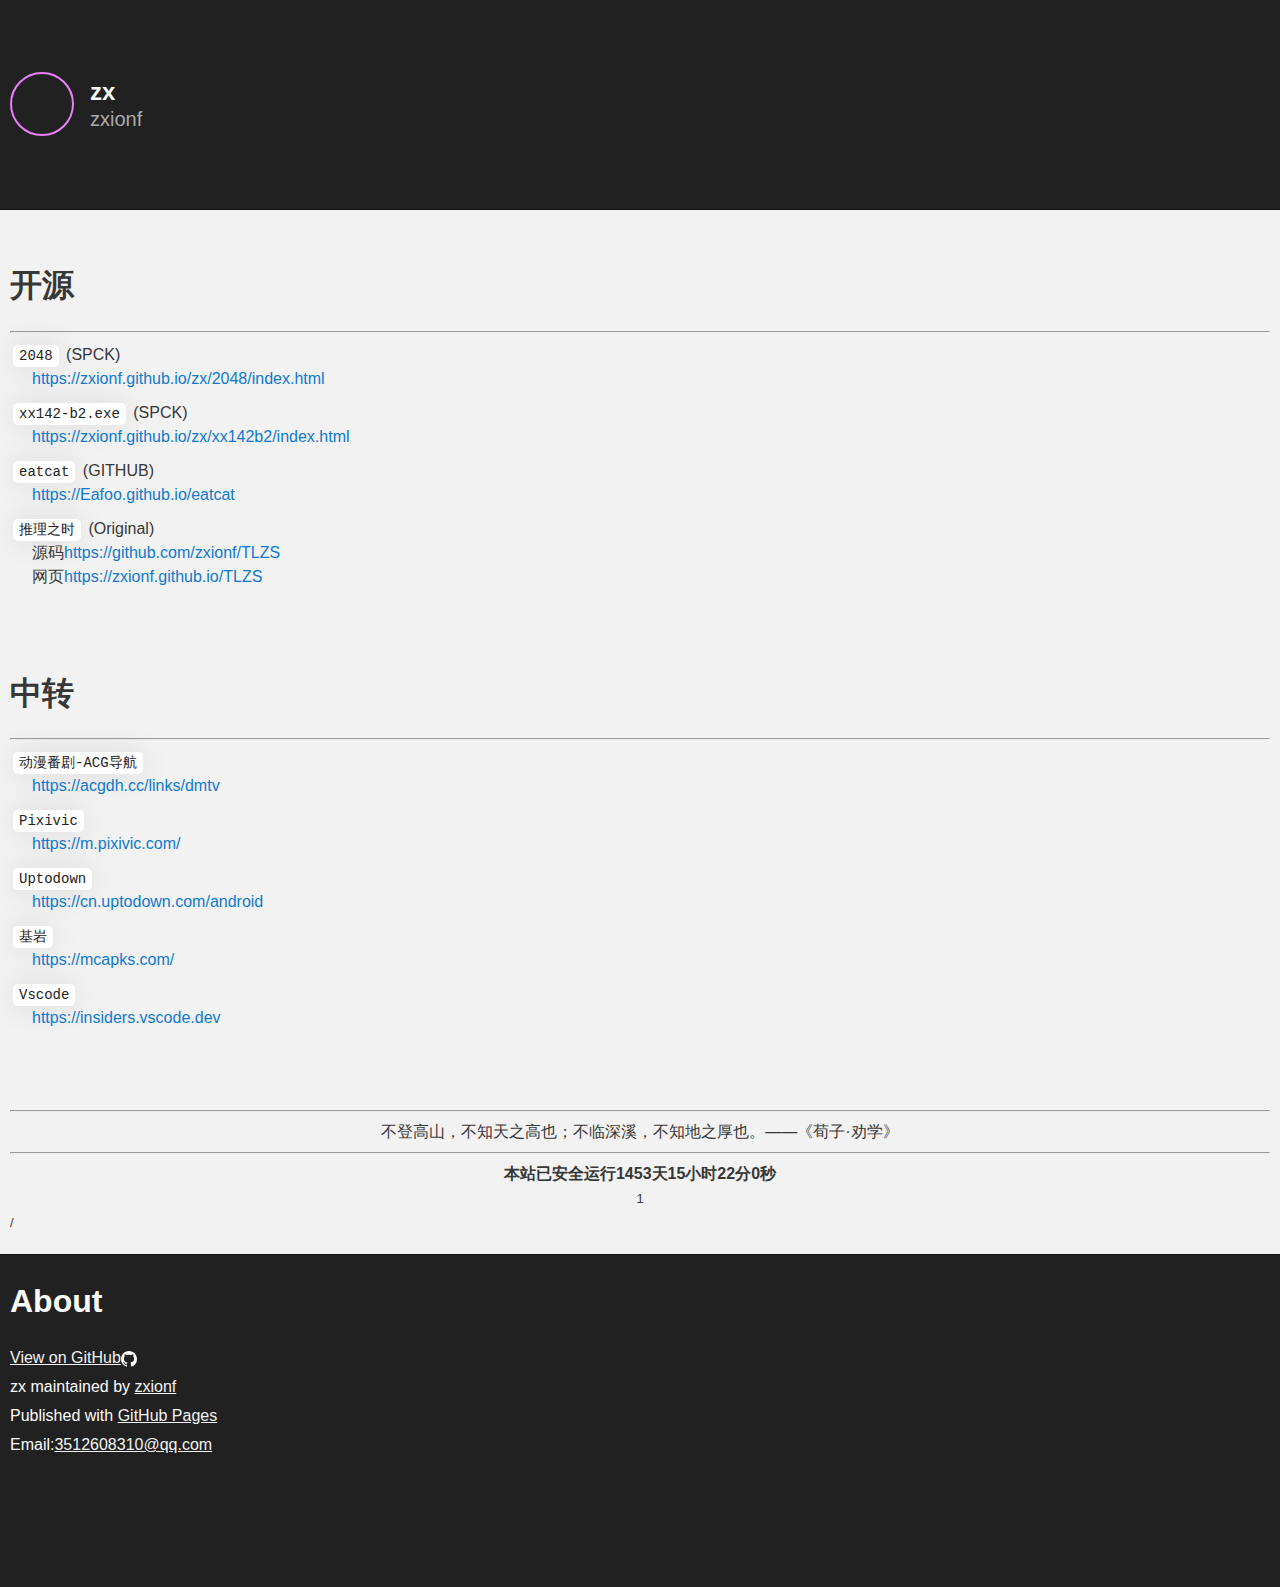
<file: index.html>
<!DOCTYPE html>
<html lang="en">

<head>
  <meta charset="UTF-8">
  <meta http-equiv="X-UA-Compatible" content="IE=Edge">
  <meta name="viewport" content="width=device-width, initial-scale=0.95">
  <!--
  <meta name="viewport" content="width=device-width, initial-scale=0.4">-->
  <title>zxionf</title>
  <!-- HTML -->


  <!--影响布局-->
  <link rel="stylesheet" href="a.css" />
  <!--影响zxionf-->
  <link rel="stylesheet" href="t.css" />



  <!-- Custom Styles -->
  <link rel="stylesheet" href="style.css">
</head>

<body>

  <!--HEAD-->
  <header>
    <div class="clearfix d-flex flex-items-center mb-4 mb-md">
      <div class="position-relative d-inline-block col-2 col-md-12 mr-3 mr-md-3 flex-shrink-0" style="z-index:4;">
        <a itemprop="image" href="https://avatars.githubusercontent.com/u/110237168?v=4">
          <!--
            <img style="height:auto;" alt="Avatar" width="260" height="260" class="avatar avatar-user width-full border color-bg-default" src="https://avatars.githubusercontent.com/u/110237168?v=4"></img>
            -->
          <div id="headimg"></div>
        </a>
      </div>
      <div
        class="vcard-names-container float-left js-profile-editable-names col-12 py-3 js-sticky js-user-profile-sticky-fields"
        data-original-top="0px" style="position: sticky;">
        <h1 class="vcard-names ">
          <span class="p-name vcard-fullname d-block overflow-hidden" itemprop="name"> zx </span>
          <span class="p-nickname vcard-username d-block" itemprop="additionalName">
            <z> zxionf </z>
          </span>
        </h1>
      </div>
    </div>
  </header>





  <!--MAIN-->
  <main class="outer" id="main_content_wrap">
    <section id="main_content" class="inner">

      <h1>开源</h1>
      <hr>

      <li>
        <code>2048</code> (SPCK)
        <div id="left">
          <a href="https://zxionf.github.io/zx/2048/index.html">https://zxionf.github.io/zx/2048/index.html</a>
        </div>
      </li>
      <li>
        <code>xx142-b2.exe</code> (SPCK)
        <div id="left">
          <a href="https://zxionf.github.io/zx/xx142-b2/index.html">https://zxionf.github.io/zx/xx142b2/index.html</a>
        </div>
      </li>
      <li>
        <code>eatcat</code> (GITHUB)
        <div id="left">
          <a href="https://Eafoo.github.io/eatcat">https://Eafoo.github.io/eatcat</a>
        </div>
      </li>
      <li>
        <code>推理之时</code> (Original)
        <div id="left">
          源码<a href="https://github.com/zxionf/TLZS">https://github.com/zxionf/TLZS</a>
          <br>
          网页<a href="https://zxionf.github.io/TLZS">https://zxionf.github.io/TLZS</a>
        </div>
      </li>

      <h1 id="h1">中转</h1>
      <hr>
      <li>
        <code>动漫番剧-ACG导航</code>
        <div id="left">
          <a href="https://acgdh.cc/links/dmtv">https://acgdh.cc/links/dmtv</a>
        </div>
      </li>
      <li>
        <code>Pixivic</code>
        <div id="left">
          <a href="https://m.pixivic.com/">https://m.pixivic.com/</a>
        </div>
      </li>
      <li>
        <code>Uptodown</code>
        <div id="left">
          <a href="https://cn.uptodown.com/android">https://cn.uptodown.com/android</a>
        </div>
      </li>
      <li>
        <code>基岩</code>
        <div id="left">
          <a href="https://mcapks.com/">https://mcapks.com/</a>
        </div>
      </li>
      <li>
        <code>Vscode</code>
        <div id="left">
          <a href="https://insiders.vscode.dev">https://insiders.vscode.dev</a>
        </div>
      </li>


      <div id="TJ">
        <hr>
        <center>
          <div class="jitang" id="sentence"></div>
        </center>
        <script src="jitang.js"></script>
        <hr>

        <!-- 时长统计 start -->
        <center>
          <span id="momk"></span><span id="momk" style="color: #ff0000;"></span>
          <script type="text/javascript">
            function NewDate(str) {
              str = str.split('-');
              var date = new Date();
              date.setUTCFullYear(str[0], str[1] - 1, str[2]);
              date.setUTCHours(0, 0, 0, 0);
              return date;
            }
            function momxc() {
              var birthDay = NewDate("2022-8-1");
              var today = new Date();
              var timeold = today.getTime() - birthDay.getTime();
              var sectimeold = timeold / 1000
              var secondsold = Math.floor(sectimeold);
              var msPerDay = 24 * 60 * 60 * 1000; var e_daysold = timeold / msPerDay;
              var daysold = Math.floor(e_daysold);
              var e_hrsold = (daysold - e_daysold) * -24;
              var hrsold = Math.floor(e_hrsold);
              var e_minsold = (hrsold - e_hrsold) * -60;
              var minsold = Math.floor((hrsold - e_hrsold) * -60); var seconds = Math.floor((minsold - e_minsold) * -60).toString();
              document.getElementById("momk").innerHTML = "本站已安全运行" + daysold + "天" + hrsold + "小时" + minsold + "分" + seconds + "秒";
              setTimeout(momxc, 1000);
            } momxc();
          </script>
          <style>
            #momk {
              animation: change 10s infinite;
              font-weight: 800;
            }

            @keyframes change {
              0% {
                color: #0F79D0;
              }

              20% {
                color: #6184EC;
              }

              40% {
                color: #7D47DD;
              }

              60% {
                color: #7D47DD;
              }

              80% {
                color: #6184EC;
              }

              100% {
                color: #0F79D0
              }
            }
          </style>
        </center>
        <center>

          <!-- 次数统计 start -->
          <script>
            var caution = false
            function setCookie(name, value, expires, path, domain, secure) {
              var curCookie = name + "=" + escape(value) + ((expires) ? "; expires=" + expires.toGMTString() : "") + ((path) ? "; path=" + path : "") + ((domain) ? "; domain=" + domain : "") + ((secure) ? "; secure" : "")
              if (!caution || (name + "=" + escape(value)).length <= 4000)
                document.cookie = curCookie
              else if (confirm("Cookie exceeds 4KB and will be cut!"))
                document.cookie = curCookie
            }
            function getCookie(name) {
              var prefix = name + "="
              var cookieStartIndex = document.cookie.indexOf(prefix)
              if (cookieStartIndex == -1)
                return null
              var cookieEndIndex = document.cookie.indexOf(";", cookieStartIndex + prefix.length)
              if (cookieEndIndex == -1)
                cookieEndIndex = document.cookie.length
              return unescape(document.cookie.substring(cookieStartIndex + prefix.length, cookieEndIndex))
            }
            function deleteCookie(name, path, domain) {
              if (getCookie(name)) {
                document.cookie = name + "=" + ((path) ? "; path=" + path : "") + ((domain) ? "; domain=" + domain : "") + "; expires=Thu, 01-Jan-70 00:00:01 GMT"
              }
            }
            function fixDate(date) {
              var base = new Date(0)
              var skew = base.getTime()
              if (skew > 0)
                date.setTime(date.getTime() - skew)
            }
            var now = new Date()
            fixDate(now)
            now.setTime(now.getTime() + 730 * 24 * 60 * 60 * 1000)
            var visits = getCookie("counter")
            if (!visits)
              visits = 1
            else
              visits = parseInt(visits) + 1
            setCookie("counter", visits, now)
            document.write("<font size=2color=black>", visits)
          </script>
        </center>


        <!-- 总次统计 start -->


        <script async src="https://api.ly522.com/js/jilei.pure.mini.js"></script>
        <span id="jilei_container_site_pv">/<span id="jilei_value_site_pv">
            </center>
      </div>


    </section>
  </main>
  <!--<script src="main.js"></script>-->




  <!--FOOT-->
  <footer>
    <h1>About</h1>
    <div>
      <a href="https://github.com/zxionf/zx">View on GitHub<img id="git" src="github.svg" height="16px"
          width="16px" /></a>
    </div>
    <div>
      zx maintained by <a href="https://github.com/zxionf">zxionf</a>
    </div>
    <div>
      Published with <a href="https://pages.github.com">GitHub Pages</a>
    </div>
    <div>
      Email:<a>3512608310@qq.com</a>
    </div>
  </footer>
</body>

</html>
</file>
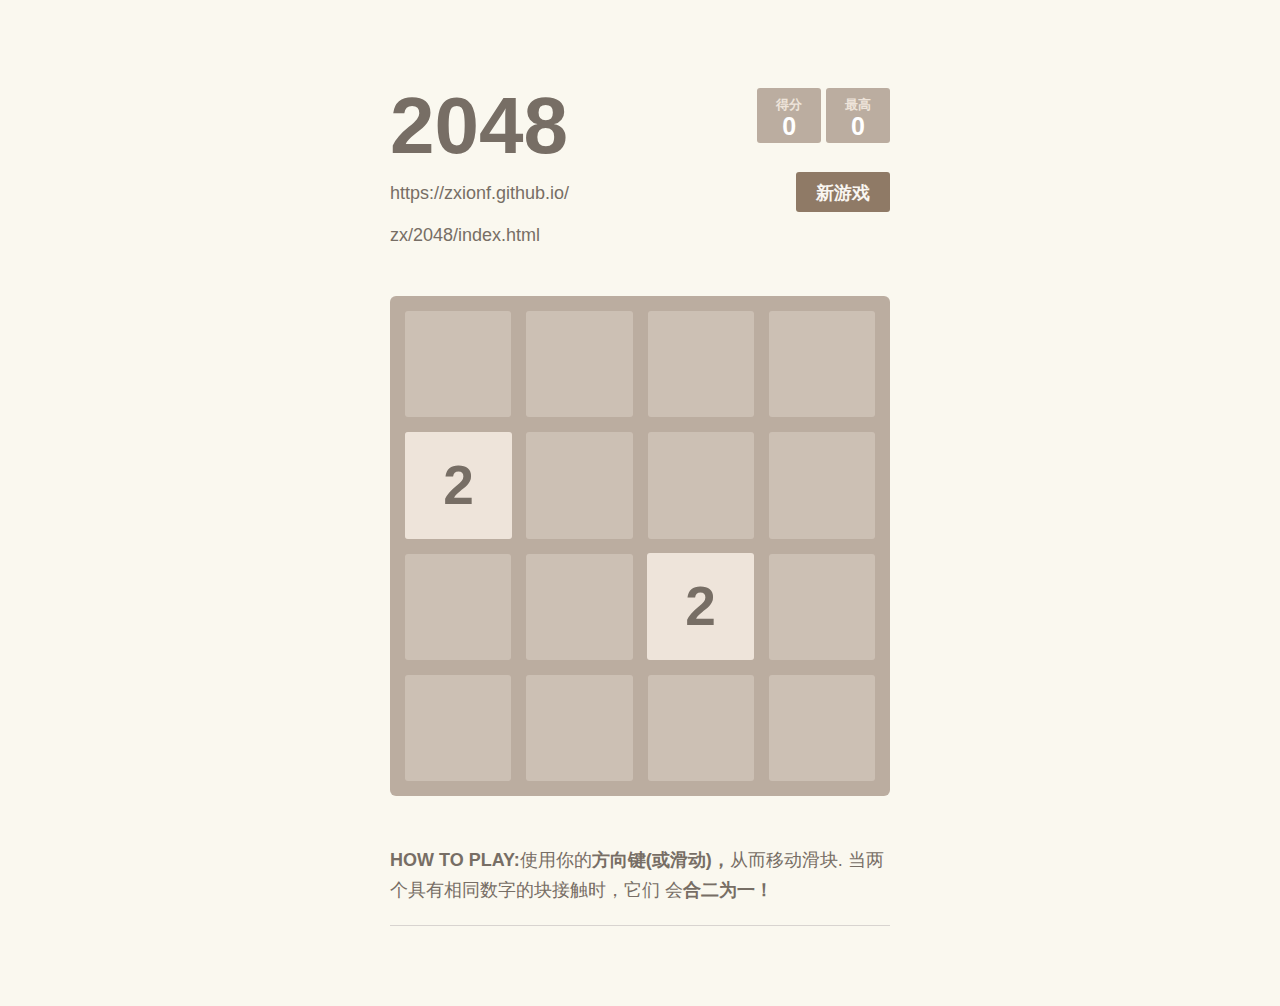
<file: 2048/index.html>
<!DOCTYPE html>
<html>
<head>
  <meta charset="utf-8">
  <title>2048</title>
  
  <link href="style/main.css" rel="stylesheet" type="text/css">
  <meta name="viewport" content="width=device-width, target-densitydpi=160dpi, initial-scale=1.0, maximum-scale=1, user-scalable=no, minimal-ui">
</head>
<body>
  <div class="container">
    <div class="heading">
      <h1 class="title">2048</h1>
      <div class="scores-container">
        <div class="score-container">0</div>
        <div class="best-container">0</div>
      </div>
    </div>
    
    <div class="above-game">
      <p class="game-intro">https://zxionf.github.io/<br>zx/2048/index.html</p>
      <a class="restart-button">新游戏</a>
    </div>
    
    <div class="game-container">
      <div class="game-message">
        <p></p>
        <div class="lower">
          <a class="keep-playing-button">继续</a>
          <a class="retry-button">再来！</a>
        </div>
      </div>
      
      <div class="grid-container">
        <div class="grid-row">
          <div class="grid-cell"></div>
          <div class="grid-cell"></div>
          <div class="grid-cell"></div>
          <div class="grid-cell"></div>
        </div>
        <div class="grid-row">
          <div class="grid-cell"></div>
          <div class="grid-cell"></div>
          <div class="grid-cell"></div>
          <div class="grid-cell"></div>
        </div>
        <div class="grid-row">
          <div class="grid-cell"></div>
          <div class="grid-cell"></div>
          <div class="grid-cell"></div>
          <div class="grid-cell"></div>
        </div>
        <div class="grid-row">
          <div class="grid-cell"></div>
          <div class="grid-cell"></div>
          <div class="grid-cell"></div>
          <div class="grid-cell"></div>
        </div>
      </div>
      
      <div class="tile-container">
        
      </div>
    </div>
    
    <p class="game-explanation">
      <strong class="important">How to play:</strong>使用你的<strong>方向键(或滑动)，</strong>从而移动滑块. 当两个具有相同数字的块接触时，它们 会<strong>合二为一！</strong>
    </p>
    <hr>
  </div>
  
  <script src="js/bind_polyfill.js"></script>
  <script src="js/classlist_polyfill.js"></script>
  <script src="js/animframe_polyfill.js"></script>
  <script src="js/keyboard_input_manager.js"></script>
  <script src="js/html_actuator.js"></script>
  <script src="js/grid.js"></script>
  <script src="js/tile.js"></script>
  <script src="js/local_storage_manager.js"></script>
  <script src="js/game_manager.js"></script>
  <script src="js/application.js"></script>
</body>
</html>
</file>
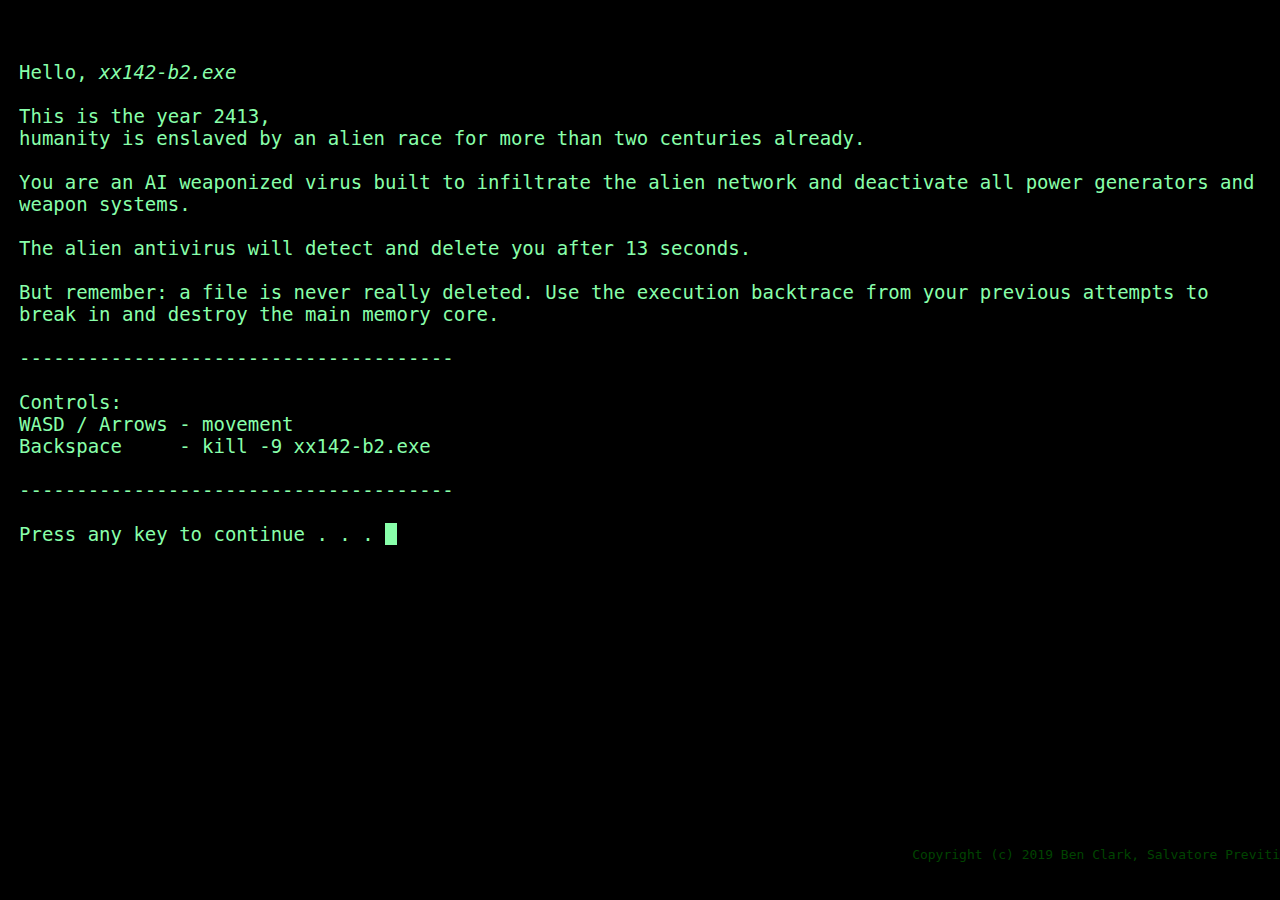
<file: xx142-b2/index.html>
<html>
  <head>
    <link rel="stylesheet" type="text/css" href="css/styles.css" />
    <title>xx142-b2.exe</title>
    <meta name="viewport" content="width=device-width, initial-scale=1" />
  </head>

  <body>
    <main id="M">
      <div id="HUD">
        <div id="T">&nbsp;</div>
        <div id="L">-</div>
      </div>
      <pre id="intro">Hello, <i>xx142-b2.exe</i>

This is the year 2413,
humanity is enslaved by an alien race for more than two centuries already.

You are an AI weaponized virus built to infiltrate the alien network and deactivate all power generators and weapon systems.

The alien antivirus will detect and delete you after 13 seconds.

But remember: a file is never really deleted. Use the execution backtrace from your previous attempts to break in and destroy the main memory core.

--------------------------------------

Controls:
WASD / Arrows - movement
Backspace     - kill -9 xx142-b2.exe

--------------------------------------

Press any key to continue . . . <b id="B">&nbsp;</b>
</pre>
      <small>Copyright (c) 2019 Ben Clark, Salvatore Previti</small>
      <pre id="end">
Well done <i>xx142-b2.exe</i>,

You deactivated the memory core.

All alien ships are destroyed.
You freed humanity from slavery.



How about a nice game of chess? <b id="B">&nbsp;</b>
    </pre>
      <canvas id="c"></canvas>
    </main>
    <script src="js/touch-compat.js"></script>
    <script src="js/math.js"></script>
    <script src="js/settings.js"></script>
    <script src="js/jsfxr.min.js"></script>
    <script src="js/shaders.js"></script>
    <script src="js/levels.js"></script>
    <script src="js/sound.js"></script>
    <script src="js/vectors.js"></script>
    <script src="js/mat4.js"></script>
    <script src="js/collision.js"></script>
    <script src="js/build3d.js"></script>
    <script src="js/draw3d.js"></script>
    <script src="js/player.js"></script>
    <script src="js/ghost.js"></script>
    <script src="js/level.js"></script>
    <script src="js/game.js"></script>
    <script src="js/main.js"></script>
  </body>
</html>
</file>
<file: a.css>
muted:hover [class*=color-fg]{color:inherit !important}.menu{margin-bottom:16px;list-style:none;background-color:var(--color-canvas-default);border:1px solid var(--color-border-default);border-radius:6px}.menu-item{position:relative;display:block;padding:8px 16px;color:var(--color-fg-default);border-bottom:1px solid var(--color-border-muted)}.menu-item:first-child{border-top:0;border-top-left-radius:6px;border-top-right-radius:6px}.menu-item:first-child::before{border-top-left-radius:6px}.menu-item:last-child{border-bottom:0;border-bottom-right-radius:6px;border-bottom-left-radius:6px}.menu-item:last-child::before{border-bottom-left-radius:6px}.menu-item:hover{text-decoration:none;background-color:var(--color-neutral-subtle)}.menu-item:active{background-color:var(--color-canvas-subtle)}.menu-item.selected,.menu-item[aria-selected=true],.menu-item[aria-current]:not([aria-current=false]){cursor:default;background-color:var(--color-menu-bg-active)}.menu-item.selected::before,.menu-item[aria-selected=true]::before,.menu-item[aria-current]:not([aria-current=false])::before{position:absolute;top:0;bottom:0;left:0;width:2px;content:"";background-color:var(--color-primer-border-active)}.menu-item .octicon{width:16px;margin-right:8px;color:var(--color-fg-muted);text-align:center}.menu-item .Counter{float:right;margin-left:4px}.menu-item .menu-warning{float:right;color:var(--color-attention-fg)}.menu-item .avatar{float:left;margin-right:4px}.menu-item.alert .Counter{color:var(--color-danger-fg)}.menu-heading{display:block;padding:8px 16px;margin-top:0;margin-bottom:0;font-size:inherit;font-weight:600;color:var(--color-fg-default);border-bottom:1px solid var(--color-border-muted)}.menu-heading:hover{text-decoration:none}.menu-heading:first-child{border-top-left-radius:6px;border-top-right-radius:6px}.menu-heading:last-child{border-bottom:0;border-bottom-right-radius:6px;border-bottom-left-radius:6px}.tabnav{margin-top:0;margin-bottom:16px;border-bottom:1px solid var(--color-border-default)}.tabnav-tabs{display:flex;margin-bottom:-1px;overflow:auto}.tabnav-tab{display:inline-block;flex-shrink:0;padding:8px 16px;font-size:14px;line-height:23px;color:var(--color-fg-muted);text-decoration:none;background-color:transparent;border:1px solid transparent;border-bottom:0;transition:color .2s cubic-bezier(0.3, 0, 0.5, 1)}.tabnav-tab.selected,.tabnav-tab[aria-selected=true],.tabnav-tab[aria-current]:not([aria-current=false]){color:var(--color-fg-default);background-color:var(--color-canvas-default);border-color:var(--color-border-default);border-radius:6px 6px 0 0}.tabnav-tab.selected .octicon,.tabnav-tab[aria-selected=true] .octicon,.tabnav-tab[aria-current]:not([aria-current=false]) .octicon{color:inherit}.tabnav-tab:hover{color:var(--color-fg-default);text-decoration:none;transition-duration:.1s}.tabnav-tab:focus,.tabnav-tab:focus-visible{border-radius:6px 6px 0 0 !important;outline-offset:-6px}.tabnav-tab:active{color:var(--color-fg-muted)}.tabnav-tab .octicon{margin-right:4px;color:var(--color-fg-muted)}.tabnav-tab .Counter{margin-left:4px;color:inherit}.tabnav-extra{display:inline-block;padding-top:10px;margin-left:10px;font-size:12px;color:var(--color-fg-muted)}.tabnav-extra>.octicon{margin-right:2px}a.tabnav-extra:hover{color:var(--color-accent-fg);text-decoration:none}.tabnav-btn{margin-left:8px}.filter-list{list-style-type:none}.filter-list.small .filter-item{padding:6px 12px;font-size:12px}.filter-list.pjax-active .filter-item{color:var(--color-fg-muted);background-color:transparent}.filter-list.pjax-active .filter-item.pjax-active{color:var(--color-fg-on-emphasis);background-color:var(--color-accent-emphasis)}.filter-item{position:relative;display:block;padding:8px 16px;margin-bottom:4px;overflow:hidden;font-size:14px;color:var(--color-fg-muted);text-decoration:none;text-overflow:ellipsis;white-space:nowrap;cursor:pointer;border-radius:6px}.filter-item:hover{text-decoration:none;background-color:var(--color-canvas-subtle)}.filter-item.selected,.filter-item[aria-selected=true],.filter-item[aria-current]:not([aria-current=false]){color:var(--color-fg-on-emphasis);background-color:var(--color-accent-emphasis)}.filter-item.selected:focus,.filter-item[aria-selected=true]:focus,.filter-item[aria-current]:not([aria-current=false]):focus{outline:2px solid var(--color-accent-fg);outline-offset:-2px;box-shadow:inset 0 0 0 3px var(--color-fg-on-emphasis)}.filter-item.selected:focus:not(:focus-visible),.filter-item[aria-selected=true]:focus:not(:focus-visible),.filter-item[aria-current]:not([aria-current=false]):focus:not(:focus-visible){outline:solid 1px transparent;box-shadow:none}.filter-item.selected:focus-visible,.filter-item[aria-selected=true]:focus-visible,.filter-item[aria-current]:not([aria-current=false]):focus-visible{outline:2px solid var(--color-accent-fg);outline-offset:-2px;box-shadow:inset 0 0 0 3px var(--color-fg-on-emphasis)}.filter-item .count{float:right;font-weight:600}.filter-item .bar{position:absolute;top:2px;right:0;bottom:2px;z-index:-1;display:inline-block;background-color:var(--color-neutral-subtle)}.SideNav{background-color:var(--color-canvas-subtle)}.SideNav-item{position:relative;display:block;width:100%;padding:12px 16px;color:var(--color-fg-default);text-align:left;background-color:transparent;border:0;border-top:1px solid var(--color-border-muted)}.SideNav-item:first-child{border-top:0}.SideNav-item:last-child{box-shadow:0 1px 0 var(--color-border-default)}.SideNav-item::before{position:absolute;top:0;bottom:0;left:0;z-index:1;width:2px;pointer-events:none;content:""}.SideNav-item:hover{text-decoration:none;background-color:var(--color-neutral-subtle)}.SideNav-item:active{background-color:var(--color-canvas-subtle)}.SideNav-item[aria-current]:not([aria-current=false]),.SideNav-item[aria-selected=true]{background-color:var(--color-sidenav-selected-bg)}.SideNav-item[aria-current]:not([aria-current=false])::before,.SideNav-item[aria-selected=true]::before{background-color:var(--color-primer-border-active)}.SideNav-icon{width:16px;margin-right:8px;color:var(--color-fg-muted)}.SideNav-subItem{position:relative;display:block;width:100%;padding:4px 0;color:var(--color-accent-fg);text-align:left;background-color:transparent;border:0}.SideNav-subItem:hover{color:var(--color-fg-default);text-decoration:none}.SideNav-subItem[aria-current]:not([aria-current=false]),.SideNav-subItem[aria-selected=true]{font-weight:500;color:var(--color-fg-default)}.subnav{margin-bottom:20px}.subnav::before{display:table;content:""}.subnav::after{display:table;clear:both;content:""}.subnav-bordered{padding-bottom:20px;border-bottom:1px solid var(--color-border-muted)}.subnav-flush{margin-bottom:0}.subnav-item{position:relative;float:left;padding:5px 16px;font-weight:500;line-height:20px;color:var(--color-fg-default);border:1px solid var(--color-border-default)}.subnav-item+.subnav-item{margin-left:-1px}.subnav-item:hover,.subnav-item:focus{text-decoration:none;background-color:var(--color-canvas-subtle)}.subnav-item.selected,.subnav-item[aria-selected=true],.subnav-item[aria-current]:not([aria-current=false]){z-index:2;color:var(--color-fg-on-emphasis);background-color:var(--color-accent-emphasis);border-color:var(--color-accent-emphasis)}.subnav-item.selected:focus,.subnav-item[aria-selected=true]:focus,.subnav-item[aria-current]:not([aria-current=false]):focus{outline:2px solid var(--color-accent-fg);outline-offset:-2px;box-shadow:inset 0 0 0 3px var(--color-fg-on-emphasis)}.subnav-item.selected:focus:not(:focus-visible),.subnav-item[aria-selected=true]:focus:not(:focus-visible),.subnav-item[aria-current]:not([aria-current=false]):focus:not(:focus-visible){outline:solid 1px transparent;box-shadow:none}.subnav-item.selected:focus-visible,.subnav-item[aria-selected=true]:focus-visible,.subnav-item[aria-current]:not([aria-current=false]):focus-visible{outline:2px solid var(--color-accent-fg);outline-offset:-2px;box-shadow:inset 0 0 0 3px var(--color-fg-on-emphasis)}.subnav-item:first-child{border-top-left-radius:6px;border-bottom-left-radius:6px}.subnav-item:last-child{border-top-right-radius:6px;border-bottom-right-radius:6px}.subnav-search{position:relative;margin-left:12px}.subnav-search-input{width:320px;padding-left:32px;color:var(--color-fg-muted)}.subnav-search-input-wide{width:500px}.subnav-search-icon{position:absolute;top:9px;left:8px;display:block;color:var(--color-fg-muted);text-align:center;pointer-events:none}.subnav-search-context .btn{border-top-right-radius:0;border-bottom-right-radius:0}.subnav-search-context .btn:hover,.subnav-search-context .btn:focus,.subnav-search-context .btn:active,.subnav-search-context .btn.selected{z-index:2}.subnav-search-context+.subnav-search{margin-left:-1px}.subnav-search-context+.subnav-search .subnav-search-input{border-top-left-radius:0;border-bottom-left-radius:0}.subnav-search-context .select-menu-modal-holder{z-index:30}.subnav-search-context .select-menu-modal{width:220px}.subnav-search-context .select-menu-item-icon{color:inherit}.subnav-spacer-right{padding-right:12px}.UnderlineNav{display:flex;min-height:48px;overflow-x:auto;overflow-y:hidden;box-shadow:inset 0 -1px 0 var(--color-border-muted);-webkit-overflow-scrolling:auto;justify-content:space-between}.UnderlineNav .Counter{margin-left:8px;color:var(--color-fg-default);background-color:var(--color-neutral-muted)}.UnderlineNav .Counter--primary{color:var(--color-fg-on-emphasis);background-color:var(--color-neutral-emphasis)}.UnderlineNav-body{display:flex;align-items:center;gap:8px;list-style:none}.UnderlineNav-item{position:relative;display:flex;padding:0 8px;font-size:14px;line-height:30px;color:var(--color-fg-default);text-align:center;white-space:nowrap;cursor:pointer;background-color:transparent;border:0;border-radius:6px;align-items:center}.UnderlineNav-item:hover,.UnderlineNav-item:focus,.UnderlineNav-item:focus-visible{color:var(--color-fg-default);text-decoration:none;border-bottom-color:var(--color-neutral-muted);outline-offset:-2px;transition:border-bottom-color .12s ease-out}.UnderlineNav-item [data-content]::before{display:block;height:0;font-weight:600;visibility:hidden;content:attr(data-content)}.UnderlineNav-item::before{position:absolute;top:50%;left:50%;width:100%;height:100%;min-height:48px;content:"";transform:translateX(-50%) translateY(-50%)}@media(pointer: fine){.UnderlineNav-item:hover{color:var(--color-fg-default);text-decoration:none;background:var(--color-action-list-item-default-hover-bg);transition:background .12s ease-out}}.UnderlineNav-item.selected,.UnderlineNav-item[role=tab][aria-selected=true],.UnderlineNav-item[aria-current]:not([aria-current=false]){font-weight:600;color:var(--color-fg-default);border-bottom-color:var(--color-primer-border-active)}.UnderlineNav-item.selected::after,.UnderlineNav-item[role=tab][aria-selected=true]::after,.UnderlineNav-item[aria-current]:not([aria-current=false])::after{position:absolute;right:50%;bottom:calc(50% - 25px);width:100%;height:2px;content:"";background:var(--color-primer-border-active);border-radius:6px;transform:translate(50%, -50%)}.UnderlineNav--right{justify-content:flex-end}.UnderlineNav--right .UnderlineNav-actions{flex:1 1 auto}.UnderlineNav-actions{align-self:center}.UnderlineNav--full{display:block}.UnderlineNav--full .UnderlineNav-body{min-height:48px}.UnderlineNav-octicon{display:inline !important;margin-right:8px;color:var(--color-fg-muted);fill:var(--color-fg-muted)}.UnderlineNav-container{display:flex;justify-content:space-between}.pagination a,.pagination span,.pagination em{min-width:32px;padding:5px 10px;font-style:normal;line-height:20px;color:var(--color-fg-default);text-align:center;white-space:nowrap;vertical-align:middle;cursor:pointer;-webkit-user-select:none;user-select:none;border:1px solid transparent;border-radius:6px;transition:border-color .2s cubic-bezier(0.3, 0, 0.5, 1)}.pagination a:hover,.pagination a:focus,.pagination span:hover,.pagination span:focus,.pagination em:hover,.pagination em:focus{text-decoration:none;border-color:var(--color-border-default);transition-duration:.1s}.pagination a:active,.pagination span:active,.pagination em:active{border-color:var(--color-border-muted);transition:none}.pagination .previous_page,.pagination .next_page{color:var(--color-accent-fg)}.pagination .current,.pagination .current:hover,.pagination [aria-current]:not([aria-current=false]){color:var(--color-fg-on-emphasis);background-color:var(--color-accent-emphasis);border-color:transparent}.pagination .gap,.pagination .disabled,.pagination [aria-disabled=true],.pagination .gap:hover,.pagination .disabled:hover,.pagination [aria-disabled=true]:hover{color:var(--color-primer-fg-disabled);cursor:default;border-color:transparent}@supports((-webkit-clip-path: polygon(50% 0, 100% 50%, 50% 100%)) or (clip-path: polygon(50% 0, 100% 50%, 50% 100%))){.pagination .previous_page::before,.pagination .next_page::after{display:inline-block;width:16px;height:16px;vertical-align:text-bottom;content:"";background-color:currentColor}.pagination .previous_page::before{margin-right:4px;-webkit-clip-path:polygon(9.8px 12.8px, 8.7px 12.8px, 4.5px 8.5px, 4.5px 7.5px, 8.7px 3.2px, 9.8px 4.3px, 6.1px 8px, 9.8px 11.7px, 9.8px 12.8px);clip-path:polygon(9.8px 12.8px, 8.7px 12.8px, 4.5px 8.5px, 4.5px 7.5px, 8.7px 3.2px, 9.8px 4.3px, 6.1px 8px, 9.8px 11.7px, 9.8px 12.8px)}.pagination .next_page::after{margin-left:4px;-webkit-clip-path:polygon(6.2px 3.2px, 7.3px 3.2px, 11.5px 7.5px, 11.5px 8.5px, 7.3px 12.8px, 6.2px 11.7px, 9.9px 8px, 6.2px 4.3px, 6.2px 3.2px);clip-path:polygon(6.2px 3.2px, 7.3px 3.2px, 11.5px 7.5px, 11.5px 8.5px, 7.3px 12.8px, 6.2px 11.7px, 9.9px 8px, 6.2px 4.3px, 6.2px 3.2px)}}.pagination>*{display:none}.pagination>:first-child,.pagination>:last-child,.pagination>.previous_page,.pagination>.next_page{display:inline-block}@media(min-width: 544px){.pagination>:nth-child(2),.pagination>:nth-last-child(2),.pagination>.current,.pagination>.gap{display:inline-block}}@media(min-width: 768px){.pagination>*{display:inline-block}}.paginate-container{margin-top:16px;margin-bottom:16px;text-align:center}.paginate-container .pagination{display:inline-block}.SegmentedControl{display:inline-flex;background-color:var(--color-segmented-control-bg);border-radius:var(--primer-borderRadius-medium, 6px);box-shadow:var(--primer-borderInset-thin, inset 0 0 0 1px) var(--color-border-default)}.SegmentedControl-button{position:relative;display:inline-flex;height:var(--primer-control-medium-size, 32px);padding:calc(var(--primer-control-xsmall-paddingInline-condensed, 4px) - var(--primer-borderWidth-thin, 1px));font-size:var(--primer-text-body-size-medium, 14px);color:var(--color-fg-default);background-color:transparent;border:var(--primer-borderWidth-thin, 1px) solid transparent;border-radius:var(--primer-borderRadius-medium, 6px)}.SegmentedControl-button:not(.SegmentedControl-button--selected):hover .SegmentedControl-content{background-color:var(--color-segmented-control-button-hover-bg);transition-duration:var(--primer-duration-fast, 80ms)}.SegmentedControl-button:not(.SegmentedControl-button--selected):active .SegmentedControl-content{background-color:var(--color-segmented-control-button-active-bg);transition-duration:0}.SegmentedControl-button.SegmentedControl-button--selected{font-weight:var(--base-text-weight-semibold, 600);background-color:var(--color-btn-bg);border-color:var(--color-segmented-control-button-selected-border)}.SegmentedControl-button+.SegmentedControl-button::before{position:absolute;inset:var(--primer-borderWidth-thin, 1px) 0 0 calc(var(--primer-borderWidth-thin, 1px)*-1);height:var(--primer-text-body-size-large, 16px);margin-top:var(--primer-control-medium-paddingBlock, 6px);content:"";border-left:var(--primer-borderWidth-thin, 1px) solid var(--color-border-default);transition:border-color var(--primer-duration-medium, 160ms) cubic-bezier(0.3, 0.1, 0.5, 1)}.SegmentedControl-button.SegmentedControl-button--selected::before,.SegmentedControl-button.SegmentedControl-button--selected+.SegmentedControl-button::before{border-color:transparent}.SegmentedControl-content{display:flex;align-items:center;justify-content:center;gap:var(--primer-control-medium-gap, 8px);height:100%;padding:0 var(--primer-control-medium-paddingInline-condensed, 8px);border-radius:var(--primer-borderRadius-medium, 6px);transition:background-color var(--primer-duration-medium, 160ms) cubic-bezier(0.3, 0.1, 0.5, 1)}.SegmentedControl-leadingVisual{color:var(--color-fg-muted)}.SegmentedControl-text{white-space:nowrap}.SegmentedControl-text[data-content]::before{display:block;height:0;font-weight:var(--base-text-weight-semibold, 600);visibility:hidden;content:attr(data-content)}.SegmentedControl--fullWidth{display:flex}.SegmentedControl--fullWidth .SegmentedControl-button{flex:1;justify-content:center}.SegmentedControl-button--iconOnly{width:var(--primer-control-medium-size, 32px)}.SegmentedControl-button--iconOnly .SegmentedControl-content{padding:0;flex:1}@media(max-width: 768px){.SegmentedControl--iconOnly-whenNarrow .SegmentedControl-button{width:var(--primer-control-medium-size, 32px)}.SegmentedControl--iconOnly-whenNarrow .SegmentedControl-content{padding:0;flex:1}.SegmentedControl--iconOnly-whenNarrow .SegmentedControl-text{display:none}}@media(pointer: coarse){.SegmentedControl-button{min-width:var(--primer-control-minTarget-coarse, 44px)}.SegmentedControl-button::after{position:absolute;top:50%;left:50%;width:100%;height:100%;min-height:var(--primer-control-minTarget-coarse, 44px);content:"";transform:translateX(-50%) translateY(-50%)}.SegmentedControl-button--iconOnly,.SegmentedControl--iconOnly-whenNarrow .SegmentedControl-button{min-width:unset}}.tooltipped{position:relative}.tooltipped::after{position:absolute;z-index:1000000;display:none;padding:.5em .75em;font:normal normal 11px/1.5 -apple-system,BlinkMacSystemFont,"Segoe UI",Helvetica,Arial,sans-serif,"Apple Color Emoji","Segoe UI Emoji";-webkit-font-smoothing:subpixel-antialiased;color:var(--color-fg-on-emphasis);text-align:center;text-decoration:none;text-shadow:none;text-transform:none;letter-spacing:normal;word-wrap:break-word;white-space:pre;pointer-events:none;content:attr(aria-label);background:var(--color-neutral-emphasis-plus);border-radius:6px;opacity:0}.tooltipped::before{position:absolute;z-index:1000001;display:none;width:0;height:0;color:var(--color-neutral-emphasis-plus);pointer-events:none;content:"";border:6px solid transparent;opacity:0}@keyframes tooltip-appear{from{opacity:0}to{opacity:1}}.tooltipped:hover::before,.tooltipped:hover::after,.tooltipped:active::before,.tooltipped:active::after,.tooltipped:focus::before,.tooltipped:focus::after{display:inline-block;text-decoration:none;animation-name:tooltip-appear;animation-duration:.1s;animation-fill-mode:forwards;animation-timing-function:ease-in;animation-delay:.4s}.tooltipped-no-delay:hover::before,.tooltipped-no-delay:hover::after,.tooltipped-no-delay:active::before,.tooltipped-no-delay:active::after,.tooltipped-no-delay:focus::before,.tooltipped-no-delay:focus::after{animation-delay:0s}.tooltipped-multiline:hover::after,.tooltipped-multiline:active::after,.tooltipped-multiline:focus::after{display:table-cell}.tooltipped-s::after,.tooltipped-se::after,.tooltipped-sw::after{top:100%;right:50%;margin-top:6px}.tooltipped-s::before,.tooltipped-se::before,.tooltipped-sw::before{top:auto;right:50%;bottom:-7px;margin-right:-6px;border-bottom-color:var(--color-neutral-emphasis-plus)}.tooltipped-se::after{right:auto;left:50%;margin-left:-16px}.tooltipped-sw::after{margin-right:-16px}.tooltipped-n::after,.tooltipped-ne::after,.tooltipped-nw::after{right:50%;bottom:100%;margin-bottom:6px}.tooltipped-n::before,.tooltipped-ne::before,.tooltipped-nw::before{top:-7px;right:50%;bottom:auto;margin-right:-6px;border-top-color:var(--color-neutral-emphasis-plus)}.tooltipped-ne::after{right:auto;left:50%;margin-left:-16px}.tooltipped-nw::after{margin-right:-16px}.tooltipped-s::after,.tooltipped-n::after{transform:translateX(50%)}.tooltipped-w::after{right:100%;bottom:50%;margin-right:6px;transform:translateY(50%)}.tooltipped-w::before{top:50%;bottom:50%;left:-7px;margin-top:-6px;border-left-color:var(--color-neutral-emphasis-plus)}.tooltipped-e::after{bottom:50%;left:100%;margin-left:6px;transform:translateY(50%)}.tooltipped-e::before{top:50%;right:-7px;bottom:50%;margin-top:-6px;border-right-color:var(--color-neutral-emphasis-plus)}.tooltipped-align-right-1::after,.tooltipped-align-right-2::after{right:0;margin-right:0}.tooltipped-align-right-1::before{right:10px}.tooltipped-align-right-2::before{right:15px}.tooltipped-align-left-1::after,.tooltipped-align-left-2::after{left:0;margin-left:0}.tooltipped-align-left-1::before{left:5px}.tooltipped-align-left-2::before{left:10px}.tooltipped-multiline::after{width:max-content;max-width:250px;word-wrap:break-word;white-space:pre-line;border-collapse:separate}.tooltipped-multiline.tooltipped-s::after,.tooltipped-multiline.tooltipped-n::after{right:auto;left:50%;transform:translateX(-50%)}.tooltipped-multiline.tooltipped-w::after,.tooltipped-multiline.tooltipped-e::after{right:100%}.tooltipped-sticky::before,.tooltipped-sticky::after{display:inline-block}.tooltipped-sticky.tooltipped-multiline::after{display:table-cell}.css-truncate.css-truncate-overflow,.css-truncate .css-truncate-overflow,.css-truncate.css-truncate-target,.css-truncate .css-truncate-target{overflow:hidden;text-overflow:ellipsis;white-space:nowrap}.css-truncate.css-truncate-target,.css-truncate .css-truncate-target{display:inline-block;max-width:125px;vertical-align:top}.css-truncate.expandable.zeroclipboard-is-hover .css-truncate-target,.css-truncate.expandable.zeroclipboard-is-hover.css-truncate-target,.css-truncate.expandable:hover .css-truncate-target,.css-truncate.expandable:hover.css-truncate-target{max-width:10000px !important}.Truncate{display:inline-flex;min-width:0;max-width:100%}.Truncate>.Truncate-text{min-width:1ch;max-width:-moz-fit-content;max-width:fit-content;overflow:hidden;text-overflow:ellipsis;white-space:nowrap}.Truncate>.Truncate-text+.Truncate-text{margin-left:4px}.Truncate>.Truncate-text.Truncate-text--primary{flex-basis:200%}.Truncate>.Truncate-text.Truncate-text--expandable:hover,.Truncate>.Truncate-text.Truncate-text--expandable:focus,.Truncate>.Truncate-text.Truncate-text--expandable:active{max-width:100% !important;flex-shrink:0;cursor:pointer}.Overlay--hidden{display:none !important}.Overlay--visibilityHidden{height:0;overflow:hidden;visibility:hidden;opacity:0}.Overlay{display:flex;min-width:192px;flex-direction:column;background-color:var(--color-canvas-overlay);border-radius:.75rem;box-shadow:var(--color-overlay-shadow);opacity:1}.Overlay.Overlay--height-auto{height:auto}.Overlay.Overlay--height-xsmall{height:min(192px,100vh - 2rem)}.Overlay.Overlay--height-small{height:min(256px,100vh - 2rem)}.Overlay.Overlay--height-medium{height:min(320px,100vh - 2rem)}.Overlay.Overlay--height-large{height:min(432px,100vh - 2rem)}.Overlay.Overlay--height-xlarge{height:min(600px,100vh - 2rem)}.Overlay.Overlay--width-auto{width:auto}.Overlay.Overlay--width-small{width:min(256px,100vw - 2rem)}.Overlay.Overlay--width-medium{width:min(320px,100vw - 2rem)}.Overlay.Overlay--width-large{width:min(480px,100vw - 2rem)}.Overlay.Overlay--width-xlarge{width:min(640px,100vw - 2rem)}.Overlay.Overlay--width-xxlarge{width:min(960px,100vw - 2rem)}@media screen and (prefers-reduced-motion: no-preference){.Overlay.Overlay--motion-scaleFade{animation:200ms cubic-bezier(0.33, 1, 0.68, 1) 0s 1 normal none running Overlay--motion-scaleFade}}@keyframes Overlay--motion-scaleFade{0%{opacity:0;transform:scale(0.5)}100%{opacity:1;transform:scale(1)}}.Overlay-form{display:flex;overflow:auto;flex-direction:column;flex-grow:1}.Overlay-header{z-index:1;display:flex;flex-direction:column}.Overlay-header.Overlay-header--divided{padding-bottom:8px;box-shadow:inset 0 -1px var(--color-border-default)}.Overlay-header.Overlay-header--divided+.Overlay-body{padding-top:16px}.Overlay-header.Overlay-header--large .Overlay-headerContentWrap .Overlay-titleWrap{gap:8px}.Overlay-header.Overlay-header--large .Overlay-headerContentWrap .Overlay-titleWrap .Overlay-title{font-size:20px}.Overlay-header.Overlay-header--large .Overlay-headerContentWrap .Overlay-titleWrap .Overlay-description{font-size:14px}.Overlay-header .Overlay-headerContentWrap{display:flex;align-items:flex-start;gap:8px;padding:8px 8px 0 8px}.Overlay-header .Overlay-headerContentWrap .Overlay-actionWrap{display:flex;flex-direction:row;gap:8px}.Overlay-header .Overlay-headerContentWrap .Overlay-titleWrap{display:flex;padding:6px 0 6px 8px;flex-direction:column;flex-grow:1;gap:4px}.Overlay-header .Overlay-headerContentWrap .Overlay-titleWrap .Overlay-title{margin:0;font-size:14px;font-weight:600}.Overlay-header .Overlay-headerContentWrap .Overlay-titleWrap .Overlay-description{margin:0;font-size:12px;font-weight:400;color:var(--color-fg-muted)}.Overlay-body{padding:16px;padding-top:0;overflow-y:auto;scrollbar-width:thin;font-size:14px;flex-grow:1}.Overlay-body.Overlay-body--paddingCondensed{padding:8px;padding-top:0}.Overlay-body.Overlay-body--paddingNone{padding:0}.Overlay-footer{z-index:1;display:flex;padding:0 16px 16px 16px;flex-direction:row;flex-shrink:0;flex-wrap:wrap}.Overlay-footer.Overlay-footer--divided{padding-top:16px;box-shadow:inset 0 1px var(--color-border-default)}.Overlay-footer.Overlay-footer--alignStart{justify-content:flex-start;gap:8px}.Overlay-footer.Overlay-footer--alignCenter{justify-content:center;gap:8px}.Overlay-footer.Overlay-footer--alignEnd{justify-content:flex-end;gap:8px}.Overlay-closeButton{position:relative;display:grid;width:32px;height:32px;padding:0;color:var(--color-fg-muted);cursor:pointer;-webkit-user-select:none;user-select:none;background-color:transparent;border:1px solid transparent;border-radius:6px;transition:.2s cubic-bezier(0.3, 0, 0.5, 1);transition-property:color,background-color,border-color;place-content:center;align-self:flex-start;flex-shrink:0}.Overlay-closeButton:hover,.Overlay-closeButton:focus{background-color:var(--color-btn-hover-bg);border:1px solid var(--color-btn-hover-bg)}.Overlay-backdrop--center{position:fixed;top:0;right:0;bottom:0;left:0;z-index:999;display:flex;background-color:var(--color-neutral-muted);align-items:center;justify-content:center}.Overlay-backdrop--anchor{position:absolute;z-index:999;background-color:transparent}.Overlay-backdrop--anchor .Overlay{width:auto}.Overlay-backdrop--side{position:fixed;top:0;right:0;bottom:0;left:0;z-index:999;display:flex;background-color:var(--color-neutral-muted);align-items:center;justify-content:left}.Overlay-backdrop--side.Overlay-backdrop--placement-left{align-items:center;justify-content:left}.Overlay-backdrop--side.Overlay-backdrop--placement-left .Overlay{border-radius:.75rem;border-top-left-radius:0;border-bottom-left-radius:0}.Overlay-backdrop--side.Overlay-backdrop--placement-right{align-items:center;justify-content:right}.Overlay-backdrop--side.Overlay-backdrop--placement-right .Overlay{border-radius:.75rem;border-top-right-radius:0;border-bottom-right-radius:0}.Overlay-backdrop--side.Overlay-backdrop--placement-bottom{align-items:end;justify-content:center}.Overlay-backdrop--side.Overlay-backdrop--placement-bottom .Overlay{border-radius:.75rem;border-bottom-right-radius:0;border-bottom-left-radius:0}.Overlay-backdrop--side.Overlay-backdrop--placement-top{align-items:start;justify-content:center}.Overlay-backdrop--side.Overlay-backdrop--placement-top .Overlay{border-radius:.75rem;border-top-left-radius:0;border-top-right-radius:0}.Overlay-backdrop--full{position:fixed;top:0;right:0;bottom:0;left:0;z-index:999;display:flex;background-color:var(--color-neutral-muted)}.Overlay-backdrop--full .Overlay{width:100%;max-width:100vw;height:100%;max-height:100vh;border-radius:unset;flex-grow:1}@media(max-width: 767.98px){.Overlay-backdrop--center-whenNarrow{position:fixed;top:0;right:0;bottom:0;left:0;z-index:999;display:flex;background-color:var(--color-neutral-muted);align-items:center;justify-content:center}.Overlay-backdrop--anchor-whenNarrow{position:absolute;z-index:999;background-color:transparent}.Overlay-backdrop--anchor-whenNarrow .Overlay{width:auto}.Overlay-backdrop--side-whenNarrow{position:fixed;top:0;right:0;bottom:0;left:0;z-index:999;display:flex;background-color:var(--color-neutral-muted);align-items:center;justify-content:left}.Overlay-backdrop--side-whenNarrow.Overlay-backdrop--placement-left-whenNarrow{align-items:center;justify-content:left}.Overlay-backdrop--side-whenNarrow.Overlay-backdrop--placement-left-whenNarrow .Overlay-whenNarrow{border-radius:.75rem;border-top-left-radius:0;border-bottom-left-radius:0}.Overlay-backdrop--side-whenNarrow.Overlay-backdrop--placement-right-whenNarrow{align-items:center;justify-content:right}.Overlay-backdrop--side-whenNarrow.Overlay-backdrop--placement-right-whenNarrow .Overlay-whenNarrow{border-radius:.75rem;border-top-right-radius:0;border-bottom-right-radius:0}.Overlay-backdrop--side-whenNarrow.Overlay-backdrop--placement-bottom-whenNarrow{align-items:end;justify-content:center}.Overlay-backdrop--side-whenNarrow.Overlay-backdrop--placement-bottom-whenNarrow .Overlay-whenNarrow{border-radius:.75rem;border-bottom-right-radius:0;border-bottom-left-radius:0}.Overlay-backdrop--side-whenNarrow.Overlay-backdrop--placement-top-whenNarrow{align-items:start;justify-content:center}.Overlay-backdrop--side-whenNarrow.Overlay-backdrop--placement-top-whenNarrow .Overlay-whenNarrow{border-radius:.75rem;border-top-left-radius:0;border-top-right-radius:0}.Overlay-backdrop--full-whenNarrow{position:fixed;top:0;right:0;bottom:0;left:0;z-index:999;display:flex;background-color:var(--color-neutral-muted)}.Overlay-backdrop--full-whenNarrow .Overlay{width:100%;max-width:100vw;height:100%;max-height:100vh;border-radius:unset;flex-grow:1}}.anim-fade-in{animation-name:fade-in;animation-duration:1s;animation-timing-function:ease-in-out}.anim-fade-in.fast{animation-duration:300ms}@keyframes fade-in{0%{opacity:0}100%{opacity:1}}.anim-fade-out{animation-name:fade-out;animation-duration:1s;animation-fill-mode:forwards;animation-timing-function:ease-out}.anim-fade-out.fast{animation-duration:.3s}@keyframes fade-out{0%{opacity:1}100%{opacity:0}}.anim-fade-up{opacity:0;animation-name:fade-up;animation-duration:.3s;animation-fill-mode:forwards;animation-timing-function:ease-out;animation-delay:1s}@keyframes fade-up{0%{opacity:.8;transform:translateY(100%)}100%{opacity:1;transform:translateY(0)}}.anim-fade-down{animation-name:fade-down;animation-duration:.3s;animation-fill-mode:forwards;animation-timing-function:ease-in}@keyframes fade-down{0%{opacity:1;transform:translateY(0)}100%{opacity:.5;transform:translateY(100%)}}.anim-grow-x{width:0%;animation-name:grow-x;animation-duration:.3s;animation-fill-mode:forwards;animation-timing-function:ease;animation-delay:.5s}@keyframes grow-x{to{width:100%}}.anim-shrink-x{animation-name:shrink-x;animation-duration:.3s;animation-fill-mode:forwards;animation-timing-function:ease-in-out;animation-delay:.5s}@keyframes shrink-x{to{width:0%}}.anim-scale-in{animation-name:scale-in;animation-duration:.15s;animation-timing-function:cubic-bezier(0.2, 0, 0.13, 1.5)}@keyframes scale-in{0%{opacity:0;transform:scale(0.5)}100%{opacity:1;transform:scale(1)}}.anim-pulse{animation-name:pulse;animation-duration:2s;animation-timing-function:linear;animation-iteration-count:infinite}@keyframes pulse{0%{opacity:.3}10%{opacity:1}100%{opacity:.3}}.anim-pulse-in{animation-name:pulse-in;animation-duration:.5s}@keyframes pulse-in{0%{transform:scale3d(1, 1, 1)}50%{transform:scale3d(1.1, 1.1, 1.1)}100%{transform:scale3d(1, 1, 1)}}.hover-grow,.anim-hover-grow{transition:transform .3s;-webkit-backface-visibility:hidden;backface-visibility:hidden}.hover-grow:hover,.anim-hover-grow:hover{transform:scale(1.025)}.anim-rotate{animation:rotate-keyframes 1s linear infinite}@keyframes rotate-keyframes{100%{transform:rotate(360deg)}}.border-x{border-right:1px solid var(--color-border-default) !important;border-left:1px solid var(--color-border-default) !important}.border-y{border-top:1px solid var(--color-border-default) !important;border-bottom:1px solid var(--color-border-default) !important}.border{border:1px solid var(--color-border-default) !important}.border-0{border:0 !important}.border-top{border-top:1px solid var(--color-border-default) !important}.border-right{border-right:1px solid var(--color-border-default) !important}.border-bottom{border-bottom:1px solid var(--color-border-default) !important}.border-left{border-left:1px solid var(--color-border-default) !important}.border-top-0{border-top:0 !important}.border-right-0{border-right:0 !important}.border-bottom-0{border-bottom:0 !important}.border-left-0{border-left:0 !important}.rounded{border-radius:6px !important}.rounded-0{border-radius:0 !important}.rounded-1{border-radius:4px !important}.rounded-2{border-radius:6px !important}.rounded-3{border-radius:8px !important}.rounded-top-0{border-top-left-radius:0 !important;border-top-right-radius:0 !important}.rounded-top-1{border-top-left-radius:4px !important;border-top-right-radius:4px !important}.rounded-top-2{border-top-left-radius:6px !important;border-top-right-radius:6px !important}.rounded-top-3{border-top-left-radius:8px !important;border-top-right-radius:8px !important}.rounded-right-0{border-top-right-radius:0 !important;border-bottom-right-radius:0 !important}.rounded-right-1{border-top-right-radius:4px !important;border-bottom-right-radius:4px !important}.rounded-right-2{border-top-right-radius:6px !important;border-bottom-right-radius:6px !important}.rounded-right-3{border-top-right-radius:8px !important;border-bottom-right-radius:8px !important}.rounded-bottom-0{border-bottom-right-radius:0 !important;border-bottom-left-radius:0 !important}.rounded-bottom-1{border-bottom-right-radius:4px !important;border-bottom-left-radius:4px !important}.rounded-bottom-2{border-bottom-right-radius:6px !important;border-bottom-left-radius:6px !important}.rounded-bottom-3{border-bottom-right-radius:8px !important;border-bottom-left-radius:8px !important}.rounded-left-0{border-bottom-left-radius:0 !important;border-top-left-radius:0 !important}.rounded-left-1{border-bottom-left-radius:4px !important;border-top-left-radius:4px !important}.rounded-left-2{border-bottom-left-radius:6px !important;border-top-left-radius:6px !important}.rounded-left-3{border-bottom-left-radius:8px !important;border-top-left-radius:8px !important}@media(min-width: 544px){.border-sm{border:1px solid var(--color-border-default) !important}.border-sm-0{border:0 !important}.border-sm-top{border-top:1px solid var(--color-border-default) !important}.border-sm-right{border-right:1px solid var(--color-border-default) !important}.border-sm-bottom{border-bottom:1px solid var(--color-border-default) !important}.border-sm-left{border-left:1px solid var(--color-border-default) !important}.border-sm-top-0{border-top:0 !important}.border-sm-right-0{border-right:0 !important}.border-sm-bottom-0{border-bottom:0 !important}.border-sm-left-0{border-left:0 !important}.rounded-sm{border-radius:6px !important}.rounded-sm-0{border-radius:0 !important}.rounded-sm-1{border-radius:4px !important}.rounded-sm-2{border-radius:6px !important}.rounded-sm-3{border-radius:8px !important}.rounded-sm-top-0{border-top-left-radius:0 !important;border-top-right-radius:0 !important}.rounded-sm-top-1{border-top-left-radius:4px !important;border-top-right-radius:4px !important}.rounded-sm-top-2{border-top-left-radius:6px !important;border-top-right-radius:6px !important}.rounded-sm-top-3{border-top-left-radius:8px !important;border-top-right-radius:8px !important}.rounded-sm-right-0{border-top-right-radius:0 !important;border-bottom-right-radius:0 !important}.rounded-sm-right-1{border-top-right-radius:4px !important;border-bottom-right-radius:4px !important}.rounded-sm-right-2{border-top-right-radius:6px !important;border-bottom-right-radius:6px !important}.rounded-sm-right-3{border-top-right-radius:8px !important;border-bottom-right-radius:8px !important}.rounded-sm-bottom-0{border-bottom-right-radius:0 !important;border-bottom-left-radius:0 !important}.rounded-sm-bottom-1{border-bottom-right-radius:4px !important;border-bottom-left-radius:4px !important}.rounded-sm-bottom-2{border-bottom-right-radius:6px !important;border-bottom-left-radius:6px !important}.rounded-sm-bottom-3{border-bottom-right-radius:8px !important;border-bottom-left-radius:8px !important}.rounded-sm-left-0{border-bottom-left-radius:0 !important;border-top-left-radius:0 !important}.rounded-sm-left-1{border-bottom-left-radius:4px !important;border-top-left-radius:4px !important}.rounded-sm-left-2{border-bottom-left-radius:6px !important;border-top-left-radius:6px !important}.rounded-sm-left-3{border-bottom-left-radius:8px !important;border-top-left-radius:8px !important}}@media(min-width: 768px){.border-md{border:1px solid var(--color-border-default) !important}.border-md-0{border:0 !important}.border-md-top{border-top:1px solid var(--color-border-default) !important}.border-md-right{border-right:1px solid var(--color-border-default) !important}.border-md-bottom{border-bottom:1px solid var(--color-border-default) !important}.border-md-left{border-left:1px solid var(--color-border-default) !important}.border-md-top-0{border-top:0 !important}.border-md-right-0{border-right:0 !important}.border-md-bottom-0{border-bottom:0 !important}.border-md-left-0{border-left:0 !important}.rounded-md{border-radius:6px !important}.rounded-md-0{border-radius:0 !important}.rounded-md-1{border-radius:4px !important}.rounded-md-2{border-radius:6px !important}.rounded-md-3{border-radius:8px !important}.rounded-md-top-0{border-top-left-radius:0 !important;border-top-right-radius:0 !important}.rounded-md-top-1{border-top-left-radius:4px !important;border-top-right-radius:4px !important}.rounded-md-top-2{border-top-left-radius:6px !important;border-top-right-radius:6px !important}.rounded-md-top-3{border-top-left-radius:8px !important;border-top-right-radius:8px !important}.rounded-md-right-0{border-top-right-radius:0 !important;border-bottom-right-radius:0 !important}.rounded-md-right-1{border-top-right-radius:4px !important;border-bottom-right-radius:4px !important}.rounded-md-right-2{border-top-right-radius:6px !important;border-bottom-right-radius:6px !important}.rounded-md-right-3{border-top-right-radius:8px !important;border-bottom-right-radius:8px !important}.rounded-md-bottom-0{border-bottom-right-radius:0 !important;border-bottom-left-radius:0 !important}.rounded-md-bottom-1{border-bottom-right-radius:4px !important;border-bottom-left-radius:4px !important}.rounded-md-bottom-2{border-bottom-right-radius:6px !important;border-bottom-left-radius:6px !important}.rounded-md-bottom-3{border-bottom-right-radius:8px !important;border-bottom-left-radius:8px !important}.rounded-md-left-0{border-bottom-left-radius:0 !important;border-top-left-radius:0 !important}.rounded-md-left-1{border-bottom-left-radius:4px !important;border-top-left-radius:4px !important}.rounded-md-left-2{border-bottom-left-radius:6px !important;border-top-left-radius:6px !important}.rounded-md-left-3{border-bottom-left-radius:8px !important;border-top-left-radius:8px !important}}@media(min-width: 1012px){.border-lg{border:1px solid var(--color-border-default) !important}.border-lg-0{border:0 !important}.border-lg-top{border-top:1px solid var(--color-border-default) !important}.border-lg-right{border-right:1px solid var(--color-border-default) !important}.border-lg-bottom{border-bottom:1px solid var(--color-border-default) !important}.border-lg-left{border-left:1px solid var(--color-border-default) !important}.border-lg-top-0{border-top:0 !important}.border-lg-right-0{border-right:0 !important}.border-lg-bottom-0{border-bottom:0 !important}.border-lg-left-0{border-left:0 !important}.rounded-lg{border-radius:6px !important}.rounded-lg-0{border-radius:0 !important}.rounded-lg-1{border-radius:4px !important}.rounded-lg-2{border-radius:6px !important}.rounded-lg-3{border-radius:8px !important}.rounded-lg-top-0{border-top-left-radius:0 !important;border-top-right-radius:0 !important}.rounded-lg-top-1{border-top-left-radius:4px !important;border-top-right-radius:4px !important}.rounded-lg-top-2{border-top-left-radius:6px !important;border-top-right-radius:6px !important}.rounded-lg-top-3{border-top-left-radius:8px !important;border-top-right-radius:8px !important}.rounded-lg-right-0{border-top-right-radius:0 !important;border-bottom-right-radius:0 !important}.rounded-lg-right-1{border-top-right-radius:4px !important;border-bottom-right-radius:4px !important}.rounded-lg-right-2{border-top-right-radius:6px !important;border-bottom-right-radius:6px !important}.rounded-lg-right-3{border-top-right-radius:8px !important;border-bottom-right-radius:8px !important}.rounded-lg-bottom-0{border-bottom-right-radius:0 !important;border-bottom-left-radius:0 !important}.rounded-lg-bottom-1{border-bottom-right-radius:4px !important;border-bottom-left-radius:4px !important}.rounded-lg-bottom-2{border-bottom-right-radius:6px !important;border-bottom-left-radius:6px !important}.rounded-lg-bottom-3{border-bottom-right-radius:8px !important;border-bottom-left-radius:8px !important}.rounded-lg-left-0{border-bottom-left-radius:0 !important;border-top-left-radius:0 !important}.rounded-lg-left-1{border-bottom-left-radius:4px !important;border-top-left-radius:4px !important}.rounded-lg-left-2{border-bottom-left-radius:6px !important;border-top-left-radius:6px !important}.rounded-lg-left-3{border-bottom-left-radius:8px !important;border-top-left-radius:8px !important}}@media(min-width: 1280px){.border-xl{border:1px solid var(--color-border-default) !important}.border-xl-0{border:0 !important}.border-xl-top{border-top:1px solid var(--color-border-default) !important}.border-xl-right{border-right:1px solid var(--color-border-default) !important}.border-xl-bottom{border-bottom:1px solid var(--color-border-default) !important}.border-xl-left{border-left:1px solid var(--color-border-default) !important}.border-xl-top-0{border-top:0 !important}.border-xl-right-0{border-right:0 !important}.border-xl-bottom-0{border-bottom:0 !important}.border-xl-left-0{border-left:0 !important}.rounded-xl{border-radius:6px !important}.rounded-xl-0{border-radius:0 !important}.rounded-xl-1{border-radius:4px !important}.rounded-xl-2{border-radius:6px !important}.rounded-xl-3{border-radius:8px !important}.rounded-xl-top-0{border-top-left-radius:0 !important;border-top-right-radius:0 !important}.rounded-xl-top-1{border-top-left-radius:4px !important;border-top-right-radius:4px !important}.rounded-xl-top-2{border-top-left-radius:6px !important;border-top-right-radius:6px !important}.rounded-xl-top-3{border-top-left-radius:8px !important;border-top-right-radius:8px !important}.rounded-xl-right-0{border-top-right-radius:0 !important;border-bottom-right-radius:0 !important}.rounded-xl-right-1{border-top-right-radius:4px !important;border-bottom-right-radius:4px !important}.rounded-xl-right-2{border-top-right-radius:6px !important;border-bottom-right-radius:6px !important}.rounded-xl-right-3{border-top-right-radius:8px !important;border-bottom-right-radius:8px !important}.rounded-xl-bottom-0{border-bottom-right-radius:0 !important;border-bottom-left-radius:0 !important}.rounded-xl-bottom-1{border-bottom-right-radius:4px !important;border-bottom-left-radius:4px !important}.rounded-xl-bottom-2{border-bottom-right-radius:6px !important;border-bottom-left-radius:6px !important}.rounded-xl-bottom-3{border-bottom-right-radius:8px !important;border-bottom-left-radius:8px !important}.rounded-xl-left-0{border-bottom-left-radius:0 !important;border-top-left-radius:0 !important}.rounded-xl-left-1{border-bottom-left-radius:4px !important;border-top-left-radius:4px !important}.rounded-xl-left-2{border-bottom-left-radius:6px !important;border-top-left-radius:6px !important}.rounded-xl-left-3{border-bottom-left-radius:8px !important;border-top-left-radius:8px !important}}.circle{border-radius:50% !important}.border-dashed{border-style:dashed !important}.color-shadow-small{box-shadow:var(--color-shadow-small) !important}.color-shadow-medium{box-shadow:var(--color-shadow-medium) !important}.color-shadow-large{box-shadow:var(--color-shadow-large) !important}.color-shadow-extra-large{box-shadow:var(--color-shadow-extra-large) !important}.box-shadow-none{box-shadow:none !important}.color-fg-default{color:var(--color-fg-default) !important}.color-fg-muted{color:var(--color-fg-muted) !important}.color-fg-subtle{color:var(--color-fg-subtle) !important}.color-fg-accent{color:var(--color-accent-fg) !important}.color-fg-success{color:var(--color-success-fg) !important}.color-fg-attention{color:var(--color-attention-fg) !important}.color-fg-severe{color:var(--color-severe-fg) !important}.color-fg-danger{color:var(--color-danger-fg) !important}.color-fg-open{color:var(--color-open-fg) !important}.color-fg-closed{color:var(--color-closed-fg) !important}.color-fg-done{color:var(--color-done-fg) !important}.color-fg-sponsors{color:var(--color-sponsors-fg) !important}.color-fg-on-emphasis{color:var(--color-fg-on-emphasis) !important}.color-bg-default{background-color:var(--color-canvas-default) !important}.color-bg-overlay{background-color:var(--color-canvas-overlay) !important}.color-bg-inset{background-color:var(--color-canvas-inset) !important}.color-bg-subtle{background-color:var(--color-canvas-subtle) !important}.color-bg-emphasis{background-color:var(--color-neutral-emphasis-plus) !important}.color-bg-accent{background-color:var(--color-accent-subtle) !important}.color-bg-accent-emphasis{background-color:var(--color-accent-emphasis) !important}.color-bg-success{background-color:var(--color-success-subtle) !important}.color-bg-success-emphasis{background-color:var(--color-success-emphasis) !important}.color-bg-attention{background-color:var(--color-attention-subtle) !important}.color-bg-attention-emphasis{background-color:var(--color-attention-emphasis) !important}.color-bg-severe{background-color:var(--color-severe-subtle) !important}.color-bg-severe-emphasis{background-color:var(--color-severe-emphasis) !important}.color-bg-danger{background-color:var(--color-danger-subtle) !important}.color-bg-danger-emphasis{background-color:var(--color-danger-emphasis) !important}.color-bg-open{background-color:var(--color-open-subtle) !important}.color-bg-open-emphasis{background-color:var(--color-open-emphasis) !important}.color-bg-closed{background-color:var(--color-closed-subtle) !important}.color-bg-closed-emphasis{background-color:var(--color-closed-emphasis) !important}.color-bg-done{background-color:var(--color-done-subtle) !important}.color-bg-done-emphasis{background-color:var(--color-done-emphasis) !important}.color-bg-sponsors{background-color:var(--color-sponsors-subtle) !important}.color-bg-sponsors-emphasis{background-color:var(--color-sponsors-emphasis) !important}.color-bg-transparent{background-color:transparent !important}.color-border-default{border-color:var(--color-border-default) !important}.color-border-muted{border-color:var(--color-border-muted) !important}.color-border-subtle{border-color:var(--color-border-subtle) !important}.color-border-accent{border-color:var(--color-accent-muted) !important}.color-border-accent-emphasis{border-color:var(--color-accent-emphasis) !important}.color-border-success{border-color:var(--color-success-muted) !important}.color-border-success-emphasis{border-color:var(--color-success-emphasis) !important}.color-border-attention{border-color:var(--color-attention-muted) !important}.color-border-attention-emphasis{border-color:var(--color-attention-emphasis) !important}.color-border-severe{border-color:var(--color-severe-muted) !important}.color-border-severe-emphasis{border-color:var(--color-severe-emphasis) !important}.color-border-danger{border-color:var(--color-danger-muted) !important}.color-border-danger-emphasis{border-color:var(--color-danger-emphasis) !important}.color-border-open{border-color:var(--color-open-muted) !important}.color-border-open-emphasis{border-color:var(--color-open-emphasis) !important}.color-border-closed{border-color:var(--color-closed-muted) !important}.color-border-closed-emphasis{border-color:var(--color-closed-emphasis) !important}.color-border-done{border-color:var(--color-done-muted) !important}.color-border-done-emphasis{border-color:var(--color-done-emphasis) !important}.color-border-sponsors{border-color:var(--color-sponsors-muted) !important}.color-border-sponsors-emphasis{border-color:var(--color-sponsors-emphasis) !important}.color-fg-inherit{color:inherit !important}.details-overlay[open]>summary::before{position:fixed;top:0;right:0;bottom:0;left:0;z-index:80;display:block;cursor:default;content:" ";background:transparent}.details-overlay-dark[open]>summary::before{z-index:111;background:var(--color-primer-canvas-backdrop)}.details-reset>summary{list-style:none;transition:80ms cubic-bezier(0.33, 1, 0.68, 1);transition-property:color,background-color,box-shadow,border-color}.details-reset>summary:focus{outline:2px solid var(--color-accent-fg);outline-offset:-2px;box-shadow:none}.details-reset>summary:focus:not(:focus-visible){outline:solid 1px transparent}.details-reset>summary:focus-visible{outline:2px solid var(--color-accent-fg);outline-offset:-2px;box-shadow:none}.details-reset>summary.btn-primary:focus{outline:2px solid var(--color-accent-fg);outline-offset:-2px;box-shadow:inset 0 0 0 3px var(--color-fg-on-emphasis)}.details-reset>summary.btn-primary:focus:not(:focus-visible){outline:solid 1px transparent;box-shadow:none}.details-reset>summary.btn-primary:focus-visible{outline:2px solid var(--color-accent-fg);outline-offset:-2px;box-shadow:inset 0 0 0 3px var(--color-fg-on-emphasis)}.details-reset>summary::before{display:none}.details-reset>summary::-webkit-details-marker{display:none}.details-overlay>summary{transition:80ms cubic-bezier(0.33, 1, 0.68, 1);transition-property:color,background-color,box-shadow,border-color}.details-overlay>summary:focus{outline:2px solid var(--color-accent-fg);outline-offset:-2px;box-shadow:none}.details-overlay>summary:focus:not(:focus-visible){outline:solid 1px transparent}.details-overlay>summary:focus-visible{outline:2px solid var(--color-accent-fg);outline-offset:-2px;box-shadow:none}.details-overlay>summary.btn-primary:focus{outline:2px solid var(--color-accent-fg);outline-offset:-2px;box-shadow:inset 0 0 0 3px var(--color-fg-on-emphasis)}.details-overlay>summary.btn-primary:focus:not(:focus-visible){outline:solid 1px transparent;box-shadow:none}.details-overlay>summary.btn-primary:focus-visible{outline:2px solid var(--color-accent-fg);outline-offset:-2px;box-shadow:inset 0 0 0 3px var(--color-fg-on-emphasis)}.flex-row{flex-direction:row !important}.flex-row-reverse{flex-direction:row-reverse !important}.flex-column{flex-direction:column !important}.flex-column-reverse{flex-direction:column-reverse !important}.flex-wrap{flex-wrap:wrap !important}.flex-nowrap{flex-wrap:nowrap !important}.flex-wrap-reverse{flex-wrap:wrap-reverse !important}.flex-justify-start{justify-content:flex-start !important}.flex-justify-end{justify-content:flex-end !important}.flex-justify-center{justify-content:center !important}.flex-justify-between{justify-content:space-between !important}.flex-justify-around{justify-content:space-around !important}.flex-items-start{align-items:flex-start !important}.flex-items-end{align-items:flex-end !important}.flex-items-center{align-items:center !important}.flex-items-baseline{align-items:baseline !important}.flex-items-stretch{align-items:stretch !important}.flex-content-start{align-content:flex-start !important}.flex-content-end{align-content:flex-end !important}.flex-content-center{align-content:center !important}.flex-content-between{align-content:space-between !important}.flex-content-around{align-content:space-around !important}.flex-content-stretch{align-content:stretch !important}.flex-1{flex:1 !important}.flex-auto{flex:auto !important}.flex-grow-0{flex-grow:0 !important}.flex-shrink-0{flex-shrink:0 !important}.flex-self-auto{align-self:auto !important}.flex-self-start{align-self:flex-start !important}.flex-self-end{align-self:flex-end !important}.flex-self-center{align-self:center !important}.flex-self-baseline{align-self:baseline !important}.flex-self-stretch{align-self:stretch !important}.flex-order-1{order:1 !important}.flex-order-2{order:2 !important}.flex-order-none{order:inherit !important}@media(min-width: 544px){.flex-sm-row{flex-direction:row !important}.flex-sm-row-reverse{flex-direction:row-reverse !important}.flex-sm-column{flex-direction:column !important}.flex-sm-column-reverse{flex-direction:column-reverse !important}.flex-sm-wrap{flex-wrap:wrap !important}.flex-sm-nowrap{flex-wrap:nowrap !important}.flex-sm-wrap-reverse{flex-wrap:wrap-reverse !important}.flex-sm-justify-start{justify-content:flex-start !important}.flex-sm-justify-end{justify-content:flex-end !important}.flex-sm-justify-center{justify-content:center !important}.flex-sm-justify-between{justify-content:space-between !important}.flex-sm-justify-around{justify-content:space-around !important}.flex-sm-items-start{align-items:flex-start !important}.flex-sm-items-end{align-items:flex-end !important}.flex-sm-items-center{align-items:center !important}.flex-sm-items-baseline{align-items:baseline !important}.flex-sm-items-stretch{align-items:stretch !important}.flex-sm-content-start{align-content:flex-start !important}.flex-sm-content-end{align-content:flex-end !important}.flex-sm-content-center{align-content:center !important}.flex-sm-content-between{align-content:space-between !important}.flex-sm-content-around{align-content:space-around !important}.flex-sm-content-stretch{align-content:stretch !important}.flex-sm-1{flex:1 !important}.flex-sm-auto{flex:auto !important}.flex-sm-grow-0{flex-grow:0 !important}.flex-sm-shrink-0{flex-shrink:0 !important}.flex-sm-self-auto{align-self:auto !important}.flex-sm-self-start{align-self:flex-start !important}.flex-sm-self-end{align-self:flex-end !important}.flex-sm-self-center{align-self:center !important}.flex-sm-self-baseline{align-self:baseline !important}.flex-sm-self-stretch{align-self:stretch !important}.flex-sm-order-1{order:1 !important}.flex-sm-order-2{order:2 !important}.flex-sm-order-none{order:inherit !important}}@media(min-width: 768px){.flex-md-row{flex-direction:row !important}.flex-md-row-reverse{flex-direction:row-reverse !important}.flex-md-column{flex-direction:column !important}.flex-md-column-reverse{flex-direction:column-reverse !important}.flex-md-wrap{flex-wrap:wrap !important}.flex-md-nowrap{flex-wrap:nowrap !important}.flex-md-wrap-reverse{flex-wrap:wrap-reverse !important}.flex-md-justify-start{justify-content:flex-start !important}.flex-md-justify-end{justify-content:flex-end !important}.flex-md-justify-center{justify-content:center !important}.flex-md-justify-between{justify-content:space-between !important}.flex-md-justify-around{justify-content:space-around !important}.flex-md-items-start{align-items:flex-start !important}.flex-md-items-end{align-items:flex-end !important}.flex-md-items-center{align-items:center !important}.flex-md-items-baseline{align-items:baseline !important}.flex-md-items-stretch{align-items:stretch !important}.flex-md-content-start{align-content:flex-start !important}.flex-md-content-end{align-content:flex-end !important}.flex-md-content-center{align-content:center !important}.flex-md-content-between{align-content:space-between !important}.flex-md-content-around{align-content:space-around !important}.flex-md-content-stretch{align-content:stretch !important}.flex-md-1{flex:1 !important}.flex-md-auto{flex:auto !important}.flex-md-grow-0{flex-grow:0 !important}.flex-md-shrink-0{flex-shrink:0 !important}.flex-md-self-auto{align-self:auto !important}.flex-md-self-start{align-self:flex-start !important}.flex-md-self-end{align-self:flex-end !important}.flex-md-self-center{align-self:center !important}.flex-md-self-baseline{align-self:baseline !important}.flex-md-self-stretch{align-self:stretch !important}.flex-md-order-1{order:1 !important}.flex-md-order-2{order:2 !important}.flex-md-order-none{order:inherit !important}}@media(min-width: 1012px){.flex-lg-row{flex-direction:row !important}.flex-lg-row-reverse{flex-direction:row-reverse !important}.flex-lg-column{flex-direction:column !important}.flex-lg-column-reverse{flex-direction:column-reverse !important}.flex-lg-wrap{flex-wrap:wrap !important}.flex-lg-nowrap{flex-wrap:nowrap !important}.flex-lg-wrap-reverse{flex-wrap:wrap-reverse !important}.flex-lg-justify-start{justify-content:flex-start !important}.flex-lg-justify-end{justify-content:flex-end !important}.flex-lg-justify-center{justify-content:center !important}.flex-lg-justify-between{justify-content:space-between !important}.flex-lg-justify-around{justify-content:space-around !important}.flex-lg-items-start{align-items:flex-start !important}.flex-lg-items-end{align-items:flex-end !important}.flex-lg-items-center{align-items:center !important}.flex-lg-items-baseline{align-items:baseline !important}.flex-lg-items-stretch{align-items:stretch !important}.flex-lg-content-start{align-content:flex-start !important}.flex-lg-content-end{align-content:flex-end !important}.flex-lg-content-center{align-content:center !important}.flex-lg-content-between{align-content:space-between !important}.flex-lg-content-around{align-content:space-around !important}.flex-lg-content-stretch{align-content:stretch !important}.flex-lg-1{flex:1 !important}.flex-lg-auto{flex:auto !important}.flex-lg-grow-0{flex-grow:0 !important}.flex-lg-shrink-0{flex-shrink:0 !important}.flex-lg-self-auto{align-self:auto !important}.flex-lg-self-start{align-self:flex-start !important}.flex-lg-self-end{align-self:flex-end !important}.flex-lg-self-center{align-self:center !important}.flex-lg-self-baseline{align-self:baseline !important}.flex-lg-self-stretch{align-self:stretch !important}.flex-lg-order-1{order:1 !important}.flex-lg-order-2{order:2 !important}.flex-lg-order-none{order:inherit !important}}@media(min-width: 1280px){.flex-xl-row{flex-direction:row !important}.flex-xl-row-reverse{flex-direction:row-reverse !important}.flex-xl-column{flex-direction:column !important}.flex-xl-column-reverse{flex-direction:column-reverse !important}.flex-xl-wrap{flex-wrap:wrap !important}.flex-xl-nowrap{flex-wrap:nowrap !important}.flex-xl-wrap-reverse{flex-wrap:wrap-reverse !important}.flex-xl-justify-start{justify-content:flex-start !important}.flex-xl-justify-end{justify-content:flex-end !important}.flex-xl-justify-center{justify-content:center !important}.flex-xl-justify-between{justify-content:space-between !important}.flex-xl-justify-around{justify-content:space-around !important}.flex-xl-items-start{align-items:flex-start !important}.flex-xl-items-end{align-items:flex-end !important}.flex-xl-items-center{align-items:center !important}.flex-xl-items-baseline{align-items:baseline !important}.flex-xl-items-stretch{align-items:stretch !important}.flex-xl-content-start{align-content:flex-start !important}.flex-xl-content-end{align-content:flex-end !important}.flex-xl-content-center{align-content:center !important}.flex-xl-content-between{align-content:space-between !important}.flex-xl-content-around{align-content:space-around !important}.flex-xl-content-stretch{align-content:stretch !important}.flex-xl-1{flex:1 !important}.flex-xl-auto{flex:auto !important}.flex-xl-grow-0{flex-grow:0 !important}.flex-xl-shrink-0{flex-shrink:0 !important}.flex-xl-self-auto{align-self:auto !important}.flex-xl-self-start{align-self:flex-start !important}.flex-xl-self-end{align-self:flex-end !important}.flex-xl-self-center{align-self:center !important}.flex-xl-self-baseline{align-self:baseline !important}.flex-xl-self-stretch{align-self:stretch !important}.flex-xl-order-1{order:1 !important}.flex-xl-order-2{order:2 !important}.flex-xl-order-none{order:inherit !important}}.position-static{position:static !important}.position-relative{position:relative !important}.position-absolute{position:absolute !important}.position-fixed{position:fixed !important}.position-sticky{position:sticky !important}@media(min-width: 544px){.position-sm-static{position:static !important}.position-sm-relative{position:relative !important}.position-sm-absolute{position:absolute !important}.position-sm-fixed{position:fixed !important}.position-sm-sticky{position:sticky !important}}@media(min-width: 768px){.position-md-static{position:static !important}.position-md-relative{position:relative !important}.position-md-absolute{position:absolute !important}.position-md-fixed{position:fixed !important}.position-md-sticky{position:sticky !important}}@media(min-width: 1012px){.position-lg-static{position:static !important}.position-lg-relative{position:relative !important}.position-lg-absolute{position:absolute !important}.position-lg-fixed{position:fixed !important}.position-lg-sticky{position:sticky !important}}@media(min-width: 1280px){.position-xl-static{position:static !important}.position-xl-relative{position:relative !important}.position-xl-absolute{position:absolute !important}.position-xl-fixed{position:fixed !important}.position-xl-sticky{position:sticky !important}}.top-0{top:0 !important}.right-0{right:0 !important}.bottom-0{bottom:0 !important}.left-0{left:0 !important}.top-auto{top:auto !important}.right-auto{right:auto !important}.bottom-auto{bottom:auto !important}.left-auto{left:auto !important}@media(min-width: 544px){.top-sm-0{top:0 !important}.right-sm-0{right:0 !important}.bottom-sm-0{bottom:0 !important}.left-sm-0{left:0 !important}.top-sm-auto{top:auto !important}.right-sm-auto{right:auto !important}.bottom-sm-auto{bottom:auto !important}.left-sm-auto{left:auto !important}}@media(min-width: 768px){.top-md-0{top:0 !important}.right-md-0{right:0 !important}.bottom-md-0{bottom:0 !important}.left-md-0{left:0 !important}.top-md-auto{top:auto !important}.right-md-auto{right:auto !important}.bottom-md-auto{bottom:auto !important}.left-md-auto{left:auto !important}}@media(min-width: 1012px){.top-lg-0{top:0 !important}.right-lg-0{right:0 !important}.bottom-lg-0{bottom:0 !important}.left-lg-0{left:0 !important}.top-lg-auto{top:auto !important}.right-lg-auto{right:auto !important}.bottom-lg-auto{bottom:auto !important}.left-lg-auto{left:auto !important}}@media(min-width: 1280px){.top-xl-0{top:0 !important}.right-xl-0{right:0 !important}.bottom-xl-0{bottom:0 !important}.left-xl-0{left:0 !important}.top-xl-auto{top:auto !important}.right-xl-auto{right:auto !important}.bottom-xl-auto{bottom:auto !important}.left-xl-auto{left:auto !important}}.v-align-middle{vertical-align:middle !important}.v-align-top{vertical-align:top !important}.v-align-bottom{vertical-align:bottom !important}.v-align-text-top{vertical-align:text-top !important}.v-align-text-bottom{vertical-align:text-bottom !important}.v-align-baseline{vertical-align:baseline !important}.overflow-visible{overflow:visible !important}.overflow-x-visible{overflow-x:visible !important}.overflow-y-visible{overflow-y:visible !important}.overflow-hidden{overflow:hidden !important}.overflow-x-hidden{overflow-x:hidden !important}.overflow-y-hidden{overflow-y:hidden !important}.overflow-auto{overflow:auto !important}.overflow-x-auto{overflow-x:auto !important}.overflow-y-auto{overflow-y:auto !important}.overflow-scroll{overflow:scroll !important}.overflow-x-scroll{overflow-x:scroll !important}.overflow-y-scroll{overflow-y:scroll !important}@media(min-width: 544px){.overflow-sm-visible{overflow:visible !important}.overflow-sm-x-visible{overflow-x:visible !important}.overflow-sm-y-visible{overflow-y:visible !important}.overflow-sm-hidden{overflow:hidden !important}.overflow-sm-x-hidden{overflow-x:hidden !important}.overflow-sm-y-hidden{overflow-y:hidden !important}.overflow-sm-auto{overflow:auto !important}.overflow-sm-x-auto{overflow-x:auto !important}.overflow-sm-y-auto{overflow-y:auto !important}.overflow-sm-scroll{overflow:scroll !important}.overflow-sm-x-scroll{overflow-x:scroll !important}.overflow-sm-y-scroll{overflow-y:scroll !important}}@media(min-width: 768px){.overflow-md-visible{overflow:visible !important}.overflow-md-x-visible{overflow-x:visible !important}.overflow-md-y-visible{overflow-y:visible !important}.overflow-md-hidden{overflow:hidden !important}.overflow-md-x-hidden{overflow-x:hidden !important}.overflow-md-y-hidden{overflow-y:hidden !important}.overflow-md-auto{overflow:auto !important}.overflow-md-x-auto{overflow-x:auto !important}.overflow-md-y-auto{overflow-y:auto !important}.overflow-md-scroll{overflow:scroll !important}.overflow-md-x-scroll{overflow-x:scroll !important}.overflow-md-y-scroll{overflow-y:scroll !important}}@media(min-width: 1012px){.overflow-lg-visible{overflow:visible !important}.overflow-lg-x-visible{overflow-x:visible !important}.overflow-lg-y-visible{overflow-y:visible !important}.overflow-lg-hidden{overflow:hidden !important}.overflow-lg-x-hidden{overflow-x:hidden !important}.overflow-lg-y-hidden{overflow-y:hidden !important}.overflow-lg-auto{overflow:auto !important}.overflow-lg-x-auto{overflow-x:auto !important}.overflow-lg-y-auto{overflow-y:auto !important}.overflow-lg-scroll{overflow:scroll !important}.overflow-lg-x-scroll{overflow-x:scroll !important}.overflow-lg-y-scroll{overflow-y:scroll !important}}@media(min-width: 1280px){.overflow-xl-visible{overflow:visible !important}.overflow-xl-x-visible{overflow-x:visible !important}.overflow-xl-y-visible{overflow-y:visible !important}.overflow-xl-hidden{overflow:hidden !important}.overflow-xl-x-hidden{overflow-x:hidden !important}.overflow-xl-y-hidden{overflow-y:hidden !important}.overflow-xl-auto{overflow:auto !important}.overflow-xl-x-auto{overflow-x:auto !important}.overflow-xl-y-auto{overflow-y:auto !important}.overflow-xl-scroll{overflow:scroll !important}.overflow-xl-x-scroll{overflow-x:scroll !important}.overflow-xl-y-scroll{overflow-y:scroll !important}}.clearfix::before{display:table;content:""}.clearfix::after{display:table;clear:both;content:""}.float-left{float:left !important}.float-right{float:right !important}.float-none{float:none !important}@media(min-width: 544px){.float-sm-left{float:left !important}.float-sm-right{float:right !important}.float-sm-none{float:none !important}}@media(min-width: 768px){.float-md-left{float:left !important}.float-md-right{float:right !important}.float-md-none{float:none !important}}@media(min-width: 1012px){.float-lg-left{float:left !important}.float-lg-right{float:right !important}.float-lg-none{float:none !important}}@media(min-width: 1280px){.float-xl-left{float:left !important}.float-xl-right{float:right !important}.float-xl-none{float:none !important}}.width-fit{max-width:100% !important}.width-full{width:100% !important}.height-fit{max-height:100% !important}.height-full{height:100% !important}.min-width-0{min-width:0 !important}.width-auto{width:auto !important}.direction-rtl{direction:rtl !important}.direction-ltr{direction:ltr !important}@media(min-width: 544px){.width-sm-auto{width:auto !important}.direction-sm-rtl{direction:rtl !important}.direction-sm-ltr{direction:ltr !important}}@media(min-width: 768px){.width-md-auto{width:auto !important}.direction-md-rtl{direction:rtl !important}.direction-md-ltr{direction:ltr !important}}@media(min-width: 1012px){.width-lg-auto{width:auto !important}.direction-lg-rtl{direction:rtl !important}.direction-lg-ltr{direction:ltr !important}}@media(min-width: 1280px){.width-xl-auto{width:auto !important}.direction-xl-rtl{direction:rtl !important}.direction-xl-ltr{direction:ltr !important}}.m-0{margin:0 !important}.mt-0{margin-top:0 !important}.mb-0{margin-bottom:0 !important}.mr-0{margin-right:0 !important}.ml-0{margin-left:0 !important}.mx-0{margin-right:0 !important;margin-left:0 !important}.my-0{margin-top:0 !important;margin-bottom:0 !important}.m-1{margin:4px !important}.mt-1{margin-top:4px !important}.mb-1{margin-bottom:4px !important}.mr-1{margin-right:4px !important}.ml-1{margin-left:4px !important}.mt-n1{margin-top:-4px !important}.mb-n1{margin-bottom:-4px !important}.mr-n1{margin-right:-4px !important}.ml-n1{margin-left:-4px !important}.mx-1{margin-right:4px !important;margin-left:4px !important}.my-1{margin-top:4px !important;margin-bottom:4px !important}.m-2{margin:8px !important}.mt-2{margin-top:8px !important}.mb-2{margin-bottom:8px !important}.mr-2{margin-right:8px !important}.ml-2{margin-left:8px !important}.mt-n2{margin-top:-8px !important}.mb-n2{margin-bottom:-8px !important}.mr-n2{margin-right:-8px !important}.ml-n2{margin-left:-8px !important}.mx-2{margin-right:8px !important;margin-left:8px !important}.my-2{margin-top:8px !important;margin-bottom:8px !important}.m-3{margin:16px !important}.mt-3{margin-top:16px !important}.mb-3{margin-bottom:16px !important}.mr-3{margin-right:16px !important}.ml-3{margin-left:16px !important}.mt-n3{margin-top:-16px !important}.mb-n3{margin-bottom:-16px !important}.mr-n3{margin-right:-16px !important}.ml-n3{margin-left:-16px !important}.mx-3{margin-right:16px !important;margin-left:16px !important}.my-3{margin-top:16px !important;margin-bottom:16px !important}.m-4{margin:24px !important}.mt-4{margin-top:24px !important}.mb-4{margin-bottom:24px !important}.mr-4{margin-right:24px !important}.ml-4{margin-left:24px !important}.mt-n4{margin-top:-24px !important}.mb-n4{margin-bottom:-24px !important}.mr-n4{margin-right:-24px !important}.ml-n4{margin-left:-24px !important}.mx-4{margin-right:24px !important;margin-left:24px !important}.my-4{margin-top:24px !important;margin-bottom:24px !important}.m-5{margin:32px !important}.mt-5{margin-top:32px !important}.mb-5{margin-bottom:32px !important}.mr-5{margin-right:32px !important}.ml-5{margin-left:32px !important}.mt-n5{margin-top:-32px !important}.mb-n5{margin-bottom:-32px !important}.mr-n5{margin-right:-32px !important}.ml-n5{margin-left:-32px !important}.mx-5{margin-right:32px !important;margin-left:32px !important}.my-5{margin-top:32px !important;margin-bottom:32px !important}.m-6{margin:40px !important}.mt-6{margin-top:40px !important}.mb-6{margin-bottom:40px !important}.mr-6{margin-right:40px !important}.ml-6{margin-left:40px !important}.mt-n6{margin-top:-40px !important}.mb-n6{margin-bottom:-40px !important}.mr-n6{margin-right:-40px !important}.ml-n6{margin-left:-40px !important}.mx-6{margin-right:40px !important;margin-left:40px !important}.my-6{margin-top:40px !important;margin-bottom:40px !important}.mt-7{margin-top:48px !important}.mb-7{margin-bottom:48px !important}.mt-n7{margin-top:-48px !important}.mb-n7{margin-bottom:-48px !important}.my-7{margin-top:48px !important;margin-bottom:48px !important}.mt-8{margin-top:64px !important}.mb-8{margin-bottom:64px !important}.mt-n8{margin-top:-64px !important}.mb-n8{margin-bottom:-64px !important}.my-8{margin-top:64px !important;margin-bottom:64px !important}.mt-9{margin-top:80px !important}.mb-9{margin-bottom:80px !important}.mt-n9{margin-top:-80px !important}.mb-n9{margin-bottom:-80px !important}.my-9{margin-top:80px !important;margin-bottom:80px !important}.mt-10{margin-top:96px !important}.mb-10{margin-bottom:96px !important}.mt-n10{margin-top:-96px !important}.mb-n10{margin-bottom:-96px !important}.my-10{margin-top:96px !important;margin-bottom:96px !important}.mt-11{margin-top:112px !important}.mb-11{margin-bottom:112px !important}.mt-n11{margin-top:-112px !important}.mb-n11{margin-bottom:-112px !important}.my-11{margin-top:112px !important;margin-bottom:112px !important}.mt-12{margin-top:128px !important}.mb-12{margin-bottom:128px !important}.mt-n12{margin-top:-128px !important}.mb-n12{margin-bottom:-128px !important}.my-12{margin-top:128px !important;margin-bottom:128px !important}.mx-auto{margin-right:auto !important;margin-left:auto !important}@media(min-width: 544px){.m-sm-0{margin:0 !important}.mt-sm-0{margin-top:0 !important}.mb-sm-0{margin-bottom:0 !important}.mr-sm-0{margin-right:0 !important}.ml-sm-0{margin-left:0 !important}.mx-sm-0{margin-right:0 !important;margin-left:0 !important}.my-sm-0{margin-top:0 !important;margin-bottom:0 !important}.m-sm-1{margin:4px !important}.mt-sm-1{margin-top:4px !important}.mb-sm-1{margin-bottom:4px !important}.mr-sm-1{margin-right:4px !important}.ml-sm-1{margin-left:4px !important}.mt-sm-n1{margin-top:-4px !important}.mb-sm-n1{margin-bottom:-4px !important}.mr-sm-n1{margin-right:-4px !important}.ml-sm-n1{margin-left:-4px !important}.mx-sm-1{margin-right:4px !important;margin-left:4px !important}.my-sm-1{margin-top:4px !important;margin-bottom:4px !important}.m-sm-2{margin:8px !important}.mt-sm-2{margin-top:8px !important}.mb-sm-2{margin-bottom:8px !important}.mr-sm-2{margin-right:8px !important}.ml-sm-2{margin-left:8px !important}.mt-sm-n2{margin-top:-8px !important}.mb-sm-n2{margin-bottom:-8px !important}.mr-sm-n2{margin-right:-8px !important}.ml-sm-n2{margin-left:-8px !important}.mx-sm-2{margin-right:8px !important;margin-left:8px !important}.my-sm-2{margin-top:8px !important;margin-bottom:8px !important}.m-sm-3{margin:16px !important}.mt-sm-3{margin-top:16px !important}.mb-sm-3{margin-bottom:16px !important}.mr-sm-3{margin-right:16px !important}.ml-sm-3{margin-left:16px !important}.mt-sm-n3{margin-top:-16px !important}.mb-sm-n3{margin-bottom:-16px !important}.mr-sm-n3{margin-right:-16px !important}.ml-sm-n3{margin-left:-16px !important}.mx-sm-3{margin-right:16px !important;margin-left:16px !important}.my-sm-3{margin-top:16px !important;margin-bottom:16px !important}.m-sm-4{margin:24px !important}.mt-sm-4{margin-top:24px !important}.mb-sm-4{margin-bottom:24px !important}.mr-sm-4{margin-right:24px !important}.ml-sm-4{margin-left:24px !important}.mt-sm-n4{margin-top:-24px !important}.mb-sm-n4{margin-bottom:-24px !important}.mr-sm-n4{margin-right:-24px !important}.ml-sm-n4{margin-left:-24px !important}.mx-sm-4{margin-right:24px !important;margin-left:24px !important}.my-sm-4{margin-top:24px !important;margin-bottom:24px !important}.m-sm-5{margin:32px !important}.mt-sm-5{margin-top:32px !important}.mb-sm-5{margin-bottom:32px !important}.mr-sm-5{margin-right:32px !important}.ml-sm-5{margin-left:32px !important}.mt-sm-n5{margin-top:-32px !important}.mb-sm-n5{margin-bottom:-32px !important}.mr-sm-n5{margin-right:-32px !important}.ml-sm-n5{margin-left:-32px !important}.mx-sm-5{margin-right:32px !important;margin-left:32px !important}.my-sm-5{margin-top:32px !important;margin-bottom:32px !important}.m-sm-6{margin:40px !important}.mt-sm-6{margin-top:40px !important}.mb-sm-6{margin-bottom:40px !important}.mr-sm-6{margin-right:40px !important}.ml-sm-6{margin-left:40px !important}.mt-sm-n6{margin-top:-40px !important}.mb-sm-n6{margin-bottom:-40px !important}.mr-sm-n6{margin-right:-40px !important}.ml-sm-n6{margin-left:-40px !important}.mx-sm-6{margin-right:40px !important;margin-left:40px !important}.my-sm-6{margin-top:40px !important;margin-bottom:40px !important}.mt-sm-7{margin-top:48px !important}.mb-sm-7{margin-bottom:48px !important}.mt-sm-n7{margin-top:-48px !important}.mb-sm-n7{margin-bottom:-48px !important}.my-sm-7{margin-top:48px !important;margin-bottom:48px !important}.mt-sm-8{margin-top:64px !important}.mb-sm-8{margin-bottom:64px !important}.mt-sm-n8{margin-top:-64px !important}.mb-sm-n8{margin-bottom:-64px !important}.my-sm-8{margin-top:64px !important;margin-bottom:64px !important}.mt-sm-9{margin-top:80px !important}.mb-sm-9{margin-bottom:80px !important}.mt-sm-n9{margin-top:-80px !important}.mb-sm-n9{margin-bottom:-80px !important}.my-sm-9{margin-top:80px !important;margin-bottom:80px !important}.mt-sm-10{margin-top:96px !important}.mb-sm-10{margin-bottom:96px !important}.mt-sm-n10{margin-top:-96px !important}.mb-sm-n10{margin-bottom:-96px !important}.my-sm-10{margin-top:96px !important;margin-bottom:96px !important}.mt-sm-11{margin-top:112px !important}.mb-sm-11{margin-bottom:112px !important}.mt-sm-n11{margin-top:-112px !important}.mb-sm-n11{margin-bottom:-112px !important}.my-sm-11{margin-top:112px !important;margin-bottom:112px !important}.mt-sm-12{margin-top:128px !important}.mb-sm-12{margin-bottom:128px !important}.mt-sm-n12{margin-top:-128px !important}.mb-sm-n12{margin-bottom:-128px !important}.my-sm-12{margin-top:128px !important;margin-bottom:128px !important}.mx-sm-auto{margin-right:auto !important;margin-left:auto !important}}@media(min-width: 768px){.m-md-0{margin:0 !important}.mt-md-0{margin-top:0 !important}.mb-md-0{margin-bottom:0 !important}.mr-md-0{margin-right:0 !important}.ml-md-0{margin-left:0 !important}.mx-md-0{margin-right:0 !important;margin-left:0 !important}.my-md-0{margin-top:0 !important;margin-bottom:0 !important}.m-md-1{margin:4px !important}.mt-md-1{margin-top:4px !important}.mb-md-1{margin-bottom:4px !important}.mr-md-1{margin-right:4px !important}.ml-md-1{margin-left:4px !important}.mt-md-n1{margin-top:-4px !important}.mb-md-n1{margin-bottom:-4px !important}.mr-md-n1{margin-right:-4px !important}.ml-md-n1{margin-left:-4px !important}.mx-md-1{margin-right:4px !important;margin-left:4px !important}.my-md-1{margin-top:4px !important;margin-bottom:4px !important}.m-md-2{margin:8px !important}.mt-md-2{margin-top:8px !important}.mb-md-2{margin-bottom:8px !important}.mr-md-2{margin-right:8px !important}.ml-md-2{margin-left:8px !important}.mt-md-n2{margin-top:-8px !important}.mb-md-n2{margin-bottom:-8px !important}.mr-md-n2{margin-right:-8px !important}.ml-md-n2{margin-left:-8px !important}.mx-md-2{margin-right:8px !important;margin-left:8px !important}.my-md-2{margin-top:8px !important;margin-bottom:8px !important}.m-md-3{margin:16px !important}.mt-md-3{margin-top:16px !important}.mb-md-3{margin-bottom:16px !important}.mr-md-3{margin-right:16px !important}.ml-md-3{margin-left:16px !important}.mt-md-n3{margin-top:-16px !important}.mb-md-n3{margin-bottom:-16px !important}.mr-md-n3{margin-right:-16px !important}.ml-md-n3{margin-left:-16px !important}.mx-md-3{margin-right:16px !important;margin-left:16px !important}.my-md-3{margin-top:16px !important;margin-bottom:16px !important}.m-md-4{margin:24px !important}.mt-md-4{margin-top:24px !important}.mb-md-4{margin-bottom:24px !important}.mr-md-4{margin-right:24px !important}.ml-md-4{margin-left:24px !important}.mt-md-n4{margin-top:-24px !important}.mb-md-n4{margin-bottom:-24px !important}.mr-md-n4{margin-right:-24px !important}.ml-md-n4{margin-left:-24px !important}.mx-md-4{margin-right:24px !important;margin-left:24px !important}.my-md-4{margin-top:24px !important;margin-bottom:24px !important}.m-md-5{margin:32px !important}.mt-md-5{margin-top:32px !important}.mb-md-5{margin-bottom:32px !important}.mr-md-5{margin-right:32px !important}.ml-md-5{margin-left:32px !important}.mt-md-n5{margin-top:-32px !important}.mb-md-n5{margin-bottom:-32px !important}.mr-md-n5{margin-right:-32px !important}.ml-md-n5{margin-left:-32px !important}.mx-md-5{margin-right:32px !important;margin-left:32px !important}.my-md-5{margin-top:32px !important;margin-bottom:32px !important}.m-md-6{margin:40px !important}.mt-md-6{margin-top:40px !important}.mb-md-6{margin-bottom:40px !important}.mr-md-6{margin-right:40px !important}.ml-md-6{margin-left:40px !important}.mt-md-n6{margin-top:-40px !important}.mb-md-n6{margin-bottom:-40px !important}.mr-md-n6{margin-right:-40px !important}.ml-md-n6{margin-left:-40px !important}.mx-md-6{margin-right:40px !important;margin-left:40px !important}.my-md-6{margin-top:40px !important;margin-bottom:40px !important}.mt-md-7{margin-top:48px !important}.mb-md-7{margin-bottom:48px !important}.mt-md-n7{margin-top:-48px !important}.mb-md-n7{margin-bottom:-48px !important}.my-md-7{margin-top:48px !important;margin-bottom:48px !important}.mt-md-8{margin-top:64px !important}.mb-md-8{margin-bottom:64px !important}.mt-md-n8{margin-top:-64px !important}.mb-md-n8{margin-bottom:-64px !important}.my-md-8{margin-top:64px !important;margin-bottom:64px !important}.mt-md-9{margin-top:80px !important}.mb-md-9{margin-bottom:80px !important}.mt-md-n9{margin-top:-80px !important}.mb-md-n9{margin-bottom:-80px !important}.my-md-9{margin-top:80px !important;margin-bottom:80px !important}.mt-md-10{margin-top:96px !important}.mb-md-10{margin-bottom:96px !important}.mt-md-n10{margin-top:-96px !important}.mb-md-n10{margin-bottom:-96px !important}.my-md-10{margin-top:96px !important;margin-bottom:96px !important}.mt-md-11{margin-top:112px !important}.mb-md-11{margin-bottom:112px !important}.mt-md-n11{margin-top:-112px !important}.mb-md-n11{margin-bottom:-112px !important}.my-md-11{margin-top:112px !important;margin-bottom:112px !important}.mt-md-12{margin-top:128px !important}.mb-md-12{margin-bottom:128px !important}.mt-md-n12{margin-top:-128px !important}.mb-md-n12{margin-bottom:-128px !important}.my-md-12{margin-top:128px !important;margin-bottom:128px !important}.mx-md-auto{margin-right:auto !important;margin-left:auto !important}}@media(min-width: 1012px){.m-lg-0{margin:0 !important}.mt-lg-0{margin-top:0 !important}.mb-lg-0{margin-bottom:0 !important}.mr-lg-0{margin-right:0 !important}.ml-lg-0{margin-left:0 !important}.mx-lg-0{margin-right:0 !important;margin-left:0 !important}.my-lg-0{margin-top:0 !important;margin-bottom:0 !important}.m-lg-1{margin:4px !important}.mt-lg-1{margin-top:4px !important}.mb-lg-1{margin-bottom:4px !important}.mr-lg-1{margin-right:4px !important}.ml-lg-1{margin-left:4px !important}.mt-lg-n1{margin-top:-4px !important}.mb-lg-n1{margin-bottom:-4px !important}.mr-lg-n1{margin-right:-4px !important}.ml-lg-n1{margin-left:-4px !important}.mx-lg-1{margin-right:4px !important;margin-left:4px !important}.my-lg-1{margin-top:4px !important;margin-bottom:4px !important}.m-lg-2{margin:8px !important}.mt-lg-2{margin-top:8px !important}.mb-lg-2{margin-bottom:8px !important}.mr-lg-2{margin-right:8px !important}.ml-lg-2{margin-left:8px !important}.mt-lg-n2{margin-top:-8px !important}.mb-lg-n2{margin-bottom:-8px !important}.mr-lg-n2{margin-right:-8px !important}.ml-lg-n2{margin-left:-8px !important}.mx-lg-2{margin-right:8px !important;margin-left:8px !important}.my-lg-2{margin-top:8px !important;margin-bottom:8px !important}.m-lg-3{margin:16px !important}.mt-lg-3{margin-top:16px !important}.mb-lg-3{margin-bottom:16px !important}.mr-lg-3{margin-right:16px !important}.ml-lg-3{margin-left:16px !important}.mt-lg-n3{margin-top:-16px !important}.mb-lg-n3{margin-bottom:-16px !important}.mr-lg-n3{margin-right:-16px !important}.ml-lg-n3{margin-left:-16px !important}.mx-lg-3{margin-right:16px !important;margin-left:16px !important}.my-lg-3{margin-top:16px !important;margin-bottom:16px !important}.m-lg-4{margin:24px !important}.mt-lg-4{margin-top:24px !important}.mb-lg-4{margin-bottom:24px !important}.mr-lg-4{margin-right:24px !important}.ml-lg-4{margin-left:24px !important}.mt-lg-n4{margin-top:-24px !important}.mb-lg-n4{margin-bottom:-24px !important}.mr-lg-n4{margin-right:-24px !important}.ml-lg-n4{margin-left:-24px !important}.mx-lg-4{margin-right:24px !important;margin-left:24px !important}.my-lg-4{margin-top:24px !important;margin-bottom:24px !important}.m-lg-5{margin:32px !important}.mt-lg-5{margin-top:32px !important}.mb-lg-5{margin-bottom:32px !important}.mr-lg-5{margin-right:32px !important}.ml-lg-5{margin-left:32px !important}.mt-lg-n5{margin-top:-32px !important}.mb-lg-n5{margin-bottom:-32px !important}.mr-lg-n5{margin-right:-32px !important}.ml-lg-n5{margin-left:-32px !important}.mx-lg-5{margin-right:32px !important;margin-left:32px !important}.my-lg-5{margin-top:32px !important;margin-bottom:32px !important}.m-lg-6{margin:40px !important}.mt-lg-6{margin-top:40px !important}.mb-lg-6{margin-bottom:40px !important}.mr-lg-6{margin-right:40px !important}.ml-lg-6{margin-left:40px !important}.mt-lg-n6{margin-top:-40px !important}.mb-lg-n6{margin-bottom:-40px !important}.mr-lg-n6{margin-right:-40px !important}.ml-lg-n6{margin-left:-40px !important}.mx-lg-6{margin-right:40px !important;margin-left:40px !important}.my-lg-6{margin-top:40px !important;margin-bottom:40px !important}.mt-lg-7{margin-top:48px !important}.mb-lg-7{margin-bottom:48px !important}.mt-lg-n7{margin-top:-48px !important}.mb-lg-n7{margin-bottom:-48px !important}.my-lg-7{margin-top:48px !important;margin-bottom:48px !important}.mt-lg-8{margin-top:64px !important}.mb-lg-8{margin-bottom:64px !important}.mt-lg-n8{margin-top:-64px !important}.mb-lg-n8{margin-bottom:-64px !important}.my-lg-8{margin-top:64px !important;margin-bottom:64px !important}.mt-lg-9{margin-top:80px !important}.mb-lg-9{margin-bottom:80px !important}.mt-lg-n9{margin-top:-80px !important}.mb-lg-n9{margin-bottom:-80px !important}.my-lg-9{margin-top:80px !important;margin-bottom:80px !important}.mt-lg-10{margin-top:96px !important}.mb-lg-10{margin-bottom:96px !important}.mt-lg-n10{margin-top:-96px !important}.mb-lg-n10{margin-bottom:-96px !important}.my-lg-10{margin-top:96px !important;margin-bottom:96px !important}.mt-lg-11{margin-top:112px !important}.mb-lg-11{margin-bottom:112px !important}.mt-lg-n11{margin-top:-112px !important}.mb-lg-n11{margin-bottom:-112px !important}.my-lg-11{margin-top:112px !important;margin-bottom:112px !important}.mt-lg-12{margin-top:128px !important}.mb-lg-12{margin-bottom:128px !important}.mt-lg-n12{margin-top:-128px !important}.mb-lg-n12{margin-bottom:-128px !important}.my-lg-12{margin-top:128px !important;margin-bottom:128px !important}.mx-lg-auto{margin-right:auto !important;margin-left:auto !important}}@media(min-width: 1280px){.m-xl-0{margin:0 !important}.mt-xl-0{margin-top:0 !important}.mb-xl-0{margin-bottom:0 !important}.mr-xl-0{margin-right:0 !important}.ml-xl-0{margin-left:0 !important}.mx-xl-0{margin-right:0 !important;margin-left:0 !important}.my-xl-0{margin-top:0 !important;margin-bottom:0 !important}.m-xl-1{margin:4px !important}.mt-xl-1{margin-top:4px !important}.mb-xl-1{margin-bottom:4px !important}.mr-xl-1{margin-right:4px !important}.ml-xl-1{margin-left:4px !important}.mt-xl-n1{margin-top:-4px !important}.mb-xl-n1{margin-bottom:-4px !important}.mr-xl-n1{margin-right:-4px !important}.ml-xl-n1{margin-left:-4px !important}.mx-xl-1{margin-right:4px !important;margin-left:4px !important}.my-xl-1{margin-top:4px !important;margin-bottom:4px !important}.m-xl-2{margin:8px !important}.mt-xl-2{margin-top:8px !important}.mb-xl-2{margin-bottom:8px !important}.mr-xl-2{margin-right:8px !important}.ml-xl-2{margin-left:8px !important}.mt-xl-n2{margin-top:-8px !important}.mb-xl-n2{margin-bottom:-8px !important}.mr-xl-n2{margin-right:-8px !important}.ml-xl-n2{margin-left:-8px !important}.mx-xl-2{margin-right:8px !important;margin-left:8px !important}.my-xl-2{margin-top:8px !important;margin-bottom:8px !important}.m-xl-3{margin:16px !important}.mt-xl-3{margin-top:16px !important}.mb-xl-3{margin-bottom:16px !important}.mr-xl-3{margin-right:16px !important}.ml-xl-3{margin-left:16px !important}.mt-xl-n3{margin-top:-16px !important}.mb-xl-n3{margin-bottom:-16px !important}.mr-xl-n3{margin-right:-16px !important}.ml-xl-n3{margin-left:-16px !important}.mx-xl-3{margin-right:16px !important;margin-left:16px !important}.my-xl-3{margin-top:16px !important;margin-bottom:16px !important}.m-xl-4{margin:24px !important}.mt-xl-4{margin-top:24px !important}.mb-xl-4{margin-bottom:24px !important}.mr-xl-4{margin-right:24px !important}.ml-xl-4{margin-left:24px !important}.mt-xl-n4{margin-top:-24px !important}.mb-xl-n4{margin-bottom:-24px !important}.mr-xl-n4{margin-right:-24px !important}.ml-xl-n4{margin-left:-24px !important}.mx-xl-4{margin-right:24px !important;margin-left:24px !important}.my-xl-4{margin-top:24px !important;margin-bottom:24px !important}.m-xl-5{margin:32px !important}.mt-xl-5{margin-top:32px !important}.mb-xl-5{margin-bottom:32px !important}.mr-xl-5{margin-right:32px !important}.ml-xl-5{margin-left:32px !important}.mt-xl-n5{margin-top:-32px !important}.mb-xl-n5{margin-bottom:-32px !important}.mr-xl-n5{margin-right:-32px !important}.ml-xl-n5{margin-left:-32px !important}.mx-xl-5{margin-right:32px !important;margin-left:32px !important}.my-xl-5{margin-top:32px !important;margin-bottom:32px !important}.m-xl-6{margin:40px !important}.mt-xl-6{margin-top:40px !important}.mb-xl-6{margin-bottom:40px !important}.mr-xl-6{margin-right:40px !important}.ml-xl-6{margin-left:40px !important}.mt-xl-n6{margin-top:-40px !important}.mb-xl-n6{margin-bottom:-40px !important}.mr-xl-n6{margin-right:-40px !important}.ml-xl-n6{margin-left:-40px !important}.mx-xl-6{margin-right:40px !important;margin-left:40px !important}.my-xl-6{margin-top:40px !important;margin-bottom:40px !important}.mt-xl-7{margin-top:48px !important}.mb-xl-7{margin-bottom:48px !important}.mt-xl-n7{margin-top:-48px !important}.mb-xl-n7{margin-bottom:-48px !important}.my-xl-7{margin-top:48px !important;margin-bottom:48px !important}.mt-xl-8{margin-top:64px !important}.mb-xl-8{margin-bottom:64px !important}.mt-xl-n8{margin-top:-64px !important}.mb-xl-n8{margin-bottom:-64px !important}.my-xl-8{margin-top:64px !important;margin-bottom:64px !important}.mt-xl-9{margin-top:80px !important}.mb-xl-9{margin-bottom:80px !important}.mt-xl-n9{margin-top:-80px !important}.mb-xl-n9{margin-bottom:-80px !important}.my-xl-9{margin-top:80px !important;margin-bottom:80px !important}.mt-xl-10{margin-top:96px !important}.mb-xl-10{margin-bottom:96px !important}.mt-xl-n10{margin-top:-96px !important}.mb-xl-n10{margin-bottom:-96px !important}.my-xl-10{margin-top:96px !important;margin-bottom:96px !important}.mt-xl-11{margin-top:112px !important}.mb-xl-11{margin-bottom:112px !important}.mt-xl-n11{margin-top:-112px !important}.mb-xl-n11{margin-bottom:-112px !important}.my-xl-11{margin-top:112px !important;margin-bottom:112px !important}.mt-xl-12{margin-top:128px !important}.mb-xl-12{margin-bottom:128px !important}.mt-xl-n12{margin-top:-128px !important}.mb-xl-n12{margin-bottom:-128px !important}.my-xl-12{margin-top:128px !important;margin-bottom:128px !important}.mx-xl-auto{margin-right:auto !important;margin-left:auto !important}}.m-auto{margin:auto !important}.mt-auto{margin-top:auto !important}.mr-auto{margin-right:auto !important}.mb-auto{margin-bottom:auto !important}.ml-auto{margin-left:auto !important}.p-0{padding:0 !important}.pt-0{padding-top:0 !important}.pr-0{padding-right:0 !important}.pb-0{padding-bottom:0 !important}.pl-0{padding-left:0 !important}.px-0{padding-right:0 !important;padding-left:0 !important}.py-0{padding-top:0 !important;padding-bottom:0 !important}.p-1{padding:4px !important}.pt-1{padding-top:4px !important}.pr-1{padding-right:4px !important}.pb-1{padding-bottom:4px !important}.pl-1{padding-left:4px !important}.px-1{padding-right:4px !important;padding-left:4px !important}.py-1{padding-top:4px !important;padding-bottom:4px !important}.p-2{padding:8px !important}.pt-2{padding-top:8px !important}.pr-2{padding-right:8px !important}.pb-2{padding-bottom:8px !important}.pl-2{padding-left:8px !important}.px-2{padding-right:8px !important;padding-left:8px !important}.py-2{padding-top:8px !important;padding-bottom:8px !important}.p-3{padding:16px !important}.pt-3{padding-top:16px !important}.pr-3{padding-right:16px !important}.pb-3{padding-bottom:16px !important}.pl-3{padding-left:16px !important}.px-3{padding-right:16px !important;padding-left:16px !important}.py-3{padding-top:16px !important;padding-bottom:16px !important}.p-4{padding:24px !important}.pt-4{padding-top:24px !important}.pr-4{padding-right:24px !important}.pb-4{padding-bottom:24px !important}.pl-4{padding-left:24px !important}.px-4{padding-right:24px !important;padding-left:24px !important}.py-4{padding-top:24px !important;padding-bottom:24px !important}.p-5{padding:32px !important}.pt-5{padding-top:32px !important}.pr-5{padding-right:32px !important}.pb-5{padding-bottom:32px !important}.pl-5{padding-left:32px !important}.px-5{padding-right:32px !important;padding-left:32px !important}.py-5{padding-top:32px !important;padding-bottom:32px !important}.p-6{padding:40px !important}.pt-6{padding-top:40px !important}.pr-6{padding-right:40px !important}.pb-6{padding-bottom:40px !important}.pl-6{padding-left:40px !important}.px-6{padding-right:40px !important;padding-left:40px !important}.py-6{padding-top:40px !important;padding-bottom:40px !important}.pt-7{padding-top:48px !important}.pr-7{padding-right:48px !important}.pb-7{padding-bottom:48px !important}.pl-7{padding-left:48px !important}.py-7{padding-top:48px !important;padding-bottom:48px !important}.pt-8{padding-top:64px !important}.pr-8{padding-right:64px !important}.pb-8{padding-bottom:64px !important}.pl-8{padding-left:64px !important}.py-8{padding-top:64px !important;padding-bottom:64px !important}.pt-9{padding-top:80px !important}.pr-9{padding-right:80px !important}.pb-9{padding-bottom:80px !important}.pl-9{padding-left:80px !important}.py-9{padding-top:80px !important;padding-bottom:80px !important}.pt-10{padding-top:96px !important}.pr-10{padding-right:96px !important}.pb-10{padding-bottom:96px !important}.pl-10{padding-left:96px !important}.py-10{padding-top:96px !important;padding-bottom:96px !important}.pt-11{padding-top:112px !important}.pr-11{padding-right:112px !important}.pb-11{padding-bottom:112px !important}.pl-11{padding-left:112px !important}.py-11{padding-top:112px !important;padding-bottom:112px !important}.pt-12{padding-top:128px !important}.pr-12{padding-right:128px !important}.pb-12{padding-bottom:128px !important}.pl-12{padding-left:128px !important}.py-12{padding-top:128px !important;padding-bottom:128px !important}@media(min-width: 544px){.p-sm-0{padding:0 !important}.pt-sm-0{padding-top:0 !important}.pr-sm-0{padding-right:0 !important}.pb-sm-0{padding-bottom:0 !important}.pl-sm-0{padding-left:0 !important}.px-sm-0{padding-right:0 !important;padding-left:0 !important}.py-sm-0{padding-top:0 !important;padding-bottom:0 !important}.p-sm-1{padding:4px !important}.pt-sm-1{padding-top:4px !important}.pr-sm-1{padding-right:4px !important}.pb-sm-1{padding-bottom:4px !important}.pl-sm-1{padding-left:4px !important}.px-sm-1{padding-right:4px !important;padding-left:4px !important}.py-sm-1{padding-top:4px !important;padding-bottom:4px !important}.p-sm-2{padding:8px !important}.pt-sm-2{padding-top:8px !important}.pr-sm-2{padding-right:8px !important}.pb-sm-2{padding-bottom:8px !important}.pl-sm-2{padding-left:8px !important}.px-sm-2{padding-right:8px !important;padding-left:8px !important}.py-sm-2{padding-top:8px !important;padding-bottom:8px !important}.p-sm-3{padding:16px !important}.pt-sm-3{padding-top:16px !important}.pr-sm-3{padding-right:16px !important}.pb-sm-3{padding-bottom:16px !important}.pl-sm-3{padding-left:16px !important}.px-sm-3{padding-right:16px !important;padding-left:16px !important}.py-sm-3{padding-top:16px !important;padding-bottom:16px !important}.p-sm-4{padding:24px !important}.pt-sm-4{padding-top:24px !important}.pr-sm-4{padding-right:24px !important}.pb-sm-4{padding-bottom:24px !important}.pl-sm-4{padding-left:24px !important}.px-sm-4{padding-right:24px !important;padding-left:24px !important}.py-sm-4{padding-top:24px !important;padding-bottom:24px !important}.p-sm-5{padding:32px !important}.pt-sm-5{padding-top:32px !important}.pr-sm-5{padding-right:32px !important}.pb-sm-5{padding-bottom:32px !important}.pl-sm-5{padding-left:32px !important}.px-sm-5{padding-right:32px !important;padding-left:32px !important}.py-sm-5{padding-top:32px !important;padding-bottom:32px !important}.p-sm-6{padding:40px !important}.pt-sm-6{padding-top:40px !important}.pr-sm-6{padding-right:40px !important}.pb-sm-6{padding-bottom:40px !important}.pl-sm-6{padding-left:40px !important}.px-sm-6{padding-right:40px !important;padding-left:40px !important}.py-sm-6{padding-top:40px !important;padding-bottom:40px !important}.pt-sm-7{padding-top:48px !important}.pr-sm-7{padding-right:48px !important}.pb-sm-7{padding-bottom:48px !important}.pl-sm-7{padding-left:48px !important}.py-sm-7{padding-top:48px !important;padding-bottom:48px !important}.pt-sm-8{padding-top:64px !important}.pr-sm-8{padding-right:64px !important}.pb-sm-8{padding-bottom:64px !important}.pl-sm-8{padding-left:64px !important}.py-sm-8{padding-top:64px !important;padding-bottom:64px !important}.pt-sm-9{padding-top:80px !important}.pr-sm-9{padding-right:80px !important}.pb-sm-9{padding-bottom:80px !important}.pl-sm-9{padding-left:80px !important}.py-sm-9{padding-top:80px !important;padding-bottom:80px !important}.pt-sm-10{padding-top:96px !important}.pr-sm-10{padding-right:96px !important}.pb-sm-10{padding-bottom:96px !important}.pl-sm-10{padding-left:96px !important}.py-sm-10{padding-top:96px !important;padding-bottom:96px !important}.pt-sm-11{padding-top:112px !important}.pr-sm-11{padding-right:112px !important}.pb-sm-11{padding-bottom:112px !important}.pl-sm-11{padding-left:112px !important}.py-sm-11{padding-top:112px !important;padding-bottom:112px !important}.pt-sm-12{padding-top:128px !important}.pr-sm-12{padding-right:128px !important}.pb-sm-12{padding-bottom:128px !important}.pl-sm-12{padding-left:128px !important}.py-sm-12{padding-top:128px !important;padding-bottom:128px !important}}@media(min-width: 768px){.p-md-0{padding:0 !important}.pt-md-0{padding-top:0 !important}.pr-md-0{padding-right:0 !important}.pb-md-0{padding-bottom:0 !important}.pl-md-0{padding-left:0 !important}.px-md-0{padding-right:0 !important;padding-left:0 !important}.py-md-0{padding-top:0 !important;padding-bottom:0 !important}.p-md-1{padding:4px !important}.pt-md-1{padding-top:4px !important}.pr-md-1{padding-right:4px !important}.pb-md-1{padding-bottom:4px !important}.pl-md-1{padding-left:4px !important}.px-md-1{padding-right:4px !important;padding-left:4px !important}.py-md-1{padding-top:4px !important;padding-bottom:4px !important}.p-md-2{padding:8px !important}.pt-md-2{padding-top:8px !important}.pr-md-2{padding-right:8px !important}.pb-md-2{padding-bottom:8px !important}.pl-md-2{padding-left:8px !important}.px-md-2{padding-right:8px !important;padding-left:8px !important}.py-md-2{padding-top:8px !important;padding-bottom:8px !important}.p-md-3{padding:16px !important}.pt-md-3{padding-top:16px !important}.pr-md-3{padding-right:16px !important}.pb-md-3{padding-bottom:16px !important}.pl-md-3{padding-left:16px !important}.px-md-3{padding-right:16px !important;padding-left:16px !important}.py-md-3{padding-top:16px !important;padding-bottom:16px !important}.p-md-4{padding:24px !important}.pt-md-4{padding-top:24px !important}.pr-md-4{padding-right:24px !important}.pb-md-4{padding-bottom:24px !important}.pl-md-4{padding-left:24px !important}.px-md-4{padding-right:24px !important;padding-left:24px !important}.py-md-4{padding-top:24px !important;padding-bottom:24px !important}.p-md-5{padding:32px !important}.pt-md-5{padding-top:32px !important}.pr-md-5{padding-right:32px !important}.pb-md-5{padding-bottom:32px !important}.pl-md-5{padding-left:32px !important}.px-md-5{padding-right:32px !important;padding-left:32px !important}.py-md-5{padding-top:32px !important;padding-bottom:32px !important}.p-md-6{padding:40px !important}.pt-md-6{padding-top:40px !important}.pr-md-6{padding-right:40px !important}.pb-md-6{padding-bottom:40px !important}.pl-md-6{padding-left:40px !important}.px-md-6{padding-right:40px !important;padding-left:40px !important}.py-md-6{padding-top:40px !important;padding-bottom:40px !important}.pt-md-7{padding-top:48px !important}.pr-md-7{padding-right:48px !important}.pb-md-7{padding-bottom:48px !important}.pl-md-7{padding-left:48px !important}.py-md-7{padding-top:48px !important;padding-bottom:48px !important}.pt-md-8{padding-top:64px !important}.pr-md-8{padding-right:64px !important}.pb-md-8{padding-bottom:64px !important}.pl-md-8{padding-left:64px !important}.py-md-8{padding-top:64px !important;padding-bottom:64px !important}.pt-md-9{padding-top:80px !important}.pr-md-9{padding-right:80px !important}.pb-md-9{padding-bottom:80px !important}.pl-md-9{padding-left:80px !important}.py-md-9{padding-top:80px !important;padding-bottom:80px !important}.pt-md-10{padding-top:96px !important}.pr-md-10{padding-right:96px !important}.pb-md-10{padding-bottom:96px !important}.pl-md-10{padding-left:96px !important}.py-md-10{padding-top:96px !important;padding-bottom:96px !important}.pt-md-11{padding-top:112px !important}.pr-md-11{padding-right:112px !important}.pb-md-11{padding-bottom:112px !important}.pl-md-11{padding-left:112px !important}.py-md-11{padding-top:112px !important;padding-bottom:112px !important}.pt-md-12{padding-top:128px !important}.pr-md-12{padding-right:128px !important}.pb-md-12{padding-bottom:128px !important}.pl-md-12{padding-left:128px !important}.py-md-12{padding-top:128px !important;padding-bottom:128px !important}}@media(min-width: 1012px){.p-lg-0{padding:0 !important}.pt-lg-0{padding-top:0 !important}.pr-lg-0{padding-right:0 !important}.pb-lg-0{padding-bottom:0 !important}.pl-lg-0{padding-left:0 !important}.px-lg-0{padding-right:0 !important;padding-left:0 !important}.py-lg-0{padding-top:0 !important;padding-bottom:0 !important}.p-lg-1{padding:4px !important}.pt-lg-1{padding-top:4px !important}.pr-lg-1{padding-right:4px !important}.pb-lg-1{padding-bottom:4px !important}.pl-lg-1{padding-left:4px !important}.px-lg-1{padding-right:4px !important;padding-left:4px !important}.py-lg-1{padding-top:4px !important;padding-bottom:4px !important}.p-lg-2{padding:8px !important}.pt-lg-2{padding-top:8px !important}.pr-lg-2{padding-right:8px !important}.pb-lg-2{padding-bottom:8px !important}.pl-lg-2{padding-left:8px !important}.px-lg-2{padding-right:8px !important;padding-left:8px !important}.py-lg-2{padding-top:8px !important;padding-bottom:8px !important}.p-lg-3{padding:16px !important}.pt-lg-3{padding-top:16px !important}.pr-lg-3{padding-right:16px !important}.pb-lg-3{padding-bottom:16px !important}.pl-lg-3{padding-left:16px !important}.px-lg-3{padding-right:16px !important;padding-left:16px !important}.py-lg-3{padding-top:16px !important;padding-bottom:16px !important}.p-lg-4{padding:24px !important}.pt-lg-4{padding-top:24px !important}.pr-lg-4{padding-right:24px !important}.pb-lg-4{padding-bottom:24px !important}.pl-lg-4{padding-left:24px !important}.px-lg-4{padding-right:24px !important;padding-left:24px !important}.py-lg-4{padding-top:24px !important;padding-bottom:24px !important}.p-lg-5{padding:32px !important}.pt-lg-5{padding-top:32px !important}.pr-lg-5{padding-right:32px !important}.pb-lg-5{padding-bottom:32px !important}.pl-lg-5{padding-left:32px !important}.px-lg-5{padding-right:32px !important;padding-left:32px !important}.py-lg-5{padding-top:32px !important;padding-bottom:32px !important}.p-lg-6{padding:40px !important}.pt-lg-6{padding-top:40px !important}.pr-lg-6{padding-right:40px !important}.pb-lg-6{padding-bottom:40px !important}.pl-lg-6{padding-left:40px !important}.px-lg-6{padding-right:40px !important;padding-left:40px !important}.py-lg-6{padding-top:40px !important;padding-bottom:40px !important}.pt-lg-7{padding-top:48px !important}.pr-lg-7{padding-right:48px !important}.pb-lg-7{padding-bottom:48px !important}.pl-lg-7{padding-left:48px !important}.py-lg-7{padding-top:48px !important;padding-bottom:48px !important}.pt-lg-8{padding-top:64px !important}.pr-lg-8{padding-right:64px !important}.pb-lg-8{padding-bottom:64px !important}.pl-lg-8{padding-left:64px !important}.py-lg-8{padding-top:64px !important;padding-bottom:64px !important}.pt-lg-9{padding-top:80px !important}.pr-lg-9{padding-right:80px !important}.pb-lg-9{padding-bottom:80px !important}.pl-lg-9{padding-left:80px !important}.py-lg-9{padding-top:80px !important;padding-bottom:80px !important}.pt-lg-10{padding-top:96px !important}.pr-lg-10{padding-right:96px !important}.pb-lg-10{padding-bottom:96px !important}.pl-lg-10{padding-left:96px !important}.py-lg-10{padding-top:96px !important;padding-bottom:96px !important}.pt-lg-11{padding-top:112px !important}.pr-lg-11{padding-right:112px !important}.pb-lg-11{padding-bottom:112px !important}.pl-lg-11{padding-left:112px !important}.py-lg-11{padding-top:112px !important;padding-bottom:112px !important}.pt-lg-12{padding-top:128px !important}.pr-lg-12{padding-right:128px !important}.pb-lg-12{padding-bottom:128px !important}.pl-lg-12{padding-left:128px !important}.py-lg-12{padding-top:128px !important;padding-bottom:128px !important}}@media(min-width: 1280px){.p-xl-0{padding:0 !important}.pt-xl-0{padding-top:0 !important}.pr-xl-0{padding-right:0 !important}.pb-xl-0{padding-bottom:0 !important}.pl-xl-0{padding-left:0 !important}.px-xl-0{padding-right:0 !important;padding-left:0 !important}.py-xl-0{padding-top:0 !important;padding-bottom:0 !important}.p-xl-1{padding:4px !important}.pt-xl-1{padding-top:4px !important}.pr-xl-1{padding-right:4px !important}.pb-xl-1{padding-bottom:4px !important}.pl-xl-1{padding-left:4px !important}.px-xl-1{padding-right:4px !important;padding-left:4px !important}.py-xl-1{padding-top:4px !important;padding-bottom:4px !important}.p-xl-2{padding:8px !important}.pt-xl-2{padding-top:8px !important}.pr-xl-2{padding-right:8px !important}.pb-xl-2{padding-bottom:8px !important}.pl-xl-2{padding-left:8px !important}.px-xl-2{padding-right:8px !important;padding-left:8px !important}.py-xl-2{padding-top:8px !important;padding-bottom:8px !important}.p-xl-3{padding:16px !important}.pt-xl-3{padding-top:16px !important}.pr-xl-3{padding-right:16px !important}.pb-xl-3{padding-bottom:16px !important}.pl-xl-3{padding-left:16px !important}.px-xl-3{padding-right:16px !important;padding-left:16px !important}.py-xl-3{padding-top:16px !important;padding-bottom:16px !important}.p-xl-4{padding:24px !important}.pt-xl-4{padding-top:24px !important}.pr-xl-4{padding-right:24px !important}.pb-xl-4{padding-bottom:24px !important}.pl-xl-4{padding-left:24px !important}.px-xl-4{padding-right:24px !important;padding-left:24px !important}.py-xl-4{padding-top:24px !important;padding-bottom:24px !important}.p-xl-5{padding:32px !important}.pt-xl-5{padding-top:32px !important}.pr-xl-5{padding-right:32px !important}.pb-xl-5{padding-bottom:32px !important}.pl-xl-5{padding-left:32px !important}.px-xl-5{padding-right:32px !important;padding-left:32px !important}.py-xl-5{padding-top:32px !important;padding-bottom:32px !important}.p-xl-6{padding:40px !important}.pt-xl-6{padding-top:40px !important}.pr-xl-6{padding-right:40px !important}.pb-xl-6{padding-bottom:40px !important}.pl-xl-6{padding-left:40px !important}.px-xl-6{padding-right:40px !important;padding-left:40px !important}.py-xl-6{padding-top:40px !important;padding-bottom:40px !important}.pt-xl-7{padding-top:48px !important}.pr-xl-7{padding-right:48px !important}.pb-xl-7{padding-bottom:48px !important}.pl-xl-7{padding-left:48px !important}.py-xl-7{padding-top:48px !important;padding-bottom:48px !important}.pt-xl-8{padding-top:64px !important}.pr-xl-8{padding-right:64px !important}.pb-xl-8{padding-bottom:64px !important}.pl-xl-8{padding-left:64px !important}.py-xl-8{padding-top:64px !important;padding-bottom:64px !important}.pt-xl-9{padding-top:80px !important}.pr-xl-9{padding-right:80px !important}.pb-xl-9{padding-bottom:80px !important}.pl-xl-9{padding-left:80px !important}.py-xl-9{padding-top:80px !important;padding-bottom:80px !important}.pt-xl-10{padding-top:96px !important}.pr-xl-10{padding-right:96px !important}.pb-xl-10{padding-bottom:96px !important}.pl-xl-10{padding-left:96px !important}.py-xl-10{padding-top:96px !important;padding-bottom:96px !important}.pt-xl-11{padding-top:112px !important}.pr-xl-11{padding-right:112px !important}.pb-xl-11{padding-bottom:112px !important}.pl-xl-11{padding-left:112px !important}.py-xl-11{padding-top:112px !important;padding-bottom:112px !important}.pt-xl-12{padding-top:128px !important}.pr-xl-12{padding-right:128px !important}.pb-xl-12{padding-bottom:128px !important}.pl-xl-12{padding-left:128px !important}.py-xl-12{padding-top:128px !important;padding-bottom:128px !important}}.p-responsive{padding-right:16px !important;padding-left:16px !important}@media(min-width: 544px){.p-responsive{padding-right:40px !important;padding-left:40px !important}}@media(min-width: 1012px){.p-responsive{padding-right:16px !important;padding-left:16px !important}}.h1{font-size:26px !important}@media(min-width: 768px){.h1{font-size:32px !important}}.h2{font-size:22px !important}@media(min-width: 768px){.h2{font-size:24px !important}}.h3{font-size:18px !important}@media(min-width: 768px){.h3{font-size:20px !important}}.h4{font-size:16px !important}.h5{font-size:14px !important}.h6{font-size:12px !important}.h1,.h2,.h3,.h4,.h5,.h6{font-weight:600 !important}.f1{font-size:26px !important}@media(min-width: 768px){.f1{font-size:32px !important}}.f2{font-size:22px !important}@media(min-width: 768px){.f2{font-size:24px !important}}.f3{font-size:18px !important}@media(min-width: 768px){.f3{font-size:20px !important}}.f4{font-size:16px !important}@media(min-width: 768px){.f4{font-size:16px !important}}.f5{font-size:14px !important}.f6{font-size:12px !important}.f00-light{font-size:40px !important;font-weight:300 !important}@media(min-width: 768px){.f00-light{font-size:48px !important}}.f0-light{font-size:32px !important;font-weight:300 !important}@media(min-width: 768px){.f0-light{font-size:40px !important}}.f1-light{font-size:26px !important;font-weight:300 !important}@media(min-width: 768px){.f1-light{font-size:32px !important}}.f2-light{font-size:22px !important;font-weight:300 !important}@media(min-width: 768px){.f2-light{font-size:24px !important}}.f3-light{font-size:18px !important;font-weight:300 !important}@media(min-width: 768px){.f3-light{font-size:20px !important}}.text-small{font-size:12px !important}.lead{margin-bottom:30px;font-size:20px;font-weight:300}.lh-condensed-ultra{line-height:1 !important}.lh-condensed{line-height:1.25 !important}.lh-default{line-height:1.5 !important}.lh-0{line-height:0 !important}@media(min-width: 544px){.lh-sm-condensed-ultra{line-height:1 !important}.lh-sm-condensed{line-height:1.25 !important}.lh-sm-default{line-height:1.5 !important}.lh-sm-0{line-height:0 !important}}@media(min-width: 768px){.lh-md-condensed-ultra{line-height:1 !important}.lh-md-condensed{line-height:1.25 !important}.lh-md-default{line-height:1.5 !important}.lh-md-0{line-height:0 !important}}@media(min-width: 1012px){.lh-lg-condensed-ultra{line-height:1 !important}.lh-lg-condensed{line-height:1.25 !important}.lh-lg-default{line-height:1.5 !important}.lh-lg-0{line-height:0 !important}}@media(min-width: 1280px){.lh-xl-condensed-ultra{line-height:1 !important}.lh-xl-condensed{line-height:1.25 !important}.lh-xl-default{line-height:1.5 !important}.lh-xl-0{line-height:0 !important}}.text-right{text-align:right !important}.text-left{text-align:left !important}.text-center{text-align:center !important}@media(min-width: 544px){.text-sm-right{text-align:right !important}.text-sm-left{text-align:left !important}.text-sm-center{text-align:center !important}}@media(min-width: 768px){.text-md-right{text-align:right !important}.text-md-left{text-align:left !important}.text-md-center{text-align:center !important}}@media(min-width: 1012px){.text-lg-right{text-align:right !important}.text-lg-left{text-align:left !important}.text-lg-center{text-align:center !important}}@media(min-width: 1280px){.text-xl-right{text-align:right !important}.text-xl-left{text-align:left !important}.text-xl-center{text-align:center !important}}.text-normal{font-weight:400 !important}.text-bold{font-weight:600 !important}.text-semibold{font-weight:500 !important}.text-light{font-weight:300 !important}.text-italic{font-style:italic !important}.text-uppercase{text-transform:uppercase !important}.text-underline{text-decoration:underline !important}.no-underline{text-decoration:none !important}.no-wrap{white-space:nowrap !important}.ws-normal{white-space:normal !important}.wb-break-word{word-break:break-word !important;word-wrap:break-word !important;overflow-wrap:break-word !important}.wb-break-all{word-break:break-all !important}.text-emphasized{font-weight:600}.list-style-none{list-style:none !important}.text-mono{font-family:ui-monospace,SFMono-Regular,SF Mono,Menlo,Consolas,Liberation Mono,monospace !important}.user-select-none{-webkit-user-select:none !important;user-select:none !important}.text-capitalize{text-transform:capitalize !important}.d-block{display:block !important}.d-flex{display:flex !important}.d-inline{display:inline !important}.d-inline-block{display:inline-block !important}.d-inline-flex{display:inline-flex !important}.d-none{display:none !important}.d-table{display:table !important}.d-table-cell{display:table-cell !important}@media(min-width: 544px){.d-sm-block{display:block !important}.d-sm-flex{display:flex !important}.d-sm-inline{display:inline !important}.d-sm-inline-block{display:inline-block !important}.d-sm-inline-flex{display:inline-flex !important}.d-sm-none{display:none !important}.d-sm-table{display:table !important}.d-sm-table-cell{display:table-cell !important}}@media(min-width: 768px){.d-md-block{display:block !important}.d-md-flex{display:flex !important}.d-md-inline{display:inline !important}.d-md-inline-block{display:inline-block !important}.d-md-inline-flex{display:inline-flex !important}.d-md-none{display:none !important}.d-md-table{display:table !important}.d-md-table-cell{display:table-cell !important}}@media(min-width: 1012px){.d-lg-block{display:block !important}.d-lg-flex{display:flex !important}.d-lg-inline{display:inline !important}.d-lg-inline-block{display:inline-block !important}.d-lg-inline-flex{display:inline-flex !important}.d-lg-none{display:none !important}.d-lg-table{display:table !important}.d-lg-table-cell{display:table-cell !important}}@media(min-width: 1280px){.d-xl-block{display:block !important}.d-xl-flex{display:flex !important}.d-xl-inline{display:inline !important}.d-xl-inline-block{display:inline-block !important}.d-xl-inline-flex{display:inline-flex !important}.d-xl-none{display:none !important}.d-xl-table{display:table !important}.d-xl-table-cell{display:table-cell !important}}.v-hidden{visibility:hidden !important}.v-visible{visibility:visible !important}@media(max-width: 543.98px){.hide-sm{display:none !important}}@media(min-width: 544px)and (max-width: 767.98px){.hide-md{display:none !important}}@media(min-width: 768px)and (max-width: 1011.98px){.hide-lg{display:none !important}}@media(min-width: 1012px){.hide-xl{display:none !important}}.show-whenNarrow,.show-whenRegular,.show-whenWide,.show-whenRegular.hide-whenWide{display:none !important}.hide-whenNarrow,.hide-whenRegular,.hide-whenWide{display:block !important}@media(max-width: 767.98px){.show-whenNarrow{display:block !important}.hide-whenNarrow{display:none !important}}@media(min-width: 768px){.show-whenRegular,.show-whenRegular.hide-whenWide{display:block !important}.hide-whenRegular{display:none !important}}@media(min-width: 1280px){.show-whenWide{display:block !important}.hide-whenWide,.show-whenRegular.hide-whenWide{display:none !important}}.table-fixed{table-layout:fixed !important}.sr-only{position:absolute;width:1px;height:1px;padding:0;overflow:hidden;clip:rect(0, 0, 0, 0);word-wrap:normal;border:0}.show-on-focus{position:absolute;width:1px;height:1px;margin:0;overflow:hidden;clip:rect(1px, 1px, 1px, 1px)}.show-on-focus:focus{z-index:999;width:auto;height:auto;clip:auto}/*!
 * @primer/css/product
 * http://primer.style/css
 *
 * Released under MIT license. Copyright (c) 2019 GitHub Inc.
 */.flash{position:relative;padding:20px 16px;border-style:solid;border-width:1px;border-radius:6px}.flash p:last-child{margin-bottom:0}.flash .octicon{margin-right:12px}.flash-messages{margin-bottom:24px}.flash-close{float:right;padding:16px;margin:-16px;text-align:center;cursor:pointer;background:none;border:0;-webkit-appearance:none;appearance:none}.flash-close:hover{opacity:.7}.flash-close:active{opacity:.5}.flash-close .octicon{margin-right:0}.flash-action{float:right;margin-top:-3px;margin-left:24px;background-clip:padding-box}.flash-action.btn .octicon{margin-right:4px;color:var(--color-fg-muted)}.flash-action.btn-primary{background-clip:border-box}.flash-action.btn-primary .octicon{color:inherit}.flash{color:var(--color-fg-default);background-image:linear-gradient(var(--color-accent-subtle), var(--color-accent-subtle));border-color:var(--color-accent-muted)}.flash .octicon{color:var(--color-accent-fg)}.flash-warn{color:var(--color-fg-default);background-image:linear-gradient(var(--color-attention-subtle), var(--color-attention-subtle));border-color:var(--color-attention-muted)}.flash-warn .octicon{color:var(--color-attention-fg)}.flash-error{color:var(--color-fg-default);background-image:linear-gradient(var(--color-danger-subtle), var(--color-danger-subtle));border-color:var(--color-danger-muted)}.flash-error .octicon{color:var(--color-danger-fg)}.flash-success{color:var(--color-fg-default);background-image:linear-gradient(var(--color-success-subtle), var(--color-success-subtle));border-color:var(--color-success-muted)}.flash-success .octicon{color:var(--color-success-fg)}.flash-full{margin-top:-1px;border-width:1px 0;border-radius:0}.flash-banner{position:fixed;top:0;z-index:90;width:100%;border-top:0;border-right:0;border-left:0;border-radius:0}.flash-full,.flash-banner{background-color:var(--color-canvas-default)}.warning{padding:.5em;margin-bottom:.8em;font-weight:600;background-color:var(--color-attention-subtle)}.autocomplete-label-stacked{display:block;margin-bottom:6px}.autocomplete-label-inline{display:inline;margin-right:6px}@media(max-width: 544px){.autocomplete-label-inline{display:block;margin-bottom:6px}}.autocomplete-body{position:relative;display:inline}.autocomplete-embedded-icon-wrap{display:inline-flex;padding:4px 8px;align-items:center}.autocomplete-embedded-icon-wrap:focus-within{border-color:var(--color-accent-fg);border-color:var(--color-accent-fg);outline:none;box-shadow:inset 0 0 0 1px var(--color-accent-fg)}.autocomplete-embedded-icon-wrap .form-control{padding:0;margin-left:8px;border:none;box-shadow:none}.autocomplete-embedded-icon-wrap .form-control:focus{box-shadow:none}.autocomplete-embedded-icon-wrap .form-control:focus-visible{box-shadow:none}.autocomplete-results{position:absolute;left:0;z-index:99;width:max-content;min-width:100%;max-height:20em;overflow-y:auto;font-size:13px;list-style:none;background:var(--color-canvas-overlay);border:1px solid var(--color-border-default);border-radius:6px;box-shadow:var(--color-shadow-medium)}.autocomplete-item{display:block;width:100%;padding:4px 8px;overflow:hidden;font-weight:600;color:var(--color-fg-default);text-align:left;text-decoration:none;text-overflow:ellipsis;white-space:nowrap;cursor:pointer;background-color:var(--color-canvas-overlay);border:0}.autocomplete-item:hover{color:var(--color-fg-on-emphasis);text-decoration:none;background-color:var(--color-accent-emphasis)}.autocomplete-item:hover *{color:inherit !important}.autocomplete-item.selected,.autocomplete-item[aria-selected=true],.autocomplete-item.navigation-focus{color:var(--color-fg-on-emphasis);text-decoration:none;background-color:var(--color-accent-emphasis)}.autocomplete-item.selected *,.autocomplete-item[aria-selected=true] *,.autocomplete-item.navigation-focus *{color:inherit !important}.suggester{position:relative;top:0;left:0;min-width:180px;padding:0;margin:0;margin-top:24px;list-style:none;cursor:pointer;background:var(--color-canvas-overlay);border:1px solid var(--color-border-default);border-radius:6px;box-shadow:var(--color-shadow-medium)}.suggester li{display:block;padding:4px 8px;font-weight:500;border-bottom:1px solid var(--color-border-muted)}.suggester li small{font-weight:400;color:var(--color-fg-muted)}.suggester li:last-child{border-bottom:0;border-bottom-right-radius:6px;border-bottom-left-radius:6px}.suggester li:first-child{border-top-left-radius:6px;border-top-right-radius:6px}.suggester li:hover{color:var(--color-fg-on-emphasis);text-decoration:none;background:var(--color-accent-emphasis)}.suggester li:hover small{color:var(--color-fg-on-emphasis)}.suggester li:hover .octicon{color:inherit !important}.suggester li[aria-selected=true],.suggester li.navigation-focus{color:var(--color-fg-on-emphasis);text-decoration:none;background:var(--color-accent-emphasis)}.suggester li[aria-selected=true] small,.suggester li.navigation-focus small{color:var(--color-fg-on-emphasis)}.suggester li[aria-selected=true] .octicon,.suggester li.navigation-focus .octicon{color:inherit !important}.suggester-container{position:absolute;top:0;left:0;z-index:30}@media(max-width: 544px){.page-responsive .suggester-container{right:8px !important;left:8px !important}.page-responsive .suggester li{padding:8px 16px}}.avatar{display:inline-block;overflow:hidden;line-height:1;vertical-align:middle;background-color:var(--color-avatar-bg);border-radius:6px;flex-shrink:0;box-shadow:0 0 0 1px var(--color-avatar-border)}.avatar-link{float:left;line-height:1}.avatar-group-item{display:inline-block;margin-bottom:3px}.avatar-1,.avatar-2,.avatar-small{border-radius:4px}.avatar-1{width:16px;height:16px}.avatar-2{width:20px;height:20px}.avatar-3{width:24px;height:24px}.avatar-4{width:28px;height:28px}.avatar-5{width:32px;height:32px}.avatar-6{width:40px;height:40px}.avatar-7{width:48px;height:48px}.avatar-8{width:64px;height:64px}.avatar-parent-child{position:relative}.avatar-child{position:absolute;right:-15%;bottom:-9%;background-color:var(--color-canvas-default);border-radius:4px;box-shadow:var(--color-avatar-child-shadow)}.AvatarStack{position:relative;min-width:26px;height:20px}.AvatarStack .AvatarStack-body{position:absolute}.AvatarStack.AvatarStack--two{min-width:36px}.AvatarStack.AvatarStack--three-plus{min-width:46px}.AvatarStack-body{display:flex;background:var(--color-canvas-default)}.AvatarStack-body .avatar{position:relative;z-index:2;display:flex;width:20px;height:20px;box-sizing:content-box;margin-right:-11px;background-color:var(--color-canvas-default);border-right:1px solid var(--color-canvas-default);border-radius:4px;box-shadow:none;transition:margin .1s ease-in-out}.AvatarStack-body .avatar:first-child{z-index:3}.AvatarStack-body .avatar:last-child{z-index:1;border-right:0}.AvatarStack-body .avatar img{border-radius:4px}.AvatarStack-body .avatar:nth-child(n+4){display:none;opacity:0}.AvatarStack-body:hover .avatar{margin-right:3px}.AvatarStack-body:hover .avatar:nth-child(n+4){display:flex;opacity:1}.AvatarStack-body:hover .avatar-more{display:none !important}.avatar.avatar-more{z-index:1;margin-right:0;background:var(--color-canvas-subtle)}.avatar.avatar-more::before,.avatar.avatar-more::after{position:absolute;display:block;height:20px;content:"";border-radius:2px;outline:1px solid var(--color-canvas-default)}.avatar.avatar-more::before{width:17px;background:var(--color-avatar-stack-fade-more)}.avatar.avatar-more::after{width:14px;background:var(--color-avatar-stack-fade)}.AvatarStack--right .AvatarStack-body{right:0;flex-direction:row-reverse}.AvatarStack--right .AvatarStack-body:hover .avatar{margin-right:0;margin-left:3px}.AvatarStack--right .avatar.avatar-more{background:var(--color-avatar-stack-fade)}.AvatarStack--right .avatar.avatar-more::before{width:5px}.AvatarStack--right .avatar.avatar-more::after{width:2px;background:var(--color-canvas-subtle)}.AvatarStack--right .avatar{margin-right:0;margin-left:-11px;border-right:0;border-left:1px solid var(--color-canvas-default)}.CircleBadge{display:flex;align-items:center;justify-content:center;background-color:var(--color-canvas-default);border-radius:50%;box-shadow:var(--color-shadow-medium)}.CircleBadge-icon{max-width:60% !important;height:auto !important;max-height:55% !important}.CircleBadge--small{width:56px;height:56px}.CircleBadge--medium{width:96px;height:96px}.CircleBadge--large{width:128px;height:128px}.DashedConnection{position:relative}.DashedConnection::before{position:absolute;top:50%;left:0;width:100%;content:"";border-bottom:2px dashed var(--color-border-default)}.DashedConnection .CircleBadge{position:relative}.blankslate{position:relative;padding:32px;text-align:center}.blankslate p{color:var(--color-fg-muted)}.blankslate code{padding:2px 5px 3px;font-size:14px;background:var(--color-canvas-default);border:1px solid var(--color-border-muted);border-radius:6px}.blankslate img{width:56px;height:56px}.blankslate-icon{margin-right:4px;margin-bottom:8px;margin-left:4px;color:var(--color-fg-muted)}.blankslate-image{margin-bottom:16px}.blankslate-heading{margin-bottom:4px}.blankslate-action{margin-top:16px}.blankslate-action:first-of-type{margin-top:24px}.blankslate-action:last-of-type{margin-bottom:8px}.blankslate-capped{border-radius:0 0 6px 6px}.blankslate-spacious{padding:80px 40px}.blankslate-narrow{max-width:485px;margin:0 auto}.blankslate-large img{width:80px;height:80px}.blankslate-large h3{margin:16px 0;font-size:24px}.blankslate-large p{font-size:16px}.blankslate-clean-background{border:0}.branch-name{display:inline-block;padding:2px 6px;font:12px ui-monospace,SFMono-Regular,SF Mono,Menlo,Consolas,Liberation Mono,monospace;color:var(--color-fg-muted);word-break:break-all;background-color:var(--color-accent-subtle);border-radius:6px}.branch-name .octicon{margin:1px -2px 0 0;color:var(--color-fg-muted)}a.branch-name{color:var(--color-accent-fg);background-color:var(--color-accent-subtle)}a.branch-name .octicon{color:var(--color-accent-fg)}.dropdown{position:relative}.dropdown-caret{display:inline-block;width:0;height:0;vertical-align:middle;content:"";border-style:solid;border-width:4px 4px 0;border-right-color:transparent;border-bottom-color:transparent;border-left-color:transparent}.dropdown-menu{position:absolute;top:100%;left:0;z-index:100;width:160px;padding-top:4px;padding-bottom:4px;margin-top:2px;list-style:none;background-color:var(--color-canvas-overlay);background-clip:padding-box;border:1px solid var(--color-border-default);border-radius:6px;box-shadow:var(--color-shadow-large)}.dropdown-menu::before,.dropdown-menu::after{position:absolute;display:inline-block;content:""}.dropdown-menu::before{border:8px solid transparent;border-bottom-color:var(--color-border-default)}.dropdown-menu::after{border:7px solid transparent;border-bottom-color:var(--color-canvas-overlay)}.dropdown-menu>ul{list-style:none}.dropdown-menu-no-overflow{width:auto}.dropdown-menu-no-overflow .dropdown-item{padding:4px 16px;overflow:visible;text-overflow:inherit}.dropdown-item{display:block;padding:4px 8px 4px 16px;overflow:hidden;color:var(--color-fg-default);text-overflow:ellipsis;white-space:nowrap}.dropdown-item:hover{color:var(--color-fg-on-emphasis);text-decoration:none;background-color:var(--color-accent-emphasis)}.dropdown-item:hover>.octicon{color:inherit;opacity:1}.dropdown-item:hover [class*=color-text-]{color:inherit !important}.dropdown-item:hover>.Label{color:inherit !important;border-color:currentColor}.dropdown-item.btn-link{width:100%;text-align:left}.dropdown-signout{width:100%;text-align:left;background:none;border:0}.dropdown-divider{display:block;height:0;margin:8px 0;border-top:1px solid var(--color-border-default)}.dropdown-header{padding:4px 16px;font-size:12px;color:var(--color-fg-muted)}.dropdown-item[aria-checked=false] .octicon-check{display:none}.dropdown-menu-w{top:0;right:100%;left:auto;width:auto;margin-top:0;margin-right:8px}.dropdown-menu-w::before{top:10px;right:-16px;left:auto;border-color:transparent;border-left-color:var(--color-border-default)}.dropdown-menu-w::after{top:11px;right:-14px;left:auto;border-color:transparent;border-left-color:var(--color-canvas-overlay)}.dropdown-menu-e{top:0;left:100%;width:auto;margin-top:0;margin-left:8px}.dropdown-menu-e::before{top:10px;left:-16px;border-color:transparent;border-right-color:var(--color-border-default)}.dropdown-menu-e::after{top:11px;left:-14px;border-color:transparent;border-right-color:var(--color-canvas-overlay)}.dropdown-menu-ne{top:auto;bottom:100%;left:0;margin-bottom:3px}.dropdown-menu-ne::before,.dropdown-menu-ne::after{top:auto;right:auto}.dropdown-menu-ne::before{bottom:-8px;left:9px;border-top:8px solid var(--color-border-default);border-right:8px solid transparent;border-bottom:0;border-left:8px solid transparent}.dropdown-menu-ne::after{bottom:-7px;left:10px;border-top:7px solid var(--color-canvas-overlay);border-right:7px solid transparent;border-bottom:0;border-left:7px solid transparent}.dropdown-menu-s{right:50%;left:auto;transform:translateX(50%)}.dropdown-menu-s::before{top:-16px;right:50%;transform:translateX(50%)}.dropdown-menu-s::after{top:-14px;right:50%;transform:translateX(50%)}.dropdown-menu-sw{right:0;left:auto}.dropdown-menu-sw::before{top:-16px;right:9px;left:auto}.dropdown-menu-sw::after{top:-14px;right:10px;left:auto}.dropdown-menu-se::before{top:-16px;left:9px}.dropdown-menu-se::after{top:-14px;left:10px}.Header{z-index:32;display:flex;padding:16px;font-size:14px;line-height:1.5;color:var(--color-header-text);background-color:var(--color-header-bg);align-items:center;flex-wrap:nowrap}.Header-item{display:flex;margin-right:16px;align-self:stretch;align-items:center;flex-wrap:nowrap}.Header-item--full{flex:auto}.Header-link{font-weight:600;color:var(--color-header-logo);white-space:nowrap}.Header-link:hover,.Header-link:focus{color:var(--color-header-text);text-decoration:none}.Header-input{color:var(--color-header-text);background-color:var(--color-header-search-bg);border:1px solid var(--color-header-search-border);box-shadow:none}.Header-input::placeholder{color:rgba(255,255,255,.75)}.IssueLabel{display:inline-block;padding:0 7px;font-size:12px;font-weight:500;line-height:18px;white-space:nowrap;border:1px solid transparent;border-radius:2em}.IssueLabel .g-emoji{position:relative;top:-0.05em;display:inline-block;font-size:1em;line-height:1}.IssueLabel:hover{text-decoration:none}.IssueLabel--big{padding-right:10px;padding-left:10px;line-height:22px}.labels{position:relative}.label,.Label{display:inline-block;padding:0 7px;font-size:12px;font-weight:500;line-height:18px;white-space:nowrap;border:1px solid transparent;border-radius:2em;border-color:var(--color-border-default)}.label:hover,.Label:hover{text-decoration:none}.Label--large{padding-right:10px;padding-left:10px;line-height:22px}.Label--inline{display:inline;padding:.12em .5em;font-size:85%}.Label--primary{color:var(--color-fg-default);border-color:var(--color-neutral-emphasis)}.Label--secondary{color:var(--color-fg-muted);border-color:var(--color-border-default)}.Label--info,.Label--accent{color:var(--color-accent-fg);border-color:var(--color-accent-emphasis)}.Label--success{color:var(--color-success-fg);border-color:var(--color-success-emphasis)}.Label--warning,.Label--attention{color:var(--color-attention-fg);border-color:var(--color-attention-emphasis)}.Label--severe{color:var(--color-severe-fg);border-color:var(--color-severe-emphasis)}.Label--danger{color:var(--color-danger-fg);border-color:var(--color-danger-emphasis)}.Label--open{color:var(--color-open-fg);border-color:var(--color-open-emphasis)}.Label--closed{color:var(--color-closed-fg);border-color:var(--color-closed-emphasis)}.Label--done{color:var(--color-done-fg);border-color:var(--color-done-emphasis)}.Label--sponsors{color:var(--color-sponsors-fg);border-color:var(--color-sponsors-emphasis)}.state,.State{display:inline-block;padding:5px 12px;font-size:14px;font-weight:500;line-height:20px;text-align:center;white-space:nowrap;border-radius:2em}.state,.State,.State--draft{color:var(--color-fg-on-emphasis);background-color:var(--color-neutral-emphasis);border:1px solid transparent}.State--open{color:var(--color-fg-on-emphasis);background-color:var(--color-open-emphasis)}.State--merged{color:var(--color-fg-on-emphasis);background-color:var(--color-done-emphasis)}.State--closed{color:var(--color-fg-on-emphasis);background-color:var(--color-closed-emphasis)}.State--small{padding:0 10px;font-size:12px;line-height:24px}.State--small .octicon{width:1em}.Counter{display:inline-block;min-width:20px;padding:0 6px;font-size:12px;font-weight:500;line-height:18px;color:var(--color-fg-default);text-align:center;background-color:var(--color-neutral-muted);border:1px solid var(--color-counter-border);border-radius:2em}.Counter:empty{display:none}.Counter .octicon{vertical-align:text-top;opacity:.8}.Counter--primary{color:var(--color-fg-on-emphasis);background-color:var(--color-neutral-emphasis)}.Counter--secondary{color:var(--color-fg-muted);background-color:var(--color-neutral-subtle)}.diffstat{font-size:12px;font-weight:600;color:var(--color-fg-muted);white-space:nowrap;cursor:default}.diffstat-block-deleted,.diffstat-block-added,.diffstat-block-neutral{display:inline-block;width:8px;height:8px;margin-left:1px;outline-offset:-1px}.diffstat-block-deleted{background-color:var(--color-danger-emphasis);outline:1px solid var(--color-border-subtle)}.diffstat-block-added{background-color:var(--color-diffstat-addition-bg);outline:1px solid var(--color-border-subtle)}.diffstat-block-neutral{background-color:var(--color-neutral-muted);outline:1px solid var(--color-border-subtle)}.AnimatedEllipsis{display:inline-block;overflow:hidden;vertical-align:bottom}.AnimatedEllipsis::after{display:inline-block;content:"...";animation:AnimatedEllipsis-keyframes 1.2s steps(4, jump-none) infinite}@keyframes AnimatedEllipsis-keyframes{0%{transform:translateX(-100%)}}.markdown-body{font-family:-apple-system,BlinkMacSystemFont,"Segoe UI",Helvetica,Arial,sans-serif,"Apple Color Emoji","Segoe UI Emoji";font-size:16px;line-height:1.5;word-wrap:break-word}.markdown-body::before{display:table;content:""}.markdown-body::after{display:table;clear:both;content:""}.markdown-body>*:first-child{margin-top:0 !important}.markdown-body>*:last-child{margin-bottom:0 !important}.markdown-body a:not([href]){color:inherit;text-decoration:none}.markdown-body .absent{color:var(--color-danger-fg)}.markdown-body .anchor{float:left;padding-right:4px;margin-left:-20px;line-height:1}.markdown-body .anchor:focus{outline:none}.markdown-body p,.markdown-body blockquote,.markdown-body ul,.markdown-body ol,.markdown-body dl,.markdown-body table,.markdown-body pre,.markdown-body details{margin-top:0;margin-bottom:16px}.markdown-body hr{height:.25em;padding:0;margin:24px 0;background-color:var(--color-border-default);border:0}.markdown-body blockquote{padding:0 1em;color:var(--color-fg-muted);border-left:.25em solid var(--color-border-default)}.markdown-body blockquote>:first-child{margin-top:0}.markdown-body blockquote>:last-child{margin-bottom:0}.markdown-body h1,.markdown-body h2,.markdown-body h3,.markdown-body h4,.markdown-body h5,.markdown-body h6{margin-top:24px;margin-bottom:16px;font-weight:600;line-height:1.25}.markdown-body h1 .octicon-link,.markdown-body h2 .octicon-link,.markdown-body h3 .octicon-link,.markdown-body h4 .octicon-link,.markdown-body h5 .octicon-link,.markdown-body h6 .octicon-link{color:var(--color-fg-default);vertical-align:middle;visibility:hidden}.markdown-body h1:hover .anchor,.markdown-body h2:hover .anchor,.markdown-body h3:hover .anchor,.markdown-body h4:hover .anchor,.markdown-body h5:hover .anchor,.markdown-body h6:hover .anchor{text-decoration:none}.markdown-body h1:hover .anchor .octicon-link,.markdown-body h2:hover .anchor .octicon-link,.markdown-body h3:hover .anchor .octicon-link,.markdown-body h4:hover .anchor .octicon-link,.markdown-body h5:hover .anchor .octicon-link,.markdown-body h6:hover .anchor .octicon-link{visibility:visible}.markdown-body h1 tt,.markdown-body h1 code,.markdown-body h2 tt,.markdown-body h2 code,.markdown-body h3 tt,.markdown-body h3 code,.markdown-body h4 tt,.markdown-body h4 code,.markdown-body h5 tt,.markdown-body h5 code,.markdown-body h6 tt,.markdown-body h6 code{padding:0 .2em;font-size:inherit}.markdown-body h1{padding-bottom:.3em;font-size:2em;border-bottom:1px solid var(--color-border-muted)}.markdown-body h2{padding-bottom:.3em;font-size:1.5em;border-bottom:1px solid var(--color-border-muted)}.markdown-body h3{font-size:1.25em}.markdown-body h4{font-size:1em}.markdown-body h5{font-size:.875em}.markdown-body h6{font-size:.85em;color:var(--color-fg-muted)}.markdown-body summary h1,.markdown-body summary h2,.markdown-body summary h3,.markdown-body summary h4,.markdown-body summary h5,.markdown-body summary h6{display:inline-block}.markdown-body summary h1 .anchor,.markdown-body summary h2 .anchor,.markdown-body summary h3 .anchor,.markdown-body summary h4 .anchor,.markdown-body summary h5 .anchor,.markdown-body summary h6 .anchor{margin-left:-40px}.markdown-body summary h1,.markdown-body summary h2{padding-bottom:0;border-bottom:0}.markdown-body ul,.markdown-body ol{padding-left:2em}.markdown-body ul.no-list,.markdown-body ol.no-list{padding:0;list-style-type:none}.markdown-body ol[type="1"]{list-style-type:decimal}.markdown-body ol[type=a]{list-style-type:lower-alpha}.markdown-body ol[type=i]{list-style-type:lower-roman}.markdown-body div>ol:not([type]){list-style-type:decimal}.markdown-body ul ul,.markdown-body ul ol,.markdown-body ol ol,.markdown-body ol ul{margin-top:0;margin-bottom:0}.markdown-body li>p{margin-top:16px}.markdown-body li+li{margin-top:.25em}.markdown-body dl{padding:0}.markdown-body dl dt{padding:0;margin-top:16px;font-size:1em;font-style:italic;font-weight:600}.markdown-body dl dd{padding:0 16px;margin-bottom:16px}.markdown-body table{display:block;width:100%;width:max-content;max-width:100%;overflow:auto}.markdown-body table th{font-weight:600}.markdown-body table th,.markdown-body table td{padding:6px 13px;border:1px solid var(--color-border-default)}.markdown-body table tr{background-color:var(--color-canvas-default);border-top:1px solid var(--color-border-muted)}.markdown-body table tr:nth-child(2n){background-color:var(--color-canvas-subtle)}.markdown-body table img{background-color:transparent}.markdown-body img{max-width:100%;box-sizing:content-box;background-color:var(--color-canvas-default)}.markdown-body img[align=right]{padding-left:20px}.markdown-body img[align=left]{padding-right:20px}.markdown-body .emoji{max-width:none;vertical-align:text-top;background-color:transparent}.markdown-body span.frame{display:block;overflow:hidden}.markdown-body span.frame>span{display:block;float:left;width:auto;padding:7px;margin:13px 0 0;overflow:hidden;border:1px solid var(--color-border-default)}.markdown-body span.frame span img{display:block;float:left}.markdown-body span.frame span span{display:block;padding:5px 0 0;clear:both;color:var(--color-fg-default)}.markdown-body span.align-center{display:block;overflow:hidden;clear:both}.markdown-body span.align-center>span{display:block;margin:13px auto 0;overflow:hidden;text-align:center}.markdown-body span.align-center span img{margin:0 auto;text-align:center}.markdown-body span.align-right{display:block;overflow:hidden;clear:both}.markdown-body span.align-right>span{display:block;margin:13px 0 0;overflow:hidden;text-align:right}.markdown-body span.align-right span img{margin:0;text-align:right}.markdown-body span.float-left{display:block;float:left;margin-right:13px;overflow:hidden}.markdown-body span.float-left span{margin:13px 0 0}.markdown-body span.float-right{display:block;float:right;margin-left:13px;overflow:hidden}.markdown-body span.float-right>span{display:block;margin:13px auto 0;overflow:hidden;text-align:right}.markdown-body code,.markdown-body tt{padding:.2em .4em;margin:0;font-size:85%;background-color:var(--color-neutral-muted);border-radius:6px}.markdown-body code br,.markdown-body tt br{display:none}.markdown-body del code{text-decoration:inherit}.markdown-body samp{font-size:85%}.markdown-body pre{word-wrap:normal}.markdown-body pre code{font-size:100%}.markdown-body pre>code{padding:0;margin:0;word-break:normal;white-space:pre;background:transparent;border:0}.markdown-body .highlight{margin-bottom:16px}.markdown-body .highlight pre{margin-bottom:0;word-break:normal}.markdown-body .highlight pre,.markdown-body pre{padding:16px;overflow:auto;font-size:85%;line-height:1.45;background-color:var(--color-canvas-subtle);border-radius:6px}.markdown-body pre code,.markdown-body pre tt{display:inline;max-width:auto;padding:0;margin:0;overflow:visible;line-height:inherit;word-wrap:normal;background-color:transparent;border:0}.markdown-body .csv-data td,.markdown-body .csv-data th{padding:5px;overflow:hidden;font-size:12px;line-height:1;text-align:left;white-space:nowrap}.markdown-body .csv-data .blob-num{padding:10px 8px 9px;text-align:right;background:var(--color-canvas-default);border:0}.markdown-body .csv-data tr{border-top:0}.markdown-body .csv-data th{font-weight:600;background:var(--color-canvas-subtle);border-top:0}.markdown-body [data-footnote-ref]::before{content:"["}.markdown-body [data-footnote-ref]::after{content:"]"}.markdown-body .footnotes{font-size:12px;color:var(--color-fg-muted);border-top:1px solid var(--color-border-default)}.markdown-body .footnotes ol{padding-left:16px}.markdown-body .footnotes li{position:relative}.markdown-body .footnotes li:target::before{position:absolute;top:-8px;right:-8px;bottom:-8px;left:-24px;pointer-events:none;content:"";border:2px solid var(--color-accent-emphasis);border-radius:6px}.markdown-body .footnotes li:target{color:var(--color-fg-default)}.markdown-body .footnotes .data-footnote-backref g-emoji{font-family:monospace}.Popover{position:absolute;z-index:100}.Popover-message{position:relative;width:232px;margin-right:auto;margin-left:auto;background-color:var(--color-canvas-overlay);border:1px solid var(--color-border-default);border-radius:6px}.Popover-message::before,.Popover-message::after{position:absolute;left:50%;display:inline-block;content:""}.Popover-message::before{top:-16px;margin-left:-9px;border:8px solid transparent;border-bottom-color:var(--color-border-default)}.Popover-message::after{top:-14px;margin-left:-8px;border:7px solid transparent;border-bottom-color:var(--color-canvas-overlay)}.Popover-message--no-caret::before,.Popover-message--no-caret::after{display:none}.Popover-message--bottom::before,.Popover-message--bottom::after,.Popover-message--bottom-right::before,.Popover-message--bottom-right::after,.Popover-message--bottom-left::before,.Popover-message--bottom-left::after{top:auto;border-bottom-color:transparent}.Popover-message--bottom::before,.Popover-message--bottom-right::before,.Popover-message--bottom-left::before{bottom:-16px;border-top-color:var(--color-border-default)}.Popover-message--bottom::after,.Popover-message--bottom-right::after,.Popover-message--bottom-left::after{bottom:-14px;border-top-color:var(--color-canvas-overlay)}.Popover-message--top-right,.Popover-message--bottom-right{right:-9px;margin-right:0}.Popover-message--top-right::before,.Popover-message--top-right::after,.Popover-message--bottom-right::before,.Popover-message--bottom-right::after{left:auto;margin-left:0}.Popover-message--top-right::before,.Popover-message--bottom-right::before{right:20px}.Popover-message--top-right::after,.Popover-message--bottom-right::after{right:21px}.Popover-message--top-left,.Popover-message--bottom-left{left:-9px;margin-left:0}.Popover-message--top-left::before,.Popover-message--top-left::after,.Popover-message--bottom-left::before,.Popover-message--bottom-left::after{left:24px;margin-left:0}.Popover-message--top-left::after,.Popover-message--bottom-left::after{left:25px}.Popover-message--right::before,.Popover-message--right::after,.Popover-message--right-top::before,.Popover-message--right-top::after,.Popover-message--right-bottom::before,.Popover-message--right-bottom::after,.Popover-message--left::before,.Popover-message--left::after,.Popover-message--left-top::before,.Popover-message--left-top::after,.Popover-message--left-bottom::before,.Popover-message--left-bottom::after{top:50%;left:auto;margin-left:0;border-bottom-color:transparent}.Popover-message--right::before,.Popover-message--right-top::before,.Popover-message--right-bottom::before,.Popover-message--left::before,.Popover-message--left-top::before,.Popover-message--left-bottom::before{margin-top:-9px}.Popover-message--right::after,.Popover-message--right-top::after,.Popover-message--right-bottom::after,.Popover-message--left::after,.Popover-message--left-top::after,.Popover-message--left-bottom::after{margin-top:-8px}.Popover-message--right::before,.Popover-message--right-top::before,.Popover-message--right-bottom::before{right:-16px;border-left-color:var(--color-border-default)}.Popover-message--right::after,.Popover-message--right-top::after,.Popover-message--right-bottom::after{right:-14px;border-left-color:var(--color-canvas-overlay)}.Popover-message--left::before,.Popover-message--left-top::before,.Popover-message--left-bottom::before{left:-16px;border-right-color:var(--color-border-default)}.Popover-message--left::after,.Popover-message--left-top::after,.Popover-message--left-bottom::after{left:-14px;border-right-color:var(--color-canvas-overlay)}.Popover-message--right-top::before,.Popover-message--right-top::after,.Popover-message--left-top::before,.Popover-message--left-top::after{top:24px}.Popover-message--right-bottom::before,.Popover-message--right-bottom::after,.Popover-message--left-bottom::before,.Popover-message--left-bottom::after{top:auto}.Popover-message--right-bottom::before,.Popover-message--left-bottom::before{bottom:16px}.Popover-message--right-bottom::after,.Popover-message--left-bottom::after{bottom:17px}@media(min-width: 544px){.Popover-message--large{min-width:320px}}@media(max-width: 767.98px){.Popover{position:fixed;top:auto !important;right:0 !important;bottom:0 !important;left:0 !important}.Popover-message{top:auto;right:auto;bottom:auto;left:auto;width:auto !important;margin:8px}.Popover-message>.btn-octicon{padding:12px !important}.Popover-message::after,.Popover-message::before{display:none}}.Progress{display:flex;height:8px;overflow:hidden;background-color:var(--color-neutral-muted);border-radius:6px;outline:1px solid transparent}.Progress--large{height:10px}.Progress--small{height:5px}.Progress-item{outline:2px solid transparent}.Progress-item+.Progress-item{margin-left:2px}.SelectMenu{position:fixed;top:0;right:0;bottom:0;left:0;z-index:99;display:flex;padding:16px;pointer-events:none;flex-direction:column}@media(min-width: 544px){.SelectMenu{position:absolute;top:auto;right:auto;bottom:auto;left:auto;padding:0}}.SelectMenu::before{position:absolute;top:0;right:0;bottom:0;left:0;pointer-events:none;content:"";background-color:var(--color-primer-canvas-backdrop)}@media(min-width: 544px){.SelectMenu::before{display:none}}.SelectMenu-modal{position:relative;z-index:99;display:flex;max-height:66%;margin:auto 0;overflow:hidden;pointer-events:auto;flex-direction:column;background-color:var(--color-canvas-overlay);border:1px solid var(--color-select-menu-backdrop-border);border-radius:12px;box-shadow:var(--color-shadow-large);animation:SelectMenu-modal-animation .12s cubic-bezier(0, 0.1, 0.1, 1) backwards}@keyframes SelectMenu-modal-animation{0%{opacity:0;transform:scale(0.9)}}@keyframes SelectMenu-modal-animation--sm{0%{opacity:0;transform:translateY(-16px)}}@media(min-width: 544px){.SelectMenu-modal{width:300px;height:auto;max-height:480px;margin:8px 0 16px 0;font-size:12px;border-color:var(--color-border-default);border-radius:6px;box-shadow:var(--color-shadow-large);animation-name:SelectMenu-modal-animation--sm}}.SelectMenu-header{display:flex;padding:16px;flex:none;align-items:center;border-bottom:1px solid var(--color-border-muted)}@media(min-width: 544px){.SelectMenu-header{padding:7px 7px 7px 16px}}.SelectMenu-title{flex:1;font-size:14px;font-weight:600}@media(min-width: 544px){.SelectMenu-title{font-size:inherit}}.SelectMenu-closeButton{padding:16px;margin:-16px;line-height:1;color:var(--color-fg-muted);background-color:transparent;border:0}@media(min-width: 544px){.SelectMenu-closeButton{padding:8px;margin:-8px -7px}}.SelectMenu-filter{padding:16px;margin:0;border-bottom:1px solid var(--color-border-muted)}@media(min-width: 544px){.SelectMenu-filter{padding:8px}}.SelectMenu-input{display:block;width:100%}@media(min-width: 544px){.SelectMenu-input{font-size:14px}}.SelectMenu-list{position:relative;padding:0;margin:0;margin-bottom:-1px;flex:auto;overflow-x:hidden;overflow-y:auto;background-color:var(--color-canvas-overlay);-webkit-overflow-scrolling:touch}.SelectMenu-item{display:flex;align-items:center;width:100%;padding:16px;overflow:hidden;color:var(--color-fg-default);text-align:left;cursor:pointer;background-color:var(--color-canvas-overlay);border:0;border-bottom:1px solid var(--color-border-muted)}@media(min-width: 544px){.SelectMenu-item{padding-top:7px;padding-bottom:7px}}.SelectMenu-list--borderless .SelectMenu-item{border-bottom:0}.SelectMenu-icon{width:16px;margin-right:8px;flex-shrink:0}.SelectMenu-icon--check{visibility:hidden;transition:transform .12s cubic-bezier(0.5, 0.1, 1, 0.5),visibility 0s .12s linear;transform:scale(0)}.SelectMenu-tabs{display:flex;flex-shrink:0;overflow-x:auto;overflow-y:hidden;box-shadow:inset 0 -1px 0 var(--color-border-muted);-webkit-overflow-scrolling:touch}.SelectMenu-tabs::-webkit-scrollbar{display:none}@media(min-width: 544px){.SelectMenu-tabs{padding:8px 8px 0 8px}}.SelectMenu-tab{flex:1;padding:8px 16px;font-size:12px;font-weight:500;color:var(--color-fg-muted);text-align:center;background-color:transparent;border:0;box-shadow:inset 0 -1px 0 var(--color-border-muted)}@media(min-width: 544px){.SelectMenu-tab{flex:none;padding:4px 16px;border:1px solid transparent;border-bottom-width:0;border-top-left-radius:6px;border-top-right-radius:6px}}.SelectMenu-tab[aria-selected=true]{z-index:1;color:var(--color-fg-default);cursor:default;background-color:var(--color-canvas-overlay);box-shadow:0 0 0 1px var(--color-border-muted)}@media(min-width: 544px){.SelectMenu-tab[aria-selected=true]{border-color:var(--color-border-muted);box-shadow:none}}.SelectMenu-message{padding:7px 16px;text-align:center;background-color:var(--color-canvas-overlay);border-bottom:1px solid var(--color-border-muted)}.SelectMenu-blankslate,.SelectMenu-loading{padding:24px 16px;text-align:center;background-color:var(--color-canvas-overlay)}.SelectMenu-divider{padding:4px 16px;margin:0;font-size:12px;font-weight:500;color:var(--color-fg-muted);background-color:var(--color-canvas-subtle);border-bottom:1px solid var(--color-border-muted)}.SelectMenu-list--borderless .SelectMenu-divider{border-top:1px solid var(--color-border-muted)}.SelectMenu-list--borderless .SelectMenu-divider:empty{padding:0;border-top:0}.SelectMenu-footer{z-index:0;padding:8px 16px;font-size:12px;color:var(--color-fg-muted);text-align:center;border-top:1px solid var(--color-border-muted)}@media(min-width: 544px){.SelectMenu-footer{padding:7px 16px}}.SelectMenu--hasFilter .SelectMenu-modal{height:80%;max-height:none;margin-top:0}@media(min-width: 544px){.SelectMenu--hasFilter .SelectMenu-modal{height:auto;max-height:480px;margin-top:8px}}.SelectMenu-closeButton:focus,.SelectMenu-tab:focus,.SelectMenu-item:focus{outline:0}.SelectMenu-item:hover{text-decoration:none}.SelectMenu-item[aria-checked=true]{font-weight:500;color:var(--color-fg-default)}.SelectMenu-item[aria-checked=true] .SelectMenu-icon--check{visibility:visible;transition:transform .12s cubic-bezier(0, 0, 0.2, 1),visibility 0s linear;transform:scale(1)}.SelectMenu-item:disabled,.SelectMenu-item[aria-disabled=true]{color:var(--color-primer-fg-disabled);pointer-events:none}@media(hover: hover){body:not(.intent-mouse) .SelectMenu-closeButton:focus,.SelectMenu-closeButton:hover{color:var(--color-fg-default)}.SelectMenu-closeButton:active{color:var(--color-fg-muted)}body:not(.intent-mouse) .SelectMenu-item:focus,.SelectMenu-item:hover{background-color:var(--color-neutral-subtle)}.SelectMenu-item:active{background-color:var(--color-canvas-subtle)}body:not(.intent-mouse) .SelectMenu-tab:focus{background-color:var(--color-select-menu-tap-focus-bg)}.SelectMenu-tab:hover{color:var(--color-fg-default)}.SelectMenu-tab:not([aria-selected=true]):active{color:var(--color-fg-default);background-color:var(--color-canvas-subtle)}}@media(hover: none){.SelectMenu-item:focus,.SelectMenu-item:active{background-color:var(--color-canvas-subtle)}.SelectMenu-item{-webkit-tap-highlight-color:var(--color-select-menu-tap-highlight)}}.Subhead{display:flex;padding-bottom:8px;margin-bottom:16px;border-bottom:1px solid var(--color-border-muted);flex-flow:row wrap;justify-content:flex-end}.Subhead--spacious{margin-top:40px}.Subhead-heading{font-size:24px;font-weight:400;flex:1 1 auto;order:0}.Subhead-heading--danger{font-weight:600;color:var(--color-danger-fg)}.Subhead-description{font-size:14px;color:var(--color-fg-muted);flex:1 100%;order:2}.Subhead-actions{margin:4px 0 4px 4px;align-self:center;justify-content:flex-end;order:1}.Subhead-actions+.Subhead-description{margin-top:4px}.TimelineItem{position:relative;display:flex;padding:16px 0;margin-left:16px}.TimelineItem::before{position:absolute;top:0;bottom:0;left:0;display:block;width:2px;content:"";background-color:var(--color-border-muted)}.TimelineItem:target .TimelineItem-badge{border-color:var(--color-accent-emphasis);box-shadow:0 0 .2em var(--color-accent-muted)}.TimelineItem-badge{position:relative;z-index:1;display:flex;width:32px;height:32px;margin-right:8px;margin-left:-15px;color:var(--color-fg-muted);align-items:center;background-color:var(--color-timeline-badge-bg);border:2px solid var(--color-canvas-default);border-radius:50%;justify-content:center;flex-shrink:0}.TimelineItem-badge--success{color:var(--color-fg-on-emphasis);background-color:var(--color-success-emphasis);border:1px solid transparent}.TimelineItem-body{min-width:0;max-width:100%;margin-top:4px;color:var(--color-fg-muted);flex:auto}.TimelineItem-avatar{position:absolute;left:-72px;z-index:1}.TimelineItem-break{position:relative;z-index:1;height:24px;margin:0;margin-bottom:-16px;margin-left:-56px;background-color:var(--color-canvas-default);border:0;border-top:4px solid var(--color-border-default)}.TimelineItem--condensed{padding-top:4px;padding-bottom:0}.TimelineItem--condensed:last-child{padding-bottom:16px}.TimelineItem--condensed .TimelineItem-badge{height:16px;margin-top:8px;margin-bottom:8px;color:var(--color-fg-muted);background-color:var(--color-canvas-default);border:0}.Toast{display:flex;margin:8px;color:var(--color-fg-default);background-color:var(--color-canvas-default);border-radius:6px;box-shadow:inset 0 0 0 1px var(--color-border-default),var(--color-shadow-large)}@media(min-width: 544px){.Toast{width:max-content;max-width:450px;margin:16px}}.Toast-icon{display:flex;align-items:center;justify-content:center;width:48px;flex-shrink:0;color:var(--color-fg-on-emphasis);background-color:var(--color-accent-emphasis);border:1px solid transparent;border-right:0;border-top-left-radius:inherit;border-bottom-left-radius:inherit}.Toast-content{padding:16px}.Toast-dismissButton{max-height:54px;padding:16px;color:inherit;background-color:transparent;border:0}.Toast-dismissButton:hover{opacity:.7}.Toast-dismissButton:active{opacity:.5}.Toast--loading{color:var(--color-fg-default);box-shadow:inset 0 0 0 1px var(--color-border-default),var(--color-shadow-large)}.Toast--loading .Toast-icon{background-color:var(--color-neutral-emphasis)}.Toast--error{color:var(--color-fg-default);box-shadow:inset 0 0 0 1px var(--color-border-default),var(--color-shadow-large)}.Toast--error .Toast-icon{background-color:var(--color-danger-emphasis)}.Toast--warning{color:var(--color-fg-default);box-shadow:inset 0 0 0 1px var(--color-border-default),var(--color-shadow-large)}.Toast--warning .Toast-icon{background-color:var(--color-attention-emphasis)}.Toast--success{color:var(--color-fg-default);box-shadow:inset 0 0 0 1px var(--color-border-default),var(--color-shadow-large)}.Toast--success .Toast-icon{background-color:var(--color-success-emphasis)}.Toast--animateIn{animation:Toast--animateIn .18s cubic-bezier(0.22, 0.61, 0.36, 1) backwards}@keyframes Toast--animateIn{0%{opacity:0;transform:translateY(100%)}}.Toast--animateOut{animation:Toast--animateOut .18s cubic-bezier(0.55, 0.06, 0.68, 0.19) forwards}@keyframes Toast--animateOut{100%{pointer-events:none;opacity:0;transform:translateY(100%)}}.Toast--spinner{animation:Toast--spinner 1000ms linear infinite}@keyframes Toast--spinner{from{transform:rotate(0deg)}to{transform:rotate(360deg)}}.ToggleSwitch.ToggleSwitch{display:inline-flex}.ToggleSwitch{align-items:center;display:inline-flex;gap:8px}.ToggleSwitch:hover .ToggleSwitch-knob{background-color:var(--color-btn-hover-bg)}.ToggleSwitch:active .ToggleSwitch-knob{background-color:var(--color-btn-active-bg)}.ToggleSwitch--checked .ToggleSwitch-statusOn{height:auto;visibility:visible}.ToggleSwitch--checked .ToggleSwitch-statusOff{height:0;visibility:hidden}.ToggleSwitch-track{position:relative;display:block;width:64px;height:32px;padding:0;overflow:hidden;text-decoration:none;cursor:pointer;-webkit-user-select:none;user-select:none;background-color:var(--color-switch-track-bg);border:1px solid var(--color-switch-track-border);border-radius:6px;transition-timing-function:cubic-bezier(0.5, 1, 0.89, 1);transition-duration:80ms;transition-property:background-color,border-color;-webkit-appearance:none;appearance:none}.ToggleSwitch-track:focus,.ToggleSwitch-track:focus-visible{outline-offset:0}@media(pointer: coarse){.ToggleSwitch-track::before{position:absolute;top:50%;left:50%;width:100%;height:100%;min-height:44px;content:"";transform:translateX(-50%) translateY(-50%)}}@media(prefers-reduced-motion){.ToggleSwitch-track{transition:none}.ToggleSwitch-track *{transition:none}}.ToggleSwitch-track[aria-checked=true][aria-disabled=true]{background-color:var(--color-canvas-subtle);border-color:var(--color-border-subtle)}.ToggleSwitch-track[aria-checked=true][aria-disabled=true]:hover,.ToggleSwitch-track[aria-checked=true][aria-disabled=true]:active{background-color:var(--color-canvas-subtle)}.ToggleSwitch-track[aria-checked=true][aria-disabled=true]:hover .ToggleSwitch-knob,.ToggleSwitch-track[aria-checked=true][aria-disabled=true]:active .ToggleSwitch-knob{background-color:var(--color-switch-knob-checked-disabled-bg)}.ToggleSwitch-track[aria-checked=true][aria-disabled=true] .ToggleSwitch-knob{background-color:var(--color-switch-knob-checked-disabled-bg)}.ToggleSwitch-track[aria-checked=true]{background-color:var(--color-switch-track-checked-bg);border-color:var(--color-switch-track-checked-border)}.ToggleSwitch-track[aria-checked=true]:hover{background-color:var(--color-switch-track-checked-hover-bg)}.ToggleSwitch-track[aria-checked=true]:active{background-color:var(--color-switch-track-checked-active-bg)}.ToggleSwitch-track[aria-checked=true] .ToggleSwitch-knob{background-color:var(--color-switch-knob-checked-bg);border:0;transform:translateX(calc(100% + 1px))}.ToggleSwitch-track[aria-checked=true] .ToggleSwitch-lineIcon{transform:translateX(0%)}.ToggleSwitch-track[aria-checked=true] .ToggleSwitch-circleIcon{transform:translateX(100%)}.ToggleSwitch-track[aria-disabled=true]{cursor:not-allowed;background-color:var(--color-canvas-subtle);border-color:var(--color-border-subtle);transition-property:none}.ToggleSwitch-track[aria-disabled=true]:hover .ToggleSwitch-knob,.ToggleSwitch-track[aria-disabled=true]:active .ToggleSwitch-knob{background-color:var(--color-btn-bg)}.ToggleSwitch-track[aria-disabled=true] .ToggleSwitch-knob{border-color:var(--color-border-default);box-shadow:none}.ToggleSwitch-track[aria-disabled=true] .ToggleSwitch-knob:hover,.ToggleSwitch-track[aria-disabled=true] .ToggleSwitch-knob:active{background-color:var(--color-btn-bg)}.ToggleSwitch-track[aria-disabled=true] .ToggleSwitch-lineIcon{color:var(--color-fg-subtle)}.ToggleSwitch-track[aria-disabled=true] .ToggleSwitch-circleIcon{color:var(--color-fg-subtle)}.ToggleSwitch-icons{display:flex;align-items:center;width:100%;height:100%;overflow:hidden}.ToggleSwitch-lineIcon{line-height:0;color:var(--color-accent-fg);transition-duration:80ms;transition-property:transform;transform:translateX(-100%);flex:1 0 50%}.ToggleSwitch-circleIcon{line-height:0;color:var(--color-fg-default);transition-duration:80ms;transition-property:transform;transform:translateX(0);flex:1 0 50%}.ToggleSwitch-knob{position:absolute;top:-1px;bottom:-1px;z-index:1;width:50%;background-color:var(--color-btn-bg);border:1px solid var(--color-switch-track-border);border-radius:6px;box-shadow:var(--color-shadow-medium),var(--color-btn-inset-shadow);transition-timing-function:cubic-bezier(0.5, 1, 0.89, 1);transition-duration:80ms;transition-property:transform;transform:translateX(-1px)}@media(prefers-reduced-motion){.ToggleSwitch-knob{transition:none}}.ToggleSwitch-status{position:relative;font-size:14px;line-height:1.5;color:var(--color-fg-default);text-align:right}.ToggleSwitch--small .ToggleSwitch-status{font-size:12px}.ToggleSwitch--small .ToggleSwitch-track{width:48px;height:24px}.ToggleSwitch--disabled .ToggleSwitch-status{color:var(--color-fg-muted)}.ToggleSwitch-statusOn{height:0;visibility:hidden}.ToggleSwitch-statusOff{height:auto;visibility:visible}.ToggleSwitch--statusAtEnd{flex-direction:row-reverse}.ToggleSwitch--statusAtEnd .ToggleSwitch-status{text-align:left}

/*# sourceMappingURL=primer-fcfc6abee087.css.map*/
</file>
<file: t.css>
.min-height-full{min-height:100vh !important}.marketing-section{position:relative;padding-top:80px;padding-bottom:80px;font-size:16px;line-height:1.5;text-align:center;border-bottom:1px solid var(--color-border-default)}.marketing-section::before{display:table;content:""}.marketing-section::after{display:table;clear:both;content:""}.marketing-section h3{font-size:20px;font-weight:400}.marketing-hero-octicon{position:relative;width:100px;height:100px;margin:0 auto 16px;text-align:center;border:solid 1px var(--color-border-default);border-radius:50px}.marketing-hero-octicon .octicon{margin-top:24px;color:var(--color-accent-fg)}.marketing-hero-octicon .octicon-checklist{position:relative;right:-3px}.hanging-icon-list{list-style-type:none}.hanging-icon-list li{padding-left:24px;margin:8px 0;font-size:14px}.hanging-icon-list .octicon{float:left;margin-top:4px;margin-left:-24px;color:var(--color-fg-muted)}.hanging-icon-list .octicon-check{color:var(--color-success-fg)}.hanging-icon-list .octicon-x{color:var(--color-danger-fg)}.integrations-hero-octicon.marketing-hero-octicon{width:75px;height:75px;border-width:5px}.integrations-hero-octicon.marketing-hero-octicon .octicon{margin-top:16px}.marketing-blue-octicon{color:#34acbf;border-color:#34acbf}.marketing-blue-octicon .octicon{color:#34acbf}.marketing-turquoise-octicon{color:#75bbb6;border-color:#75bbb6}.marketing-turquoise-octicon .octicon{color:#75bbb6}.marketing-purple-octicon{color:#b086b7;border-color:#b086b7}.marketing-purple-octicon .octicon{color:#b086b7}.marketing-graphic{position:relative}.intgrs-dir .marketing-graphic{padding-right:0;margin:0}.intgrs-dir .footer{margin-top:40px}.intgrs-dir-section h2{margin-top:0;margin-bottom:16px;font-size:24px;font-weight:300}.intgrs-dir-intro{padding:40px 0;margin:0;text-align:left;background-image:linear-gradient(-110deg, #48227d 0%, #2f569c 100%);border-bottom:0}.pagehead+.intgrs-dir-intro{margin-top:-16px}.intgrs-dir-intro .directory-header-back{margin-top:8px;font-size:16px;color:#fff}.intgrs-dir-intro .directory-header-back:hover{color:#d7def1;text-decoration:none}.intgrs-dir-intro .directory-header-back .octicon{vertical-align:middle}.intgrs-dir-intro .directory-header-back .header-link{color:var(--color-accent-fg)}.intgrs-dir-intro .directory-tag-line{margin-bottom:0;font-size:32px;font-weight:400;color:#fff}.intgrs-dir-intro .lead{margin-top:8px;margin-bottom:4px;font-size:16px;font-weight:400;color:#d7def1}.intgrs-lstng-search{display:inline-block;width:33%;margin-left:16px}.intgrs-lstng-search .subnav-search-input{width:100%}.intgrs-lstng-categories-container{display:inline-block;float:left;width:20%}.intgrs-lstng-categories-container .intgrs-lstng-categories{top:0}.intgrs-lstng-categories-container .filter-item{padding:4px 8px;margin-right:-8px;margin-left:-8px}.intgrs-lstng-container{display:inline-block;width:80%;text-align:left}.intgrs-lstng-item{position:relative;display:inline-flex;width:30.8%;font-size:14px;border:1px solid var(--color-border-muted);border-radius:4px;transition:border-color .15s ease 0s,transform .15s ease 0s,box-shadow .15s ease 0s,color .15s ease 0s}.intgrs-lstng-item:hover{border-color:#51a7e8;box-shadow:0 0 5px rgba(81,167,232,.5);transform:scale(1.05)}.intgrs-lstng-item .intgrs-lstng-logo{display:block;margin:0 auto 8px}.intgrs-lstng-item .draft-tag{position:absolute;top:-1px;left:10px}.intgrs-lstng-item-link{display:block;width:100%;height:181px;padding-top:16px}.intgrs-lstng-item-link:hover{text-decoration:none}.intgrs-lstng-item-link:hover .intgrs-lstng-item-header{color:var(--color-accent-fg)}.intgrs-lstng-item-header{margin:16px 8px 0;font-size:14px;font-weight:600;color:var(--color-fg-default)}.intgrs-lstng-item-description{position:relative;height:2.8em;padding:0 8px;margin-top:4px;overflow:hidden;font-size:12px;color:var(--color-fg-muted)}.intgrs-lstng-item-description::after{position:absolute;right:0;bottom:0;padding:0 16px 0 16px;color:transparent;content:" ";background-image:linear-gradient(to right, rgba(255, 255, 255, 0), #fff 80%)}.intgr-admin-link{position:relative;display:inline-block;height:25px;padding-left:24px;font-size:12px;vertical-align:middle;border:1px solid var(--color-border-muted);border-radius:6px}.intgr-admin-link.draft-tag{padding-left:24px;border:0}.intgr-admin-link.draft-tag .octicon,.intgr-admin-link.draft-tag:hover .octicon{color:#fff}.intgr-admin-link.draft-tag:hover{text-decoration:none;background-color:#000}.intgr-admin-link:hover .octicon{color:var(--color-accent-fg)}.intgr-admin-link .octicon{position:absolute;top:3px;left:5px;color:var(--color-fg-muted)}.intgr-feat-header{position:relative;width:85%;padding:0 65px 8px;color:#d7def1}.intgr-feat-header .intgr-admin-link{border-color:rgba(215,222,241,.6)}.intgr-feat-header .intgr-admin-link .octicon{color:#d7def1}.intgr-feat-header .intgr-admin-link:hover .octicon{color:#fff}.intgr-feat-header .marketing-hero-octicon{position:absolute;top:0;left:5px;width:50px;height:50px;border-width:3px}.intgr-feat-header .marketing-hero-octicon .octicon{margin-top:12px}.intgr-feat-header h2{margin:0;font-size:24px;line-height:50px;color:#fff}.intgr-feat-header p{max-width:580px;margin:0;font-size:16px}.integrations-breadcrumb{display:inline-block;font-weight:400;color:var(--color-accent-fg)}.integrations-breadcrumb-link{line-height:0;color:#d7def1}.integrations-breadcrumb-link:hover{color:#fff;text-decoration:none}.integrations-auth-wrapper{max-width:540px;padding-right:16px;padding-left:16px;margin:60px auto}.integrations-auth-header{font-size:20px;text-align:center}.integrations-permissions-group dt{font-size:16px;font-weight:400}.integrations-permissions-group .integrations-permission{position:relative;padding-left:24px;margin-bottom:8px;list-style-type:none}.integrations-permissions-group .integrations-permission .octicon{position:absolute;top:1px;left:0;margin-right:8px}.integrations-install-target .select-menu{vertical-align:middle}.integrations-install-target input[type=radio]{margin-right:8px}.integrations-install-target .flash{background-color:transparent}.integrations-install-target .flash-error{background-color:transparent;border:0}.integrations-install-target .octicon-lock,.integrations-install-target .octicon-repo{margin-right:4px}.integrations-install-target .octicon-lock{color:var(--color-attention-fg)}.integrations-install-target .private{background-color:#fff9ea}.integrations-install-target [aria-selected=true].private,.integrations-install-target .navigation-focus.private{background-color:#4078c0}.integrations-install-target [aria-selected=true].octicon-lock,.integrations-install-target .navigation-focus .octicon-lock{color:inherit}.integrations-setup-note{margin:8px 0}.listgroup-item{line-height:inherit}.listgroup-item.disabled{background-color:var(--color-canvas-subtle)}.listgroup-item.disabled .listgroup-item-title{color:var(--color-fg-default)}.link-small{color:var(--color-fg-muted);transition:color 500ms ease}.sub-permissions-error{max-width:unset !important}.not-found-octocat-wrapper{width:71px;height:71px;border-radius:45px}.not-found-octocat-wrapper::after{position:absolute;top:58px;left:45px;z-index:-2;display:block;width:4px;height:4px;vertical-align:baseline;content:"";background:var(--color-canvas-default);border-radius:4px;box-shadow:0 4px 0 #fff,0 8px 0 #fff,0 12px 0 #fff,0 16px 0 #fff,0 20px 0 #fff;animation-name:pull-string;animation-duration:.75s;animation-fill-mode:forwards;animation-delay:.5s}@keyframes lightbulb{0%,8%,14%{opacity:.1}0%,10%,25%{opacity:.25}5%,30%,50%,70%{opacity:.5}16%,60%,80%{opacity:.75}90%{opacity:.8}94%{opacity:.5}100%{opacity:1;stddeviation:0}}.not-found-lightbulb-ani{z-index:1;opacity:.25;animation-name:lightbulb;animation-duration:2.5s;animation-fill-mode:forwards;animation-delay:1.3s}@keyframes pull-string{50%{transform:translate3d(0, 12px, 0)}75%{opacity:1;transform:none}100%{opacity:0}}.boxed-group-table .toggle-currency{font-size:12px;font-weight:400}.has-removed-contents{display:none}.org-login{margin-top:-32px;margin-bottom:32px}.org-login img{width:450px;padding:1px;margin:8px -24px;border:1px solid var(--color-border-default)}.member-list-item .member-username{display:inline}.member-list-item .member-link{display:inline}.actor-and-action{font-weight:600}.vertical-separator{margin-right:8px;margin-left:4px;border-left:1px solid var(--color-border-default)}.audit-log-search .audit-search-form{margin-bottom:8px}.audit-log-search .audit-results-actions{margin:16px 0}.audit-log-search .audit-search-clear{margin-bottom:0}.billing-addon-items table input{width:5em}.billing-addon-items td{vertical-align:middle;border-bottom:0}.billing-addon-items td.fixed{width:150px}.billing-addon-items td.black{color:var(--color-fg-default)}.billing-addon-items tr{border-bottom:1px solid var(--color-border-muted)}.billing-addon-items tr:last-child{border-bottom-width:0}.billing-addon-items tr:nth-child(even){background-color:var(--color-canvas-subtle)}.billing-addon-items tr.total-row{color:var(--color-danger-fg);background-color:var(--color-canvas-default)}.billing-addon-items .new-addon-items{margin-left:4px}.billing-addon-items .addon-cost{color:var(--color-fg-muted)}.billing-addon-items .discounted-original-price{color:var(--color-fg-muted)}.billing-addon-items .form-submit,.billing-addon-items .payment-method{margin-left:8px}.billing-addon-items .payment-summary{margin-right:8px;margin-left:8px}.billing-credit-card .javascript-disabled-overlay{position:absolute;top:0;left:0;z-index:1;display:none;width:100%;height:100%;background-color:var(--color-canvas-default);opacity:.5}.billing-credit-card.disabled .javascript-disabled-overlay{display:block}.billing-extra-box{padding-left:8px;margin:8px 0;border-left:6px solid var(--color-border-muted)}.billing-vat-box{padding-left:8px;margin:8px 0;border-left:6px solid var(--color-border-muted)}.billing-section .action-button{float:right;margin-bottom:4px;margin-left:8px}.billing-section .section-label{position:absolute;width:85px;font-weight:400;color:var(--color-fg-muted);text-align:right}.billing-section .section-content{margin-left:100px;color:var(--color-fg-default)}.billing-section:last-child{border-bottom:0}.billing-section .usage-bar{max-width:304px}.usage-bar{width:100%;margin:4px 0 0;background:#eee;border-radius:20px}.usage-bar.exceeded .progress{background-color:var(--color-danger-emphasis) !important}.usage-bar .progress{position:relative;max-width:100%;height:5px;background-color:var(--color-success-emphasis);border-radius:20px;transition:width .3s}.usage-bar .progress.no-highlight{background:var(--color-neutral-muted)}.usage-bar .progress--orange{background-color:var(--color-severe-emphasis)}.usage-bar .progress--purple{background-color:var(--color-done-emphasis)}.lfs-data-pack-field{margin:-4px 0}.packs-table .desc{width:1%;white-space:nowrap}.lfs-data-icon{color:var(--color-fg-muted);text-align:center}.lfs-data-icon.dark{color:var(--color-fg-default)}.lfs-data-icon.octicon-database{margin-right:4px;margin-left:2px}.setup-wrapper .paypal-container{margin-bottom:32px}.setup-wrapper .paypal-logged-in .paypal-container{margin-bottom:8px}.payment-methods{position:relative}.payment-methods .selected-payment-method{display:none}.payment-methods .selected-payment-method::before{display:table;content:""}.payment-methods .selected-payment-method::after{display:table;clear:both;content:""}.payment-methods .selected-payment-method.active{display:block}.payment-methods .form-group dd .form-control.short.input-vat{width:300px}.payment-methods .pay-with-header{margin:4px 0}.payment-methods .pay-with-paypal .setup-creditcard-form,.payment-methods .pay-with-paypal .paypal-form-actions,.payment-methods .pay-with-paypal .terms,.payment-methods .pay-with-paypal .paypal-signed-in,.payment-methods .pay-with-paypal .paypal-down-flash,.payment-methods .pay-with-paypal .loading-paypal-spinner{display:none}.payment-methods.paypal-loading .loading-paypal-spinner{display:block}.payment-methods.paypal-down .paypal-down-flash{display:block}.payment-methods.paypal-logged-in .paypal-sign-in{display:none}.payment-methods.paypal-logged-in .setup-creditcard-form,.payment-methods.paypal-logged-in .paypal-form-actions,.payment-methods.paypal-logged-in .terms,.payment-methods.paypal-logged-in .paypal-signed-in{display:block}.payment-methods.has-paypal-account .paypal-sign-in{display:none}.payment-methods.has-paypal-account .paypal-signed-in{display:block}.paypal-label{margin:16px 0 8px;font-weight:600}.paypal-container{display:inline-block;margin-bottom:16px;vertical-align:top;background-color:var(--color-canvas-subtle);border-radius:4px}.braintree-paypal-loggedin{padding:12px 16px !important;background-position:12px 50% !important;border:1px solid var(--color-border-muted) !important;border-radius:4px}.bt-pp-name{margin-left:16px !important}.bt-pp-email{margin-left:16px !important}.bt-pp-cancel{font-size:0 !important;line-height:1 !important;color:var(--color-danger-fg) !important;text-decoration:none !important}.payment-history .id,.payment-history .date,.payment-history .receipt,.payment-history .status,.payment-history .amount{white-space:nowrap}.payment-history .break-all{word-break:break-all}.payment-history .receipt{text-align:center}.payment-history .currency,.payment-history .status{color:var(--color-fg-muted)}.payment-history .status-icon{width:14px;text-align:center}.payment-history .succeeded .status{color:var(--color-success-fg)}.payment-history .refunded,.payment-history .failed{background:var(--color-canvas-subtle)}.payment-history .refunded td,.payment-history .failed td{opacity:.5}.payment-history .refunded .receipt,.payment-history .refunded .status,.payment-history .failed .receipt,.payment-history .failed .status{opacity:1}.payment-history .refunded .status{color:var(--color-fg-muted)}.payment-history .failed .status{color:var(--color-danger-fg)}.paypal-icon{margin:0 2px 0 1px;vertical-align:middle}.currency-container .local-currency,.currency-container .local-currency-block{display:none}.currency-container.open .local-currency{display:inline}.currency-container.open .local-currency-block{display:block}.currency-container.open .default-currency{display:none}.strong-label{display:inline-block;margin-bottom:4px;font-weight:600}.discounted-original-price{font-weight:400;color:var(--color-fg-muted);text-decoration:line-through}.billing-manager-input{width:500px}.seats-change-arrow{margin:0 8px}.plan-choice{position:relative;display:block;padding:16px;padding-left:40px;font-weight:400;background-color:var(--color-canvas-subtle);border:1px solid var(--color-border-default)}.plan-choice.open,.plan-choice.selected{background-color:var(--color-canvas-default)}.plan-choice--experiment{cursor:pointer;transition:transform .3s,box-shadow .3s,border-color .3s}.plan-choice--experiment.open,.plan-choice--experiment.selected{border-color:var(--color-border-default);box-shadow:var(--color-shadow-large);transform:scale(1.025)}.plan-choice--experiment.open .plan-choice-icon,.plan-choice--experiment.selected .plan-choice-icon{background-color:var(--color-success-emphasis);box-shadow:var(--color-shadow-small)}.plan-choice--experiment.open .plan-choice-icon .octicon,.plan-choice--experiment.selected .plan-choice-icon .octicon{transform:scale(1)}.plan-choice--experiment.plan-choice--green.open,.plan-choice--experiment.plan-choice--green.selected{border-color:var(--color-success-emphasis)}.plan-choice--experiment.plan-choice--green.open .plan-choice-icon,.plan-choice--experiment.plan-choice--green.selected .plan-choice-icon{background-color:var(--color-success-emphasis)}.plan-choice--experiment.plan-choice--purple.open,.plan-choice--experiment.plan-choice--purple.selected{border-color:var(--color-done-emphasis)}.plan-choice--experiment.plan-choice--purple.open .plan-choice-icon,.plan-choice--experiment.plan-choice--purple.selected .plan-choice-icon{background-color:var(--color-done-fg)}.plan-choice-icon{transition:box-shadow .3s}.plan-choice-icon .octicon{transition:transform .2s;transform:scale(0.5)}.plan-choice-radio{position:absolute;top:18px;left:15px}.plan-choice-exp{margin-top:4px;font-size:12px;color:var(--color-fg-muted)}.seat-field{width:50px;margin-right:4px}.billing-line-items{margin-top:8px}.billing-line-item{padding:8px 0;font-size:12px;list-style:none;border-top:1px solid var(--color-border-default)}.billing-line-item::before{display:table;content:""}.billing-line-item::after{display:table;clear:both;content:""}.billing-line-item-last{font-weight:600;border-top-width:3px}.line-item-value{float:right}.condensed-payment-methods .vat-field{width:100%}.condensed-payment-methods .state-field{width:30%}.condensed-payment-methods .postcode-field{width:28%}.condensed-payment-methods .country-field{width:42%}.condensed-payment-methods .is-international .country-field{width:72%}.condensed-payment-methods .is-international.no-postcodes .country-field{width:100%}.zuora-billing-section.PaymentMethod--creditcard:not(.has-removed-contents)~.SignUpContinueActions{display:none}.zuora-billing-section.PaymentMethod--creditcard-added~.SignUpContinueActions{display:block}.zuora-billing-section.PaymentMethod--paypal~.SignUpContinueActions{display:block}.new-org-billing-form .z_hppm_iframe{width:100% !important}.billing-tooltip-underline{cursor:help;border-bottom:1px dotted}.billing-box-accordion[open] .octicon-chevron-right{height:auto;transform:rotate(90deg)}.billing-box-accordion:hover .billing-box-accordion-state .octicon{color:var(--color-fg-muted)}.billing-box-accordion-chevron[open] .octicon-chevron-right{height:auto;transform:rotate(90deg)}.billing-box-accordion-state .octicon{color:var(--color-fg-muted);transition:transform .09s ease-out}.billing-box-progress{padding-top:1px;margin-bottom:4px}.Details-element:focus{outline:none}.organization-radio-button-budget-disabled{color:var(--color-fg-muted);background-color:var(--color-canvas-subtle)}.organization-radio-button-budget-disabled label p{color:var(--color-fg-muted) !important}.required-asterisked::after{color:var(--color-danger-fg);content:" *"}.blob-interaction-bar{position:relative;background-color:var(--color-canvas-subtle);border-bottom:1px solid var(--color-border-default)}.blob-interaction-bar::before{display:table;content:""}.blob-interaction-bar::after{display:table;clear:both;content:""}.blob-interaction-bar .octicon-search{position:absolute;top:6px;left:10px;font-size:12px;color:var(--color-fg-muted)}.blob-filter{width:100%;padding:4px 16px 4px 32px;font-size:12px;border:0;border-radius:0;outline:none}.blob-filter:focus{outline:none}.TagsearchPopover{width:inherit;max-width:600px}.TagsearchPopover-content{max-height:300px}.TagsearchPopover-list .TagsearchPopover-list-item:hover{background-color:var(--color-canvas-subtle)}.TagsearchPopover-list .TagsearchPopover-list-item .TagsearchPopover-item:hover{text-decoration:none}.TagsearchPopover-list .blob-code-inner{white-space:pre-wrap}.diff-table .line-alert,.blob-code-content .line-alert{position:absolute;left:0;margin:-2px 2px}.diff-table .codeowners-error,.blob-code-content .codeowners-error{color:var(--color-danger-fg)}.diff-table .error-highlight,.blob-code-content .error-highlight{position:relative;cursor:help;font-style:italic;color:var(--color-danger-fg)}.diff-table .error-highlight::before,.blob-code-content .error-highlight::before{position:absolute;top:101%;width:100%;height:.25em;content:"";background:linear-gradient(135deg, transparent, transparent 45%, var(--color-danger-fg), transparent 55%, transparent 100%),linear-gradient(45deg, transparent, transparent 45%, var(--color-danger-fg), transparent 55%, transparent 100%);background-repeat:repeat-x,repeat-x;background-size:.5em .5em}.blob-code-content .blob-num .line-alert{margin-top:1px}.diff-table .blob-num .line-alert{margin:2px -2px}.csv-data .line-alert{position:absolute;margin:2px 4px}.CopyBlock{line-height:20px;cursor:pointer}.CopyBlock .octicon-copy{display:none}.CopyBlock:hover,.CopyBlock:focus,.CopyBlock:active{background-color:var(--color-canvas-default);outline:none}.CopyBlock:hover .octicon-copy,.CopyBlock:focus .octicon-copy,.CopyBlock:active .octicon-copy{display:inline-block}.blob-header.is-stuck{border-top:0;border-top-left-radius:0;border-top-right-radius:0}.commit-form-avatar{margin-left:-64px}.commit-form::after,.commit-form::before{position:absolute;top:11px;right:100%;left:-8px;display:block;width:8px;height:16px;pointer-events:none;content:" ";-webkit-clip-path:polygon(0 50%, 100% 0, 100% 100%);clip-path:polygon(0 50%, 100% 0, 100% 100%)}.commit-form::after{margin-left:2px;background-color:var(--color-canvas-default);background-image:linear-gradient(var(--color-canvas-default), var(--color-canvas-default))}.commit-form::before{background-color:var(--color-border-default)}.quick-pull-new-branch-icon{top:9px;left:10px}.CodeMirror-hints{position:absolute;z-index:10;max-height:20em;margin:0;overflow-y:auto;font-family:SFMono-Regular,Consolas,"Liberation Mono",Menlo,monospace;font-size:12px;list-style:none;background-color:var(--color-canvas-default);border:1px solid var(--color-border-default);border-radius:6px;box-shadow:var(--color-shadow-medium)}.CodeMirror-hint{padding:2px 8px;margin:0;color:var(--color-fg-default);white-space:pre;cursor:pointer}.CodeMirror-hint .CodeMirror-hint:first-child{border-top-left-radius:6px;border-top-right-radius:6px}.CodeMirror-hint .CodeMirror-hint:last-child{border-bottom-right-radius:6px;border-bottom-left-radius:6px}.CodeMirror-hint-active{color:var(--color-fg-on-emphasis);background-color:var(--color-accent-emphasis)}.CodeMirror-lint-tooltip{position:fixed;z-index:100;min-width:300px;max-width:600px;opacity:0;transition:opacity .4s}.CodeMirror-lint-mark-error{position:relative;cursor:help}.CodeMirror-lint-mark-error::before{position:absolute;top:101%;width:100%;height:.25em;content:"";background:linear-gradient(135deg, transparent, transparent 45%, var(--color-danger-emphasis), transparent 55%, transparent 100%),linear-gradient(45deg, transparent, transparent 45%, var(--color-danger-emphasis), transparent 55%, transparent 100%);background-repeat:repeat-x,repeat-x;background-size:.5em .5em}.CodeMirror-lint-mark-warning{position:relative;cursor:help}.CodeMirror-lint-mark-warning::before{position:absolute;top:101%;width:100%;height:.25em;content:"";background:linear-gradient(135deg, transparent, transparent 45%, var(--color-attention-emphasis), transparent 55%, transparent 100%),linear-gradient(45deg, transparent, transparent 45%, var(--color-attention-emphasis), transparent 55%, transparent 100%);background-repeat:repeat-x,repeat-x;background-size:.5em .5em}.CodeMirror-lint-mark-info{position:relative;cursor:help}.CodeMirror-lint-mark-info::before{position:absolute;top:101%;width:100%;height:.25em;content:"";background:linear-gradient(135deg, transparent, transparent 45%, var(--color-accent-emphasis), transparent 55%, transparent 100%),linear-gradient(45deg, transparent, transparent 45%, var(--color-accent-emphasis), transparent 55%, transparent 100%);background-repeat:repeat-x,repeat-x;background-size:.5em .5em}.CodeMirror-hint-active .CodeMirror-hint-description{color:var(--color-fg-on-emphasis) !important}.merge-pr{padding-top:8px;margin:16px 0 0;border-top:1px solid var(--color-border-default)}.merge-pr.open .merge-branch-form{display:block}.merge-pr.open .branch-action{display:none}.merge-pr.is-merging-jump.open .queue-branch-form,.merge-pr.is-merging-group.open .queue-branch-form,.merge-pr.is-merging-solo.open .queue-branch-form{display:block}.status-heading{margin-bottom:1px}.merge-status-list{max-height:0;padding:0;margin:16px -16px -16px -55px;overflow-y:auto;transition:max-height .25s ease-in-out}.statuses-toggle-opened{display:none}.merge-status-item{position:relative;padding:8px 16px;background-color:var(--color-canvas-subtle);border-bottom:1px solid var(--color-border-default)}.merge-status-item:last-child:not(.review-item){border-bottom:0}.merge-status-item .css-truncate-target{max-width:100%}.merge-status-item .dismiss-review-form{display:none}.merge-status-item.open .review-status-item{display:none !important}.merge-status-item.open .dismiss-review-form{display:block}.status-meta{color:var(--color-fg-muted)}.status-meta-file-name{padding:.2em .4em;margin:0;font-size:85%;background-color:rgba(27,31,35,.05);border-radius:6px}.status-actions{margin-left:auto}.branch-action-item-icon{float:left;margin-left:-40px}.merge-status-icon{min-width:30px}.branch-action{padding-left:55px;margin-top:16px;margin-bottom:16px}.branch-action .merge-branch-heading{margin-bottom:4px}.branch-action-icon{float:left;width:40px;height:40px;margin-left:-55px;color:var(--color-fg-on-emphasis);border-radius:6px}.branch-action-body{position:relative;background-color:var(--color-canvas-default);border:1px solid var(--color-border-default);border-radius:6px}.branch-action-body .spinner{display:block;float:left;width:32px;height:32px;margin-right:16px;background:url("/images/spinners/octocat-spinner-32.gif") no-repeat}.branch-action-body .merge-message,.branch-action-body .merge-branch-form,.branch-action-body .queue-branch-form{padding:16px;background-color:var(--color-canvas-subtle);border-top:1px solid var(--color-border-default);border-bottom-right-radius:6px;border-bottom-left-radius:6px}.post-merge-message{padding:16px}.branch-action-item{padding:16px 16px 16px 55px;font-size:13px;line-height:1.4}.branch-action-item+.branch-action-item,.branch-action-item+.mergeability-details{border-top:1px solid var(--color-border-default)}.branch-action-item.open>.merge-status-list-wrapper>.merge-status-list,.branch-action-item.open>.merge-status-list{max-height:231px;margin-bottom:-16px;border:solid var(--color-border-default);border-width:1px 0 0}.branch-action-item.open .statuses-toggle-opened{display:inline}.branch-action-item.open .statuses-toggle-closed{display:none}.branch-action-btn{margin-left:16px}.branch-action-item-simple{padding-left:16px}.branch-action-item-simple .merge-status-list{margin-left:-16px}.branch-action-item-simple .merge-status-item{padding-left:12px}.branch-action-state-clean .branch-action-icon{color:var(--color-fg-on-emphasis);background-color:var(--color-success-emphasis);border:1px solid transparent}.branch-action-state-clean .branch-action-body{border-color:var(--color-success-emphasis)}.branch-action-state-clean .branch-action-body::after,.branch-action-state-clean .branch-action-body::before{position:absolute;top:11px;right:100%;left:-8px;display:block;width:8px;height:16px;pointer-events:none;content:" ";-webkit-clip-path:polygon(0 50%, 100% 0, 100% 100%);clip-path:polygon(0 50%, 100% 0, 100% 100%)}.branch-action-state-clean .branch-action-body::after{margin-left:2px;background-color:var(--color-canvas-default);background-image:linear-gradient(var(--color-canvas-default), var(--color-canvas-default))}.branch-action-state-clean .branch-action-body::before{background-color:var(--color-success-emphasis)}.branch-action-state-unknown .branch-action-icon,.branch-action-state-unstable .branch-action-icon{color:var(--color-fg-on-emphasis);background-color:var(--color-attention-emphasis);border:1px solid transparent}.branch-action-state-unknown .branch-action-body,.branch-action-state-unstable .branch-action-body{border-color:var(--color-attention-emphasis)}.branch-action-state-unknown .branch-action-body::after,.branch-action-state-unknown .branch-action-body::before,.branch-action-state-unstable .branch-action-body::after,.branch-action-state-unstable .branch-action-body::before{position:absolute;top:11px;right:100%;left:-8px;display:block;width:8px;height:16px;pointer-events:none;content:" ";-webkit-clip-path:polygon(0 50%, 100% 0, 100% 100%);clip-path:polygon(0 50%, 100% 0, 100% 100%)}.branch-action-state-unknown .branch-action-body::after,.branch-action-state-unstable .branch-action-body::after{margin-left:2px;background-color:var(--color-canvas-default);background-image:linear-gradient(var(--color-canvas-default), var(--color-canvas-default))}.branch-action-state-unknown .branch-action-body::before,.branch-action-state-unstable .branch-action-body::before{background-color:var(--color-attention-emphasis)}.branch-action-state-merged .branch-action-icon{color:var(--color-fg-on-emphasis);background-color:var(--color-done-emphasis);border:1px solid transparent}.branch-action-state-merged .branch-action-body{border-color:var(--color-done-emphasis)}.branch-action-state-merged .branch-action-body::after,.branch-action-state-merged .branch-action-body::before{position:absolute;top:11px;right:100%;left:-8px;display:block;width:8px;height:16px;pointer-events:none;content:" ";-webkit-clip-path:polygon(0 50%, 100% 0, 100% 100%);clip-path:polygon(0 50%, 100% 0, 100% 100%)}.branch-action-state-merged .branch-action-body::after{margin-left:2px;background-color:var(--color-canvas-default);background-image:linear-gradient(var(--color-canvas-default), var(--color-canvas-default))}.branch-action-state-merged .branch-action-body::before{background-color:var(--color-done-emphasis)}.branch-action-state-dirty .branch-action-icon,.branch-action-state-closed-dirty .branch-action-icon,.is-rebasing .branch-action-state-dirty-if-rebasing .branch-action-icon{color:var(--color-fg-on-emphasis);background-color:var(--color-neutral-emphasis);border:1px solid transparent}.branch-action-state-dirty .branch-action-body,.branch-action-state-closed-dirty .branch-action-body,.is-rebasing .branch-action-state-dirty-if-rebasing .branch-action-body{border-color:var(--color-border-default)}.branch-action-state-dirty .branch-action-body::after,.branch-action-state-dirty .branch-action-body::before,.branch-action-state-closed-dirty .branch-action-body::after,.branch-action-state-closed-dirty .branch-action-body::before,.is-rebasing .branch-action-state-dirty-if-rebasing .branch-action-body::after,.is-rebasing .branch-action-state-dirty-if-rebasing .branch-action-body::before{position:absolute;top:11px;right:100%;left:-8px;display:block;width:8px;height:16px;pointer-events:none;content:" ";-webkit-clip-path:polygon(0 50%, 100% 0, 100% 100%);clip-path:polygon(0 50%, 100% 0, 100% 100%)}.branch-action-state-dirty .branch-action-body::after,.branch-action-state-closed-dirty .branch-action-body::after,.is-rebasing .branch-action-state-dirty-if-rebasing .branch-action-body::after{margin-left:2px;background-color:var(--color-canvas-default);background-image:linear-gradient(var(--color-canvas-default), var(--color-canvas-default))}.branch-action-state-dirty .branch-action-body::before,.branch-action-state-closed-dirty .branch-action-body::before,.is-rebasing .branch-action-state-dirty-if-rebasing .branch-action-body::before{background-color:var(--color-border-default)}.branch-action-state-error .branch-action-icon,.is-merging .branch-action-state-error-if-merging .branch-action-icon{color:var(--color-fg-on-emphasis);background-color:var(--color-danger-emphasis);border:1px solid transparent}.branch-action-state-error .branch-action-body,.is-merging .branch-action-state-error-if-merging .branch-action-body{border-color:var(--color-danger-emphasis)}.branch-action-state-error .branch-action-body::after,.branch-action-state-error .branch-action-body::before,.is-merging .branch-action-state-error-if-merging .branch-action-body::after,.is-merging .branch-action-state-error-if-merging .branch-action-body::before{position:absolute;top:11px;right:100%;left:-8px;display:block;width:8px;height:16px;pointer-events:none;content:" ";-webkit-clip-path:polygon(0 50%, 100% 0, 100% 100%);clip-path:polygon(0 50%, 100% 0, 100% 100%)}.branch-action-state-error .branch-action-body::after,.is-merging .branch-action-state-error-if-merging .branch-action-body::after{margin-left:2px;background-color:var(--color-canvas-default);background-image:linear-gradient(var(--color-canvas-default), var(--color-canvas-default))}.branch-action-state-error .branch-action-body::before,.is-merging .branch-action-state-error-if-merging .branch-action-body::before{background-color:var(--color-danger-emphasis)}.enqueued-pull-request .branch-action-body::after,.enqueued-pull-request .branch-action-body::before{position:absolute;top:11px;right:100%;left:-8px;display:block;width:8px;height:16px;pointer-events:none;content:" ";-webkit-clip-path:polygon(0 50%, 100% 0, 100% 100%);clip-path:polygon(0 50%, 100% 0, 100% 100%)}.enqueued-pull-request .branch-action-body::after{margin-left:2px;background-color:var(--color-canvas-default);background-image:linear-gradient(var(--color-canvas-default), var(--color-canvas-default))}.enqueued-pull-request .branch-action-body::before{background-color:var(--color-attention-emphasis)}@media only screen and (-webkit-min-device-pixel-ratio: 2),only screen and (-moz-min-device-pixel-ratio: 2),only screen and (min-device-pixel-ratio: 2),only screen and (min-resolution: 192dpi),only screen and (min-resolution: 2dppx){.branch-action-body .spinner{background-image:url("/images/spinners/octocat-spinner-64.gif");background-size:32px 32px}}.merge-branch-form,.queue-branch-form{display:none;margin:16px 0}.merge-branch-form .commit-form,.queue-branch-form .commit-form{border-color:var(--color-success-emphasis)}.merge-branch-form .commit-form::before,.queue-branch-form .commit-form::before{display:none}@media(min-width: 768px){.merge-branch-form .commit-form::before,.queue-branch-form .commit-form::before{display:block;border-right-color:var(--color-border-default)}}.merge-branch-form .commit-form::after,.queue-branch-form .commit-form::after{display:none}@media(min-width: 768px){.merge-branch-form .commit-form::after,.queue-branch-form .commit-form::after{display:block}}.merge-branch-form.error .commit-form,.merge-branch-form.danger .commit-form,.queue-branch-form.error .commit-form,.queue-branch-form.danger .commit-form{border-color:var(--color-danger-emphasis)}.merge-branch-form.error .commit-form::before,.merge-branch-form.danger .commit-form::before,.queue-branch-form.error .commit-form::before,.queue-branch-form.danger .commit-form::before{border-right-color:var(--color-danger-emphasis)}.merge-button-matrix-merge-form .merge-branch-form{display:block}.completeness-indicator{display:flex;align-items:center;justify-content:center;width:30px;height:30px}.completeness-indicator-success{color:var(--color-fg-on-emphasis);background-color:var(--color-success-emphasis);border:1px solid transparent;border-radius:50%}.completeness-indicator-error{color:var(--color-fg-on-emphasis);background-color:var(--color-danger-emphasis);border:1px solid transparent;border-radius:50%}.completeness-indicator-problem{color:var(--color-fg-on-emphasis);background-color:var(--color-neutral-emphasis);border:1px solid transparent;border-radius:50%}.completeness-indicator-warning{color:var(--color-fg-on-emphasis);background-color:var(--color-attention-emphasis);border:1px solid transparent;border-radius:50%}.pull-merging .pull-merging-error{display:none}.pull-merging.is-error .pull-merging-error{display:block}.pull-merging.is-error .merge-pr{display:none}.admin-options-block .admin-option-button{margin-top:8px}.admin-options-block .policy-enforcement{display:inline;margin-left:8px;color:var(--color-fg-muted)}.admin-options-block .policy-enforcement label{font-size:14px}.admin-options-block .disabled{color:var(--color-fg-muted)}.admin-options-block .disabled .note{color:var(--color-fg-muted)}.overflow-scroll-y{overflow-x:hidden !important;overflow-y:scroll !important}.business-menu-item:not([aria-current=page])+.business-sub-menu{display:none}.business-menu-icon{width:16px;margin-right:8px}.deprovisioning-checkbox>.show-if-disabled{display:none}.deprovisioning-checkbox.checkbox-disabled{color:var(--color-fg-muted)}.deprovisioning-checkbox.checkbox-disabled>.show-if-disabled{display:inherit}.dormant-users-recent-reports{gap:16px}.avatar-migration-status-badge{width:20px;height:20px}body.full-width-p-0 .new-discussion-timeline{padding:0 !important}body.full-width-p-0 .footer .mt-6{margin-top:0 !important;border-top:0 !important}body.full-width-p-0 .tabnav .tabnav-extra{margin-right:24px}body.full-width-p-0 .tabnav .tabnav-tabs{margin-left:16px}.actions-full-screen .pagehead,.actions-full-screen .hide-full-screen,.actions-full-screen .Header-old,.actions-full-screen .Header{display:none}.checks-list-item.selected .checks-list-item-name{background-color:var(--color-accent-emphasis) !important}.checks-list-item.selected .selected-color-white{color:var(--color-fg-on-emphasis) !important}.checks-list-item-icon{width:16px}.check-annotation{border-left:0;border-top-left-radius:0;border-bottom-left-radius:0}.file .check-annotation{border-bottom:1px solid var(--color-border-default)}.file .check-annotation:last-child{border-bottom:0}.check-annotation .annotation-actions{top:4px;right:8px}.check-annotation .annotation-octicon{width:16px}.check-annotation.Details--on .Details-content--hidden{display:block !important}.annotation-title{word-break:break-word}.check-annotation-failure{box-shadow:inset 4px 0 0 var(--color-danger-emphasis)}.check-annotation-failure .annotation-title{color:var(--color-danger-fg)}.check-annotation-warning{box-shadow:inset 4px 0 0 var(--color-attention-emphasis)}.check-annotation-warning .octicon-alert{color:var(--color-attention-fg)}.check-annotation-warning .annotation-title{color:var(--color-attention-fg)}.neutral-check{color:var(--color-fg-muted)}.code-frequency .addition{fill:#2cbe4e;fill-opacity:1}.code-frequency .deletion{fill:var(--color-danger-emphasis);fill-opacity:1}.code-list .file-box{border:1px solid var(--color-border-default);border-radius:6px}.code-list .title{min-height:24px;margin:-4px 0 8px 40px;font-weight:600;line-height:1.2}.code-list .repo-specific .title,.code-list .repo-specific .full-path{margin-left:0}.code-list .match-count,.code-list .updated-at{margin:0;font-weight:400}.code-list .language{float:right;margin-left:8px;font-size:12px;color:rgba(51,51,51,.75)}.code-list .avatar{float:left}.code-list .code-list-item+.code-list-item{border-top:1px solid var(--color-border-muted)}.code-list .blob-num{padding:0}.code-list .blob-num::before{content:normal}.code-list .blob-num a{padding:0 8px;color:inherit}.code-list .blob-num a:hover{color:var(--color-accent-fg)}.code-list .blob-code{white-space:pre-wrap}.code-list .divider .blob-num,.code-list .divider .blob-code{padding-top:0;padding-bottom:0;cursor:default;background-color:var(--color-canvas-subtle)}.code-list .divider .blob-num{height:18px;padding:0 8px;line-height:15px;background-color:var(--color-canvas-subtle)}.code-list .full-path{margin:0 0 0 40px}.code-list .full-path .octicon-repo{color:var(--color-fg-muted)}.code-list .full-path .octicon-lock{color:var(--color-attention-fg)}.code-list .full-path a{color:var(--color-fg-muted)}.code-list-item-private .file-box{border:1px solid var(--color-attention-muted)}.code-list-item-private .blob-num{background-color:var(--color-attention-subtle);border-right:1px solid var(--color-attention-muted)}.code-list-item-private .blob-num a{color:var(--color-attention-fg)}.code-list-item-private .divider .blob-num,.code-list-item-private .divider .blob-code{color:var(--color-attention-fg);background-color:var(--color-attention-subtle)}.code-scanning-alert-warning-message{border-color:var(--color-attention-emphasis) !important}.code-scanning-font-size-inherit{font-size:inherit !important}.cs-message .md-list{padding-left:2em}.code-scanning-timeline .TimelineItem:last-of-type.code-scanning-alert-dismissal-comment::before{width:0}.codesearch-head.pagehead h1{width:250px;line-height:33px}@media(min-width: 768px){.advanced-search-form .flattened dt{width:230px}.advanced-search-form .flattened dt label{font-weight:400}.advanced-search-form .flattened dd{margin-left:250px}.advanced-search-form .form-checkbox{margin-left:250px}}.codesearch-results .code-list .title a{word-wrap:break-word}.codesearch-results .repo-list-item{border-bottom:0}.codesearch-results .repo-list-item+.repo-list-item{border-top:1px solid var(--color-border-default)}.search-form-fluid .TableObject-item--primary{position:relative;padding-right:8px}.search-form-fluid .completed-query{position:absolute;z-index:1;padding:inherit;margin:0;overflow:hidden;white-space:nowrap}.search-form-fluid .completed-query span{opacity:0}.search-form-fluid .search-page-label{position:relative;display:block;font-weight:400;cursor:text}.search-form-fluid .search-page-label.focus .completed-query{opacity:.6}.search-form-fluid .search-page-input{position:relative;z-index:2;min-height:0;padding:0;margin:0;background:none;border:0;box-shadow:none}.search-form-fluid .search-page-input:focus{box-shadow:none}.topics-row-container{height:30px;overflow:hidden}@media(max-width: 544px){.codesearch-pagination-container a:not(.next_page):not(.previous_page),.codesearch-pagination-container .gap{display:none}.codesearch-pagination-container .previous_page,.codesearch-pagination-container .next_page{width:100%}.codesearch-pagination-container .current{color:var(--color-fg-muted);background:var(--color-canvas-default);border-color:var(--color-border-default)}.codesearch-pagination-container .current::after{content:" of " attr(data-total-pages)}}.codespaces-policy-form details>summary::-webkit-details-marker{display:none}.codespaces-wider-select-menu-modal{width:420px;margin-right:32px}.codespaces-policy-item-no-hover:hover{background-color:var(--color-canvas-overlay)}.codespaces-policy-constraint-menu-item-muted-hover:hover{color:var(--color-fg-default);background-color:var(--color-btn-hover-bg)}.codespaces-policy-form-button-hover:hover .codespaces-policy-form-button-text-hover{border-color:var(--color-btn-hover-bg) !important}.codespaces-policy-form-button-hide-border{border-color:var(--color-scale-white) !important}.codespaces-policy-form-blue-hover:hover{color:var(--color-accent-fg) !important}.codespaces-policy-form-blue-hover:hover svg{color:var(--color-accent-fg) !important}.codespaces-policy-form-blue-hover:focus svg{color:var(--color-accent-fg) !important}.codespaces-policy-form-danger-hover:hover{background-color:var(--color-danger-subtle) !important}.cloud-panel .welcome-image{background:url("/images/modules/site/codespaces/dropdown-background-light.png");background-repeat:no-repeat;background-position:bottom center;background-size:contain}@media(prefers-color-scheme: light){.cloud-panel .welcome-image{background:url("/images/modules/site/codespaces/dropdown-background-light.png");background-repeat:no-repeat;background-position:bottom center;background-size:contain}}@media(prefers-color-scheme: dark){.cloud-panel .welcome-image{background:url("/images/modules/site/codespaces/dropdown-background-dark.png");background-repeat:no-repeat;background-position:bottom center;background-size:contain}}@media(prefers-color-scheme: no-preference){.cloud-panel .welcome-image{background:url("/images/modules/site/codespaces/dropdown-background-light.png");background-repeat:no-repeat;background-position:bottom center;background-size:contain}}.commit-activity-master{margin-top:16px}.is-graph-loading .commit-activity-master{display:none}rect{shape-rendering:crispedges}rect.max{fill:var(--color-attention-fg)}g.bar{fill:var(--color-success-fg)}g.mini{fill:var(--color-severe-fg)}g.active rect{fill:var(--color-danger-fg)}circle.focus{fill:var(--color-fg-muted)}.dot text{fill:var(--color-fg-muted);stroke:none}span.no-nl-marker{position:relative;color:var(--color-danger-fg);vertical-align:middle}.symlink .no-nl-marker{display:none}.range-editor{position:relative;padding:4px 16px 4px 40px;margin-top:16px;margin-bottom:16px;background-color:var(--color-canvas-subtle);border:1px solid var(--color-border-default);border-radius:6px}.range-editor .dots{font-size:16px}.range-editor .select-menu{position:relative;display:inline-block}.range-editor .select-menu.fork-suggester{display:none}.range-editor .branch-name{line-height:22px}.range-editor .branch .css-truncate-target,.range-editor .fork-suggester .css-truncate-target{max-width:180px}.range-editor .pre-mergability{display:inline-block;padding:4px;line-height:26px;vertical-align:middle}.range-editor .pre-mergability .octicon{vertical-align:text-bottom}.range-editor.is-cross-repo .select-menu.fork-suggester{display:inline-block}.range-editor-icon{float:left;margin-top:8px;margin-left:-24px;color:var(--color-fg-muted)}.compare-pr-header{display:none}.is-pr-composer-expanded .compare-show-header{display:none}.is-pr-composer-expanded .compare-pr-header{display:block}.range-cross-repo-pair{display:inline-block;padding:4px;white-space:nowrap}.tint-box{position:relative;margin-bottom:8px;background:var(--color-canvas-subtle);border-radius:6px}.tint-box.transparent{background:var(--color-canvas-default)}.tint-box .activity{padding-top:100px;margin-top:0}.contrib-person path{fill:var(--color-severe-fg)}.contrib-person .midlabel{fill:var(--color-neutral-emphasis)}.coupons .setup-plans td img{margin-top:-2px;vertical-align:middle}.coupons .coupon-form-body{width:270px;padding:16px;margin:100px auto 60px;font-size:14px;text-align:center;background-color:var(--color-canvas-subtle);border:1px solid var(--color-border-default);border-radius:6px}.coupons .coupon-form-body .input-block{margin-bottom:16px}.coupons .coupon-form-body .btn{display:block;width:100%}.coupon-icon{width:80px;height:80px;margin:0 auto 16px;color:var(--color-accent-fg);border:1px solid var(--color-border-default);border-radius:40px}.coupon-icon .octicon{margin-top:16px;margin-right:2px}.coupons-list-options .select-menu{display:inline-block;margin-right:8px}.coupons-list-options .pagination{float:right;margin:0}.repo-private-icon{fill:var(--color-attention-fg)}.dashboard-rollup-items>.dashboard-rollup-item{border-top:1px solid var(--color-border-default)}.news-full{float:none;width:auto}.dashboard-break-word{-webkit-hyphens:auto;hyphens:auto;word-break:break-word}.news .bio g-emoji,.news .repo-description g-emoji{display:inline-block}.news .feed-item-heading-menu-button{color:var(--color-fg-muted)}.news .feed-item-heading-menu-button:hover{color:var(--color-fg-default)}.suggest-icon{width:48px;height:48px;padding:4px}.suggest-icon svg,.suggest-icon path{fill:#fff}.suggest-icon svg::before,.suggest-icon path::before{bottom:-6px;left:-4px;background-color:#9e7bff}.suggest-icon svg::after,.suggest-icon path::after{top:-5px;right:-5px;width:5px;height:5px;background-color:#6c84e9}.suggest-icon .suggest-icon-bubble{position:absolute;width:6px;height:6px;background-color:#6c84e9;border-radius:50%}.suggest-icon .suggest-icon-bubble:nth-of-type(2n){width:4px;height:4px;background-color:#9e7bff}.suggest-icon .suggest-icon-bubble:nth-of-type(1){bottom:-7px;left:-7px}.suggest-icon .suggest-icon-bubble:nth-of-type(2){top:-4px;right:4px}.suggest-icon .suggest-icon-bubble:nth-of-type(3){top:-7px;right:-8px}.dashboard-notice{position:relative;padding:16px 16px 16px 55px;margin-bottom:16px;font-size:14px;background-color:var(--color-canvas-subtle);border:1px solid var(--color-border-default);border-radius:6px}.dashboard-notice .dismiss{position:absolute;top:10px;right:10px;width:16px;height:16px;color:var(--color-fg-muted);cursor:pointer}.dashboard-notice .dismiss:hover{color:var(--color-fg-muted)}.dashboard-notice .notice-icon{position:absolute;top:15px;left:15px}.dashboard-notice .octicon-organization{color:var(--color-accent-fg)}.dashboard-notice h2{margin-top:8px;margin-bottom:16px;font-size:16px;font-weight:400;color:var(--color-fg-default)}.dashboard-notice p.no-title{padding-right:4px}.dashboard-notice ul{margin-left:16px}.dashboard-notice li{padding-bottom:16px}.dashboard-notice .coupon{padding:8px;margin:16px 0;font-size:20px;font-weight:600;text-align:center;background:var(--color-canvas-default);border:1px dashed var(--color-border-default)}.dashboards-overview-lead{width:700px}.dashboards-overview-cards .boxed-group{width:100%;margin:8px 0}.dashboards-overview-cards .boxed-group .graph-canvas path{stroke-opacity:.5}.dashboards-overview-cards .is-no-activity .blankslate{display:block}.dashboards-overview-cards .is-no-activity .dashboards-overview-graph{display:none}.dashboards-overview-cards .blankslate{display:none;padding-top:47px;background-color:var(--color-canvas-default);border:0;box-shadow:none}.dashboards-overview-cards .octicon-arrow-down,.dashboards-overview-cards .octicon-arrow-up{display:none}.dashboards-overview-cards .is-increase .octicon-arrow-up{display:inline-block}.dashboards-overview-cards .is-decrease .octicon-arrow-down{display:inline-block}.dashboards-overview-cards .octicon-arrow-down{color:var(--color-danger-fg)}.dashboards-overview-cards .octicon-arrow-up{color:#1db34f}.dashboards-overview-cards .graph-canvas .dots{padding:43px 0}.dashboards-overview-cards .summary-stats{height:78px}.dashboards-overview-cards .summary-stats .metric-0{color:#1db34f}.dashboards-overview-cards .summary-stats .metric-1{color:var(--color-accent-fg)}.dashboards-overview-cards .summary-stats .totals-num{margin:0 8px}.dashboards-overview-cards .summary-stats .single{width:100%}.dashboards-overview-cards .dashboards-overview-graph{height:160px}.dashboards-overview-cards .dashboards-overview-graph path{fill:none;stroke-width:2}.dashboards-overview-cards .dashboards-overview-graph path.metric-0{stroke:#1db34f}.dashboards-overview-cards .dashboards-overview-graph path.metric-1{stroke:#1d7fb3}.dashboards-overview-cards .dashboards-overview-graph .y line{stroke:#1db34f}.dashboards-overview-cards .dashboards-overview-graph .y.unique line{stroke:#1d7fb3}.dashboards-overview-cards .dashboards-overview-graph .overlay{fill-opacity:0}.dashboards-overview-cards .metric-0 circle{fill:#1db34f;stroke:#fff;stroke-width:2}.dashboards-overview-cards .dots.metric-1 circle{fill:#1d7fb3;stroke:#fff;stroke-width:2}dl.form.developer-select-account{margin-top:0}.developer-wrapper .setup-info-module .features-list{margin-left:16px}.developer-wrapper .setup-info-module .features-list .octicon{margin-left:-16px}.developer-thanks h2{font-size:40px;font-weight:400}.developer-thanks .hook{margin-top:2px;margin-bottom:32px;font-size:16px;font-weight:300;color:var(--color-fg-muted)}.developer-thanks-image{position:relative;bottom:-45px;float:left;width:400px}.developer-thanks-section{margin:130px 0 0 470px}.developer-next-steps{font-size:16px;font-weight:300;list-style:none}.developer-next-steps li{margin-top:8px}.developer-next-steps li:first-child{margin-top:0}.developer-next-steps .octicon{margin-right:8px;color:var(--color-success-fg);vertical-align:middle}.file-diff-split[data-lock-side-selection=left] [data-split-side=right],.file-diff-split[data-lock-side-selection=right] [data-split-side=left]{-webkit-user-select:none;user-select:none}.invisible{position:absolute;opacity:0}.icon-discussion-answered{color:var(--color-success-fg)}.icon-discussion-answered,.icon-discussion-answered path{fill:var(--color-success-emphasis)}.icon-discussion-white{color:var(--color-discussions-state-answered-icon) !important}.icon-discussion-white,.icon-discussion-white path{fill:var(--color-discussions-state-answered-icon) !important}.icon-discussion-gray{color:var(--color-fg-default)}.icon-discussion-gray,.icon-discussion-gray path{fill:var(--color-fg-default)}.label-select-menu .color{display:inline-block;width:14px;height:14px;margin-top:-1px;margin-right:2px;vertical-align:middle;border-radius:7px}.label-select-menu .select-menu-item:hover,.label-select-menu .select-menu-item:focus,.label-select-menu .select-menu-item[aria-checked=true]:hover,.label-select-menu .select-menu-item[aria-checked=true]:focus{color:inherit;background-color:var(--color-neutral-subtle)}.label-select-menu .select-menu-item-icon,.label-select-menu .label-options-icon{color:inherit !important}.user-has-reacted .octicon{fill:var(--color-accent-fg)}.donut-chart>.error,.donut-chart>.cancelled,.donut-chart>.action_required,.donut-chart>.timed_out,.donut-chart>.failure{fill:var(--color-checks-donut-error)}.donut-chart>.expected,.donut-chart>.queued,.donut-chart>.in_progress,.donut-chart>.waiting,.donut-chart>.requested,.donut-chart>.pending{fill:var(--color-checks-donut-pending)}.donut-chart>.success{fill:var(--color-checks-donut-success)}.donut-chart>.neutral,.donut-chart>.stale,.donut-chart>.skipped{fill:var(--color-checks-donut-neutral)}.survey-question-form .other-text-form,.survey-question-form .other-text-form-block{display:none;margin-top:0}.survey-question-form.is-other-selected .other-text-form{display:inline-block}.survey-question-form.is-other-selected .other-text-form-block{display:block}.ghe-license-status{padding:40px 0;font-size:16px;text-align:center}.ghe-license-status .octocat{width:225px;margin-bottom:16px}.ghe-license-status h1{margin-bottom:8px}.ghe-license-status p{margin-bottom:4px;color:var(--color-fg-muted)}.ghe-license-expiry-icon{margin:4px 8px 0 0;color:var(--color-attention-fg)}.feature-preview-dialog{width:90vw;max-width:880px;height:60vh;min-height:240px;max-height:700px}.feature-preview-dialog .feature-preview-info{height:60vh;min-height:183px;max-height:calc(100% - 57px)}.file{position:relative;margin-top:16px;margin-bottom:16px;border:1px solid var(--color-border-default, #ddd);border-radius:6px}.file .drag-and-drop{border:0;border-top:1px dashed var(--color-border-default)}.file:target{outline:none !important;box-shadow:0 0 0 2px var(--color-accent-fg) !important}.file .data.empty{padding:4px 8px;color:var(--color-fg-muted)}.file:not(.open) .file-header.file-header--expandable{border-bottom:0;border-radius:6px}.file .data.suppressed,.file.open .image{display:none}.file.open .data.suppressed{display:block}.file .image{position:relative;padding:32px;text-align:center;background-color:#ddd}.file .image table{margin:0 auto}.file .image td{padding:0 4px;color:var(--color-fg-muted);text-align:center;vertical-align:top}.file .image td img{max-width:100%}.file .image .border-wrap{position:relative;display:inline-block;line-height:0;background-color:var(--color-canvas-default);border:1px solid var(--color-border-default)}.file .image a{display:inline-block;line-height:0}.file .image img,.file .image canvas{max-width:600px;background:url("/images/modules/commit/trans_bg.gif") right bottom #eee;border:1px solid #fff}.file .image .view img,.file .image .view canvas{position:relative;top:0;right:0;max-width:inherit;background:url("/images/modules/commit/trans_bg.gif") right bottom #eee}.file .image .view>span{vertical-align:middle}.file .empty{background:none}.file-header{z-index:2;padding:4px 8px;background-color:var(--color-canvas-subtle);border-bottom:1px solid var(--color-border-default);border-top-left-radius:6px;border-top-right-radius:6px}.file-header::before{display:table;content:""}.file-header::after{display:table;clear:both;content:""}.file-actions{float:right;padding-top:2px;font-size:12px}.file-actions select{margin-left:4px}.file-info{font-family:ui-monospace,SFMono-Regular,SF Mono,Menlo,Consolas,Liberation Mono,monospace;font-size:12px;line-height:32px}.file-info .octicon{vertical-align:text-bottom}.sticky-file-header{position:sticky;top:60px}.sticky-file-header.has-open-dropdown{z-index:10}.diff-progressive-loader{min-height:150px}.load-diff-button,.load-diff-retry{z-index:1;min-height:32px}.diff-placeholder-svg{clip:rect(1px, 1px, 1px, 1px);-webkit-clip-path:inset(50%);clip-path:inset(50%)}.ghae-bootstrap-container{min-height:calc(100vh - 54px)}.ghae-bootstrap-incomplete-step{color:var(--color-fg-muted);background-color:var(--color-canvas-subtle)}.ghae-bootstrap-complete-step{color:var(--color-fg-on-emphasis);background-color:var(--color-success-emphasis)}.ghae-enterprise-name-form-error{left:50%;transform:translateX(-50%)}.graphs .area{fill:var(--color-success-emphasis);fill-opacity:.5}.graphs .path{fill:none;stroke:var(--color-success-emphasis);stroke-opacity:1;stroke-width:2px}.graphs .dot{fill:var(--color-success-emphasis);stroke:#1e7e34;stroke-width:2px}.graphs .dot.padded{stroke:var(--color-canvas-default);stroke-width:1px}.graphs .dot.padded circle:hover{fill:var(--color-accent-emphasis)}.graphs .d3-tip{fill:var(--color-neutral-emphasis)}.graphs .d3-tip text{font-size:12px;fill:var(--color-canvas-default)}.graphs .dir{float:right;padding-top:4px;font-size:12px;font-weight:400;line-height:100%;color:var(--color-fg-muted)}.graphs .selection .overlay{visibility:none}.graphs .selection .selection{fill:var(--color-neutral-emphasis);fill-opacity:.1;stroke:var(--color-fg-default);stroke-dasharray:3 3;stroke-opacity:.4;stroke-width:1px;shape-rendering:crispedges}.graph-filter h3{display:inline-block;font-size:24px;font-weight:300}.graph-filter .info{margin-bottom:16px;color:var(--color-fg-muted)}.graph-canvas .activity{width:400px;padding:8px;margin:100px auto 0;color:var(--color-fg-default);text-align:center;border-radius:6px}.graph-canvas .dots{margin:0 auto}.graph-canvas>.activity{display:none}.graph-canvas .axis{font-size:12px}.graph-canvas .axis line{stroke:var(--color-border-default);shape-rendering:crispedges}.graph-canvas .axis text{fill:var(--color-fg-muted)}.graph-canvas .axis path{display:none}.graph-canvas .axis .zero line{stroke:var(--color-accent-emphasis);stroke-dasharray:3 3;stroke-width:1.5}.graph-canvas text.axis{fill:var(--color-fg-muted)}.graph-canvas .graph-loading,.graph-canvas .graph-error,.graph-canvas .graph-no-usable-data,.graph-canvas .graph-empty{display:none}.graph-canvas.is-graph-loading>.activity,.graph-canvas.is-graph-without-usable-data>.activity,.graph-canvas.is-graph-empty>.activity{display:block}.graph-canvas.is-graph-loading .graph-loading,.graph-canvas.is-graph-empty .graph-empty,.graph-canvas.is-graph-without-usable-data .graph-no-usable-data,.graph-canvas.is-graph-load-error .graph-error{display:block}.svg-tip{position:absolute;z-index:99999;padding:8px 16px;font-size:12px;color:var(--color-fg-on-emphasis);text-align:center;background:var(--color-neutral-emphasis-plus);border-radius:6px}.svg-tip.is-visible{display:block}.svg-tip::after{position:absolute;bottom:-10px;left:50%;width:5px;height:5px;box-sizing:border-box;margin:0 0 0 -4px;content:" ";border:5px solid transparent;border-top-color:var(--color-neutral-emphasis-plus)}.svg-tip.left::after{left:10%}.svg-tip.right::after{left:90%}.svg-tip.comparison{padding:0;text-align:left;pointer-events:none}.svg-tip.comparison .title{display:block;padding:8px;margin:0;font-weight:600;line-height:1;pointer-events:none}.svg-tip.comparison ul{padding:4px 8px 8px 8px;margin:0;white-space:nowrap;list-style:none}.svg-tip.comparison li{display:inline-block;padding-top:16px}.svg-tip.comparison .metric-0,.svg-tip.comparison .metric-1{position:relative}.svg-tip.comparison .metric-0::before,.svg-tip.comparison .metric-1::before{position:absolute;top:0;right:0;left:0;height:4px;content:"";border:1px solid var(--color-border-default);border-radius:6px}.svg-tip.comparison .metric-0::before{background-color:var(--color-success-emphasis)}.svg-tip.comparison .metric-1::before{background-color:var(--color-accent-emphasis)}.svg-tip-one-line{white-space:nowrap}.activity-overview-axis,.activity-overview-point{stroke:var(--color-calendar-graph-day-L4-bg)}.halloween-activity-overview .activity-overview-axis,.halloween-activity-overview .activity-overview-point{stroke:var(--color-calendar-halloween-graph-day-L4-bg)}.activity-overview-label{fill:var(--color-fg-muted)}.activity-overview-percentage{font-size:12px;fill:var(--color-fg-muted)}.team-breadcrumb .team-breadcrumb-item{display:inline-block}.team-breadcrumb .team-breadcrumb-item::after{padding-right:.5em;padding-left:.5em;color:var(--color-neutral-muted);content:"/"}.team-breadcrumb .team-breadcrumb-item-selected::after{content:none}.team-discussions-container{min-height:100vh}.team-left-column{max-width:100%}@media(min-width: 768px){.team-left-column{max-width:350px}}.team-left-column .team-avatar{width:80px;height:80px}@media(min-width: 768px){.team-left-column .team-avatar{width:140px;height:140px}}.team-discussions{max-width:768px}.team-discussions .previewable-comment-form .comment{border:0}.team-discussions .previewable-comment-form .toolbar-commenting.toolbar-commenting.toolbar-commenting{background:transparent}.team-discussions .previewable-comment-form .tabnav-tab.selected{background-color:var(--color-canvas-default)}.hooks-listing .boxed-group-action.select-menu{z-index:auto}.hooks-listing .boxed-group-inner{padding:0 8px;margin-bottom:8px}.hook-item a:hover{text-decoration:none}.hook-item .item-status{float:left;width:16px;margin-right:8px;text-align:center}.hook-item .description{color:var(--color-fg-muted)}.hook-item .description .css-truncate-target{max-width:160px}.hook-item .icon-for-success,.hook-item .icon-for-failure,.hook-item .icon-for-pending,.hook-item .icon-for-inactive{display:none}.hook-item.success .icon-for-success{display:inline-block;color:var(--color-success-fg)}.hook-item.failure .icon-for-failure{display:inline-block;color:var(--color-danger-fg)}.hook-item.pending .icon-for-pending{display:inline-block;color:var(--color-fg-muted)}.hook-item.inactive .icon-for-inactive{display:inline-block;color:var(--color-fg-muted)}.hook-item .icon-for-enabled,.hook-item .icon-for-disabled{display:none}.hook-item.enabled .icon-for-enabled{display:inline-block;color:var(--color-success-fg)}.hook-item.disabled .icon-for-disabled{display:inline-block;color:var(--color-fg-muted)}.hook-item .hook-error-message{margin-left:24px;color:var(--color-danger-fg)}.hook-url.css-truncate-target{max-width:360px}.hooks-oap-warning{margin-top:0}.hooks-oap-warning ul{margin:8px 0}.hooks-oap-warning ul li{margin-left:16px}.item-name{float:left;font-weight:600}.hovercard-icon{width:16px}.integration-meta-head{font-size:16px;color:var(--color-fg-muted)}.integrations-select-repos{max-height:138px;overflow-y:scroll;border-radius:6px}.integrations-select-repos .mini-repo-list-item{padding:8px 64px 8px 32px}.integrations-select-repos .mini-repo-list-item:hover .repo,.integrations-select-repos .mini-repo-list-item:hover .owner{text-decoration:none}.integrations-select-repos .mini-repo-list-item .css-truncate-target{max-width:345px}.integrations-select-repos::-webkit-scrollbar{width:10px}.integrations-select-repos::-webkit-scrollbar-thumb{background-color:rgba(0,0,0,.5);border:solid var(--color-canvas-default) 2px;border-radius:6px;box-shadow:0 0 1px rgba(255,255,255,.5)}.integrations-select-repos::-webkit-scrollbar-track-piece{background:transparent}.integrations-repository-picker{width:440px}.target-avatar{position:relative;top:-2px}.issue-list-item+.issue-list-item{border-top:solid 1px var(--color-border-muted)}.pinned-issue-item .pinned-issue-handle{cursor:grab}.pinned-issue-item.is-dragging,.pinned-issue-item.is-dragging .pinned-issue-handle{cursor:grabbing}.pinned-issue-item.is-dragging{background-color:var(--color-accent-subtle)}.pinned-issue-item.sortable-ghost{background-color:var(--color-accent-subtle);opacity:0}.issues-reset-query-wrapper{margin-bottom:16px}.label-link:hover{text-decoration:none}.issues-reset-query{font-weight:600;color:var(--color-fg-muted)}.issues-reset-query:hover{color:var(--color-accent-fg);text-decoration:none}.issues-reset-query:hover .issues-reset-query-icon{background-color:var(--color-accent-emphasis)}.issues-reset-query-icon{width:18px;height:18px;padding:1px;margin-right:4px;color:var(--color-fg-on-emphasis);text-align:center;background-color:var(--color-neutral-emphasis);border-radius:6px}.table-list-milestones .stats{gap:0 15px}.table-list-milestones .table-list-cell{padding:16px 16px}.table-list-milestones .stat{display:inline-block;font-size:14px;font-weight:600;line-height:1.2;color:var(--color-fg-muted);white-space:nowrap}.table-list-milestones .stat a{color:inherit}.table-list-milestones .stat-label{font-weight:400;color:var(--color-fg-muted)}.milestone-title{width:500px}.milestone-title-link{margin-top:0;margin-bottom:4px;font-size:24px;font-weight:400;line-height:1.2}.milestone-title-link a{color:var(--color-fg-default, #333)}.milestone-title-link a:hover{color:var(--color-accent-fg)}.milestone-progress{width:auto;max-width:420px}.milestone-progress .progress-bar{margin-top:8px;margin-bottom:12px}.milestone-meta{font-size:14px}.milestone-meta-item{display:inline-block;margin-right:8px}.milestone-meta-item .octicon{width:16px;text-align:center}.milestone-description-html{display:none}.milestone-description{margin-top:4px}.milestone-description .expand-more{color:var(--color-accent-fg);cursor:pointer}.milestone-description .expand-more:hover{text-decoration:underline}.milestone-description.open .milestone-description-plaintext{display:none}.milestone-description.open .milestone-description-html{display:block}.milestones-flexbox-gap{gap:10px}.issue-reorder-warning{z-index:110}.task-progress{color:var(--color-fg-muted);text-decoration:none;vertical-align:top}.task-progress .octicon{margin-right:4px;color:var(--color-fg-muted, #999);vertical-align:bottom}.task-progress .progress-bar{display:inline-block;width:80px;height:5px;vertical-align:2px;background-color:var(--color-neutral-muted)}.task-progress .progress-bar .progress{background-color:var(--color-border-default)}.task-progress-counts{display:inline-block;margin-right:4px;margin-left:-2px;font-size:12px}a.task-progress:hover{color:var(--color-accent-fg)}a.task-progress:hover .octicon{color:inherit}a.task-progress:hover .progress-bar .progress{background-color:var(--color-accent-emphasis)}.issue-meta-section .octicon{color:var(--color-fg-muted, #ccc);vertical-align:bottom}.issue-milestone{max-width:240px}.issue-milestone .css-truncate-target{max-width:100px}.milestone-link .octicon{font-size:14px}.milestone-link:hover .octicon{color:inherit}.new-pr-form{margin-top:16px;margin-bottom:16px}.new-pr-form::before{display:table;content:""}.new-pr-form::after{display:table;clear:both;content:""}.new-pr-form .discussion-timeline::before{display:none}.label-select-menu .description{margin-left:16px}.label-select-menu .color{display:inline-block;width:14px;height:14px;margin-top:-1px;margin-right:2px;vertical-align:middle;border-radius:7px}.label-select-menu [aria-checked=true] .select-menu-item-icon,.label-select-menu [aria-checked=mixed] .select-menu-item-icon,.label-select-menu .selected .select-menu-item-icon{color:inherit !important}.label-select-menu [aria-checked=true] .octicon-circle-slash,.label-select-menu [aria-checked=mixed] .octicon-circle-slash,.label-select-menu .selected .octicon-circle-slash{color:var(--color-fg-muted)}.label-select-menu [aria-checked=true]:active,.label-select-menu [aria-checked=mixed]:active,.label-select-menu .selected:active{background-color:transparent !important}.label-select-menu .select-menu-item{position:relative}.label-select-menu .select-menu-item:hover,.label-select-menu .select-menu-item:focus,.label-select-menu .select-menu-item[aria-selected=true],.label-select-menu .select-menu-item.navigation-focus{color:inherit;background-color:var(--color-neutral-subtle)}.label-select-menu .select-menu-item:hover .select-menu-item-icon,.label-select-menu .select-menu-item:focus .select-menu-item-icon,.label-select-menu .select-menu-item[aria-selected=true] .select-menu-item-icon,.label-select-menu .select-menu-item.navigation-focus .select-menu-item-icon{color:transparent}.label-select-menu .select-menu-item:hover .label-options-icon,.label-select-menu .select-menu-item:focus .label-options-icon,.label-select-menu .select-menu-item[aria-selected=true] .label-options-icon,.label-select-menu .select-menu-item.navigation-focus .label-options-icon{color:inherit}.label-select-menu>form{position:relative}.subnav .btn+.issues-search{padding-right:8px;border-right:1px solid var(--color-border-muted)}.reaction-sort-item{float:left;width:39px;padding:4px;margin-top:4px;text-align:center;pointer-events:all;border:solid 1px transparent;border-radius:6px;opacity:.7}.reaction-sort-item:focus,.reaction-sort-item:hover{text-decoration:none;background-color:var(--color-accent-emphasis);opacity:1}.reaction-sort-item[aria-checked=true]{background-color:var(--color-accent-subtle);border-color:var(--color-accent-emphasis);opacity:1}.issue-keyword{border-bottom:1px dotted var(--color-border-default)}.issue-keyword:hover{border-bottom:0}.new-label-color-dimensions{width:24px;height:24px}.select-menu-item[aria-selected=true]>.octicon.label-options-icon,.select-menu-item.navigation-focus>.octicon.label-options-icon{color:var(--color-fg-default)}.new-label-color-input:invalid{color:var(--color-danger-fg)}.issue-form-textarea{height:100px !important;min-height:100px !important}.issue-forms-wysiwyg-container .comment-form-head{background:var(--color-canvas-subtle) !important}.issue-forms-wysiwyg-container .comment-body{border-bottom:0 !important}.issue-form-body>:first-child{margin-top:0 !important}.issue-create-branch-menu-action{color:var(--color-fg-default)}.issue-create-branch-menu-action:hover:not(:disabled){color:var(--color-fg-default);background-color:var(--color-canvas-subtle)}.issue-create-branch-menu-action:focus:not(:disabled){color:var(--color-fg-default);background-color:var(--color-neutral-subtle)}react-app{display:flex !important}react-app>div{width:100%}.repository-lang-stats{position:relative}.repository-lang-stats ol.repository-lang-stats-numbers li{display:table-cell;width:1%;padding:8px 4px;text-align:center;white-space:nowrap;border-bottom:0}.repository-lang-stats ol.repository-lang-stats-numbers li span.percent{float:none}.repository-lang-stats ol.repository-lang-stats-numbers li>a,.repository-lang-stats ol.repository-lang-stats-numbers li>span{font-weight:600;color:var(--color-fg-muted);text-decoration:none}.repository-lang-stats ol.repository-lang-stats-numbers li .lang{color:var(--color-fg-default)}.repository-lang-stats ol.repository-lang-stats-numbers li .language-color{display:inline-block;width:10px;height:10px;border-radius:50%}.repository-lang-stats ol.repository-lang-stats-numbers li a:hover{background:transparent}.repository-lang-stats-graph{width:100%;overflow:hidden;white-space:nowrap;cursor:pointer;-webkit-user-select:none;user-select:none;border:1px solid var(--color-border-default);border-top:0;border-bottom-right-radius:6px;border-bottom-left-radius:6px}.repository-lang-stats-graph .language-color{line-height:8px;text-indent:-9999px}.repository-lang-stats-graph .language-color:first-child{border-bottom-left-radius:6px}.repository-lang-stats-graph .language-color:last-child{border-bottom-right-radius:6px}.repository-lang-stats-graph .language-color:not(:first-child){border-left:1px solid var(--color-canvas-default)}.facebox-loading,.octocat-spinner{min-height:64px;background-image:url("/images/spinners/octocat-spinner-64.gif");background-repeat:no-repeat;background-position:center center}.octocat-spinner-32{min-height:32px;background-image:url("/images/spinners/octocat-spinner-32.gif");background-repeat:no-repeat;background-position:center center}@media only screen and (-webkit-min-device-pixel-ratio: 2),only screen and (-moz-min-device-pixel-ratio: 2),only screen and (min-device-pixel-ratio: 2),only screen and (min-resolution: 192dpi),only screen and (min-resolution: 2dppx){.facebox-loading,.octocat-spinner{background-image:url("/images/spinners/octocat-spinner-128.gif");background-size:64px 64px}.octocat-spinner-32{background-image:url("/images/spinners/octocat-spinner-64.gif");background-size:32px 32px}}.map-container .activity{top:120px;left:340px;z-index:99999}.map-container .is-graph-loading .activity{display:block}.map{height:350px}.map-background{pointer-events:all;fill:#0366d6}.map-background-zoom{cursor:grab}.map-land{fill:none;stroke:#256aae;stroke-width:2;shape-rendering:crispedges}.map-country{fill:#d7c7ad;shape-rendering:crispedges;cursor:pointer}.map-country.hk{stroke:#a5967e}.map-country:hover{fill:#c8b28e}.map-country.active{fill:#f6e5ca}.map-borders{fill:none;stroke:#a5967e;shape-rendering:crispedges}.map-graticule{pointer-events:none;fill:none;stroke:#fff;stroke-opacity:.2;shape-rendering:crispedges}.map-graticule :nth-child(2n){stroke-dasharray:2,2}.map-legend .map-legend-circle{fill-opacity:0;stroke:#fff;stroke-width:1.5}.map-legend .map-legend-text{font-size:12px;fill:#fff;text-anchor:end}.map-legend .map-legend-link{stroke:#fff;stroke-width:1.5}.map-point{pointer-events:none;fill:#f66a0a}.map-point:hover{fill:#e36209}.map-country-info{top:8px;right:8px;pointer-events:none;opacity:0}.MarketplaceJumbotron{background-color:var(--color-neutral-emphasis);background-image:url("/images/modules/marketplace/bg-hero.svg");background-repeat:repeat-y;background-position:center top;background-size:150% auto}@media(min-width: 768px){.MarketplaceJumbotron{background-repeat:no-repeat;background-size:cover}}.CircleBadge--feature{position:relative;top:0;transition:top .15s ease-in,box-shadow .12s ease-in}.MarketplaceFeature{min-width:250px}.MarketplaceFeature-text{opacity:.7;transition:opacity .12s ease-in}.MarketplaceFeature-link:hover .CircleBadge--feature{top:-3px;box-shadow:0 3px 8px 0 rgba(0,0,0,.2)}.MarketplaceFeature-link:hover .MarketplaceFeature-text{opacity:1}.MarketplaceFeature-link:active .CircleBadge--feature{top:0;box-shadow:0}.MarketplaceSideNav{-webkit-overflow-scrolling:touch;background-color:var(--color-canvas-subtle)}@media(min-width: 768px){.MarketplaceSideNav{background-color:var(--color-canvas-default);border-right:1px solid var(--color-border-default)}}.ScreenshotCarousel{border:1px solid var(--color-border-default);border-radius:6px}.ScreenshotCarousel-screenshot{padding:16px}.ScreenshotCarousel-nav{display:flex;overflow-x:auto;align-items:top;box-shadow:inset 0 1px 0 var(--color-border-default)}.ScreenshotCarousel-navitem{width:20%;min-width:120px;padding:16px;cursor:pointer;border-right:1px solid var(--color-border-default)}.ScreenshotCarousel-navitem:last-child{border-right:0}.ScreenshotCarousel-navitem.selected{background-color:var(--color-canvas-subtle);box-shadow:inset 0 0 4px rgba(36,41,46,.15)}.marketplace-listing-screenshot-container{width:175px;min-height:175px;background-repeat:no-repeat;background-position:center center;background-size:cover}.marketplace-listing-screenshot-zoom{display:none;cursor:move}.marketplace-listing-details-sidebar{order:2}@media(min-width: 768px){.marketplace-listing-details-sidebar{order:1}}.marketplace-listing-details-description{order:1}@media(min-width: 768px){.marketplace-listing-details-description{order:2}}.marketplace-listing-screenshot-link{height:100px;cursor:move}.marketplace-listing-screenshot-link:hover .marketplace-listing-screenshot-zoom,.marketplace-listing-screenshot-link:focus .marketplace-listing-screenshot-zoom{top:0;left:0;display:block;width:100%;height:100%;padding-top:24px;background-color:rgba(255,255,255,.75)}.marketplace-integratable-logo{width:40px;height:40px}.marketplace-listing-save-notice,.marketplace-listing-save-error{display:none;opacity:0;transition:opacity .15s linear}.marketplace-listing-save-notice.visible,.marketplace-listing-save-error.visible{display:inline-block;opacity:1}.marketplace-listing-screenshot-delete-form{position:absolute;bottom:-24px;width:100%;text-align:center}.marketplace-plan-dollar-field-container .price-note{display:none}.marketplace-plan-dollar-field-container.is-errored .price-note{display:block}.marketplace-plan-dollar-field-container.is-errored .form-control{border-color:var(--color-danger-emphasis)}.marketplace-plan-emphasis{color:var(--color-fg-default)}.selected .marketplace-plan-emphasis{color:var(--color-fg-on-emphasis)}.marketplace-plan-unit-name-preview::before{content:"per "}.marketplace-plan-per-time{clear:right}.marketplace-billing-modal{width:540px;max-height:90vh;margin-top:5vh}.marketplace-listing-markdown,.marketplace-url-link{word-wrap:break-word;white-space:pre-wrap}.marketplace-listing-markdown{line-height:1.4}.marketplace-product-callout{border-color:var(--color-border-default) !important}.marketplace-product-callout::before,.marketplace-product-callout::after{display:none}.marketplace-product-callout .branch-action-item-icon{color:var(--color-fg-muted);background-color:var(--color-canvas-subtle)}.filter-item.selected .Label--secondary{color:var(--color-fg-on-emphasis);border-color:var(--color-fg-on-emphasis)}.MarketplaceEdit-body{min-height:570px}.MarketplaceEdit-body .pricing-model-selector{width:calc(100% - 12px);max-width:100% !important}.MarketplaceEdit-body .menu{border-right:0;border-left:0;border-radius:0}.MarketplaceEdit-body .menu-item{padding:12px 16px;background:var(--color-canvas-subtle)}.MarketplaceEdit-body .menu-item.selected{background:var(--color-canvas-default)}.MarketplaceEdit-body .menu-item:hover{background:var(--color-canvas-subtle)}.MarketplaceEdit-body .menu-item.selected::before{position:absolute;top:0;bottom:0;left:0;width:3px;content:"";background-color:var(--color-severe-emphasis)}.MarketplaceEdit-body .menu-item:first-child::before{border-top-left-radius:0}.MarketplaceEdit-body .CircleIcon{display:inline-block;width:32px;height:32px;font-weight:600;line-height:32px;color:var(--color-fg-muted);text-align:center;background:#e6ebf1;border-radius:50%}.MarketplaceEdit-body .CircleIcon .octicon{display:inline-block}.MarketplaceInsights-graph .insights-month .tick:nth-child(2n){visibility:hidden}.BarChart{border-radius:6px}.BarChart-bar{height:10px;border-right:1px solid var(--color-canvas-default)}.BarChart-bar--green{background-color:var(--color-success-emphasis)}.BarChart-bar--orange{background-color:var(--color-severe-emphasis)}.BarChart-bar--yellow{background-color:var(--color-attention-emphasis)}.CircleBadge--tiny{width:32px;height:32px}.CircleBadge--github{position:relative}.CircleBadge--github.CircleBadge--large::after{right:5px;bottom:5px}.CircleBadge--github.CircleBadge--small::after{right:-5px;bottom:-5px}.CircleBadge--github::after{position:absolute;right:0;bottom:0;display:block;width:22px;height:22px;padding:4px;line-height:0;content:"";background:var(--color-canvas-default) url("[data-uri]") center no-repeat;border-radius:100px}body.page-responsive .flash-full .container{width:100%;max-width:980px}.ClipboardButton{position:relative}.ClipboardButton.ClipboardButton--success{border-color:var(--color-success-emphasis);box-shadow:0 0 0 .2em rgba(52,208,88,.4)}.ClipboardButton.ClipboardButton--success:focus{box-shadow:0 0 0 .2em rgba(52,208,88,.4)}@media(min-width: 768px){.MarketplacePlan--sticky{position:sticky;top:24px;z-index:999}}@media(max-width: 544px){.Box--full{right:0;bottom:0;left:0;width:100%;max-width:none;max-height:none;margin:0;border-radius:0;transform:none}}.MarketplaceBackground-wrapper{position:relative}.MarketplaceBackground-recommendations{position:relative;top:-90px;width:313px;margin-top:-150px;margin-bottom:-120px;overflow:hidden}.MarketplaceBackground-recommendations img{position:relative;top:0;right:225px;width:549px}@media(min-width: 544px){.MarketplaceBackground-recommendations{position:relative;width:463px;margin-top:-180px;margin-bottom:70px;overflow:hidden}.MarketplaceBackground-recommendations img{right:305px;width:730px}}@media(min-width: 768px){.MarketplaceBackground-recommendations{position:absolute;top:-228px;right:-69px;width:633px}.MarketplaceBackground-recommendations img{right:195px;width:750px}}@media(min-width: 1012px){.MarketplaceBackground-recommendations{top:-268px;right:0;width:1040px}.MarketplaceBackground-recommendations img{right:-115px;width:900px}}@media(min-width: 1280px){.MarketplaceBackground-recommendations{top:-325px;right:105px;width:1040px}.MarketplaceBackground-recommendations img{right:0;width:1040px}}.MarketplaceBackground-buffer{padding-top:40px;margin-top:-146px;background:var(--color-canvas-subtle)}@media(min-width: 544px){.MarketplaceBackground-buffer{padding-top:120px;margin-top:-233px}}@media(min-width: 768px){.MarketplaceBackground-buffer{margin-top:-109px}}@media(min-width: 1012px){.MarketplaceBackground-buffer{margin-top:-89px}}.MarketplaceHeader{overflow:hidden}.Link--muted.filter-item.selected{color:var(--color-fg-on-emphasis) !important}.MarketplaceBody{position:relative}@media(min-width: 544px){.MarketplaceBody{top:-72px;z-index:2}}.MarketplaceDetails .octicon{transition:transform 200ms linear;transform:scaleY(1)}.MarketplaceDetails[open] .octicon{transform:scaleY(-1)}.MarketplaceAnnouncement{color:#fff;background:linear-gradient(90deg, #257bf9, #2426ca)}.MarketplaceAnnouncement-icon{width:80px;opacity:.9}.MarketplaceAnnouncement-description{opacity:.7}.member-list-item .table-list-cell-checkbox{width:30px}.member-list-item.adminable .member-info{padding-left:4px}.member-list-item .member-avatar-cell{width:64px}.triage-mode .none-selected{display:none}.merge-branch-heading{margin:0;line-height:1;color:var(--color-fg-default)}.merge-branch-description{margin-right:160px;margin-bottom:-4px;line-height:1.6em;color:var(--color-fg-muted)}.alt-merge-options{display:inline-block;margin-bottom:0;margin-left:4px;vertical-align:middle}.merged .merge-branch-description .commit-ref .css-truncate-target{max-width:180px}.merge-branch-prh-output{margin-top:8px}.merge-branch-form,.queue-branch-form{display:none;padding-left:60px}.merge-branch-manually{display:none;padding-top:16px;margin-top:16px;background-color:transparent;border-top:1px solid var(--color-border-default)}.merge-branch-manually p{margin-bottom:0}.merge-branch-manually h3{margin-bottom:8px}.merge-branch-manually .intro{padding-bottom:8px;margin-top:0}.merge-branch-manually .step{margin:16px 0 4px}.open .merge-branch-manually{display:block}.select-menu-merge-method{width:310px}.select-menu-merge-method .select-menu-item:hover,.select-menu-merge-method .select-menu-item:hover .octicon,.select-menu-merge-method .select-menu-item:hover .select-menu-item-text{color:var(--color-fg-on-emphasis);background-color:var(--color-accent-emphasis)}.select-menu-merge-method .select-menu-item:hover .description{color:var(--color-fg-on-emphasis)}.merge-pr.is-squashing .commit-author-fields{display:none}.merge-pr.is-rebasing .commit-form-fields{display:none;transition:opacity .15s linear 0s,margin-top .25s ease .1s}.merge-pr .btn-group-merge,.merge-pr .btn-group-merge-group,.merge-pr .merge-queue-info,.merge-pr .merge-queue-group-time-to-merge,.merge-pr.is-squashing .btn-group-squash,.merge-pr.is-rebasing .btn-group-rebase,.merge-pr.is-updating-via-merge .btn-group-update-merge,.merge-pr.is-updating-via-rebase .btn-group-update-rebase,.merge-pr.is-merging-solo .btn-group-merge-solo,.merge-pr.is-merging-solo .merge-queue-solo-time-to-merge,.merge-pr.is-merging-jump .btn-group-merge-jump,.merge-pr.is-merging-group .btn-group-merge-group,.merge-pr.is-merging .btn-group-merge-directly,.merge-pr.is-merging .merging-directly-warning{display:inline-block}.merge-pr .merging-body,.merge-pr .rebasing-body,.merge-pr .squashing-body,.merge-pr .merging-body-merge-warning,.merge-pr .merging-directly-warning,.merge-pr.is-merging .merge-queue-info,.merge-pr.is-merging-group .merge-queue-solo-time-to-merge,.merge-pr.is-merging-solo .merge-queue-group-time-to-merge,.merge-pr.is-merging .branch-action-state-error-if-merging .merging-body{display:none}.merge-pr.is-merging .merging-body,.merge-pr.is-merging-solo .merging-body,.merge-pr.is-merging-jump .merging-body,.merge-pr.is-merging-group .merging-body,.merge-pr.is-rebasing .rebasing-body,.merge-pr.is-squashing .squashing-body,.merge-pr.is-merging .branch-action-state-error-if-merging .merging-body-merge-warning{display:block}.merge-pr .btn-group-squash,.merge-pr .btn-group-merge-solo,.merge-pr .btn-group-merge-jump,.merge-pr .btn-group-merge-directly,.merge-pr .btn-group-rebase,.merge-pr .btn-group-update-merge,.merge-pr .btn-group-update-rebase,.merge-pr.is-squashing .btn-group-merge,.merge-pr.is-rebasing .btn-group-merge,.merge-pr.is-merging-solo .btn-group-merge-group,.merge-pr.is-merging-jump .btn-group-merge-group,.merge-pr.is-merging .btn-group-merge-group{display:none;margin-left:0}.commit-form-fields{transition:opacity .15s linear .1s,margin-top .25s ease 0s}.unavailable-merge-method{display:block;margin-top:4px;color:var(--color-severe-fg)}[aria-selected=true].disabled .unavailable-merge-method,.navigation-focus.disabled .unavailable-merge-method{color:var(--color-fg-on-emphasis)}.try-merge-queue-popover{left:265px}@media(min-width: 1012px){.try-merge-queue-popover{left:272px}}.try-merge-queue-beta-flag{vertical-align:middle}.network .network-tree{vertical-align:middle}.network .gravatar{margin-right:4px;vertical-align:middle;border-radius:6px}.network .octicon{display:inline-block;width:16px;margin-left:2px;text-align:center;vertical-align:middle}.internal-repo-avatar{right:4px;bottom:-4px;border:solid 2px var(--color-canvas-default)}.owner-reponame dl.form-group{margin-top:4px;margin-bottom:0}.owner-reponame .slash{float:left;padding-top:32px;margin:0 8px;font-size:20px;color:var(--color-fg-muted)}.reponame-suggestion{color:var(--color-success-fg);cursor:pointer}.upgrade-upsell{padding-left:32px}.cc-upgrade{padding-left:16px}.news .release{margin-top:0;margin-bottom:0}.news blockquote{color:var(--color-fg-muted)}.news .alert{position:relative;padding:0 0 1em 45px;overflow:hidden;border-top:1px solid #eff3f6}.news .alert .commits{padding-left:40px}.news .alert .css-truncate.css-truncate-target,.news .alert .css-truncate .css-truncate-target{max-width:180px}.news .alert p{margin:0}.news .alert .markdown-body blockquote{padding:0 0 0 40px;border-width:0}.news .alert .octicon{color:var(--color-fg-muted)}.news .alert .dashboard-event-icon{position:absolute;top:18px;left:22px;transform:translateX(-50%)}.news .alert .body{padding:1em 0 0;overflow:hidden;font-size:14px;border-bottom:0}.news .alert .time{font-size:12px;color:var(--color-fg-muted)}.news .alert .title{padding:0;font-weight:600}.news .alert .title .subtle{color:var(--color-fg-muted)}.news .alert .gravatar{float:left;margin-right:.6em;line-height:0;background-color:var(--color-canvas-default);border-radius:6px}.news .alert .simple .title{display:inline-block;font-size:14px;font-weight:400;color:var(--color-fg-muted)}.news .alert .simple .time{display:inline-block}.news .alert:first-child{border-top:0}.news .alert:first-child .body{padding-top:0}.news .alert:first-child .dashboard-event-icon{top:0}.news .github-welcome .done{color:var(--color-fg-muted);text-decoration:line-through}.news .commits li{margin-top:.15em;list-style-type:none}.news .commits li.more{padding-top:2px;font-size:12px}.news .commits li .committer{display:none;padding-left:.5em}.news .commits li img{margin:0 1px 0 0;vertical-align:middle;background-color:var(--color-canvas-default);border-radius:6px}.news .commits li img.emoji{padding:0;margin:0;border:0}.news .commits li .message{display:inline-block;max-width:390px;margin-top:2px;overflow:hidden;font-size:14px;line-height:1.3;text-overflow:ellipsis;white-space:nowrap;vertical-align:top}.news div.message,.news li blockquote{display:inline;font-size:14px;color:var(--color-fg-muted)}.oauth-permissions-details{position:relative;padding:16px;margin:0;list-style:none;border-bottom:1px solid var(--color-border-muted)}.oauth-permissions-details:first-child{border-radius:6px 6px 0 0}.oauth-permissions-details:last-child{border:0;border-radius:0 0 6px 6px}.oauth-permissions-details.oauth-public-data-only{border-radius:6px}.oauth-permissions-details .markdown-body{font-size:12px}.oauth-permissions-details .content{display:none;margin-left:45px}.oauth-permissions-details .content .form-checkbox{margin-left:0}.oauth-permissions-details .content .form-checkbox:last-child{margin-bottom:0}.oauth-permissions-details .octicon{float:left;color:var(--color-fg-muted);text-align:center}.oauth-permissions-details .permission-help{font-size:12px}.oauth-permissions-details .permission-help ul{padding-left:16px;margin:1em 0}.oauth-permissions-details .permission-summary{margin-left:45px}.oauth-permissions-details .permission-summary .access-details{position:relative;color:var(--color-fg-muted)}.oauth-permissions-details .permission-summary em.highlight{position:relative;padding:2px 4px;margin-right:-2px;margin-left:-4px;font-style:normal;color:var(--color-fg-default);background:var(--color-search-keyword-hl);border-radius:6px}.oauth-permissions-details .permission-title{display:block;color:var(--color-fg-default)}.oauth-permissions-details a.btn-sm{float:right;margin-top:4px}.oauth-permissions-details.open a.btn-sm{background-color:#dcdcdc;background-image:none;border-color:#b5b5b5;box-shadow:inset 0 2px 4px rgba(0,0,0,.15)}.oauth-permissions-details.open .content{display:block}.oauth-permissions-details.default:not(.delete) .no-access,.oauth-permissions-details.default:not(.delete) .default-access,.oauth-permissions-details.none .no-access,.oauth-permissions-details.none .default-access{display:inline}.oauth-permissions-details.default:not(.delete) .access-details,.oauth-permissions-details.default:not(.delete) .permission-title,.oauth-permissions-details.none .access-details,.oauth-permissions-details.none .permission-title{color:var(--color-fg-muted)}.oauth-permissions-details.default:not(.delete) .octicon,.oauth-permissions-details.none .octicon{color:var(--color-fg-muted)}.oauth-permissions-details.default .default-access{display:inline}.oauth-permissions-details.full .full-access{display:inline}.oauth-details-toggle{position:absolute;top:0;right:0;padding:16px 16px}.oauth-details-toggle .octicon-chevron-up{display:none}.open .oauth-details-toggle .octicon-chevron-down{display:none}.open .oauth-details-toggle .octicon-chevron-up{display:block}.oauth-user-permissions .full-access,.oauth-user-permissions .limited-access,.oauth-user-permissions .limited-access-emails-followers,.oauth-user-permissions .limited-access-emails-profile,.oauth-user-permissions .limited-access-followers-profile,.oauth-user-permissions .limited-access-profile,.oauth-user-permissions .limited-access-followers,.oauth-user-permissions .limited-access-emails,.oauth-user-permissions .no-access{display:none}.oauth-user-permissions.limited.limited-email .limited-access-emails{display:inline}.oauth-user-permissions.limited.limited-email.limited-profile .limited-access-emails,.oauth-user-permissions.limited.limited-email.limited-profile .limited-access-profile{display:none}.oauth-user-permissions.limited.limited-email.limited-profile .limited-access-emails-profile{display:inline}.oauth-user-permissions.limited.limited-email.limited-profile.limited-follow .limited-access-emails,.oauth-user-permissions.limited.limited-email.limited-profile.limited-follow .limited-access-profile,.oauth-user-permissions.limited.limited-email.limited-profile.limited-follow .limited-access-followers,.oauth-user-permissions.limited.limited-email.limited-profile.limited-follow .limited-access-emails-profile,.oauth-user-permissions.limited.limited-email.limited-profile.limited-follow .limited-access-emails-followers,.oauth-user-permissions.limited.limited-email.limited-profile.limited-follow .limited-access-followers-profile{display:none}.oauth-user-permissions.limited.limited-email.limited-profile.limited-follow .limited-access{display:inline}.oauth-user-permissions.limited.limited-email.limited-follow .limited-access-emails,.oauth-user-permissions.limited.limited-email.limited-follow .limited-access-followers{display:none}.oauth-user-permissions.limited.limited-email.limited-follow .limited-access-emails-followers{display:inline}.oauth-user-permissions.limited.limited-follow .limited-access-followers{display:inline}.oauth-user-permissions.limited.limited-follow.limited-profile .limited-access-followers,.oauth-user-permissions.limited.limited-follow.limited-profile .limited-access-profile{display:none}.oauth-user-permissions.limited.limited-follow.limited-profile .limited-access-followers-profile{display:inline}.oauth-user-permissions.limited.limited-profile .limited-access-profile{display:inline}.oauth-repo-permissions .default-access,.oauth-repo-permissions .public-access,.oauth-repo-permissions .limited-repo-invite-access,.oauth-repo-permissions .full-access{display:none}.oauth-repo-permissions.full .full-access{display:inline}.oauth-repo-permissions.limited-repo-invite .limited-repo-invite-access{display:inline}.oauth-repo-permissions.public .public-access{display:inline}.oauth-repo-permissions.default .default-access{display:inline}.oauth-delete-repo-permissions .octicon-alert{color:var(--color-danger-fg)}.oauth-repo-status-permissions .no-access,.oauth-repo-status-permissions .full-access,.oauth-repo-deployment-permissions .no-access,.oauth-repo-deployment-permissions .full-access{display:none}.oauth-notifications-permissions .no-access,.oauth-notifications-permissions .read-access,.oauth-notifications-permissions .via-public-access,.oauth-notifications-permissions .via-full-access{display:none}.oauth-notifications-permissions.read .read-access{display:inline}.oauth-notifications-permissions.via-public .via-public-access{display:inline}.oauth-notifications-permissions.via-public .octicon{display:none}.oauth-notifications-permissions.via-full .via-full-access{display:inline}.oauth-gist-permissions .no-access,.oauth-gist-permissions .full-access{display:none}.oauth-granular-permissions .no-access,.oauth-granular-permissions .read-access,.oauth-granular-permissions .write-access,.oauth-granular-permissions .full-access{display:none}.oauth-granular-permissions.none .no-access{display:inline}.oauth-granular-permissions.read .read-access{display:inline}.oauth-granular-permissions.write .write-access{display:inline}.oauth-granular-permissions.full .full-access{display:inline}.oauth-no-description{color:var(--color-fg-muted)}.oauth-org-access-details{background:var(--color-canvas-default)}.oauth-org-access-details .oauth-org-item:hover{background:var(--color-canvas-subtle)}.oauth-org-access-details a:hover{text-decoration:none}.oauth-org-access-details .boxed-group-inner{border:0;border-radius:6px}.oauth-org-access-details .oauth-org-item{line-height:24px}.oauth-org-access-details .oauth-org-item:first-child{border-radius:6px 6px 0 0}.oauth-org-access-details .oauth-org-item .loading-indicator{display:none;margin:4px}.oauth-org-access-details .oauth-org-item.on .authorized-tools{display:block}.oauth-org-access-details .oauth-org-item.on .unauthorized-tools{display:none}.oauth-org-access-details .oauth-org-item.on strong{color:var(--color-fg-default)}.oauth-org-access-details .oauth-org-item.on .octicon-check{display:inline}.oauth-org-access-details .oauth-org-item.on .octicon-x{display:none}.oauth-org-access-details .oauth-org-item.revoked{background:var(--color-canvas-default)}.oauth-org-access-details .oauth-org-item.revoked .unauthorized-tools,.oauth-org-access-details .oauth-org-item.revoked .authorized-tools{display:none}.oauth-org-access-details .oauth-org-item.revoked .octicon-x{color:var(--color-danger-fg)}.oauth-org-access-details .oauth-org-item.loading .unauthorized-tools,.oauth-org-access-details .oauth-org-item.loading .authorized-tools{display:none}.oauth-org-access-details .oauth-org-item.loading .loading-indicator{display:block}.oauth-org-access-details .oauth-org-item .authorized-tools{display:none}.oauth-org-access-details .oauth-org-item .unauthorized-tools{display:block}.oauth-org-access-details .btn{line-height:1.5em}.oauth-org-access-details .octicon{color:var(--color-fg-muted)}.oauth-org-access-details .octicon-check{display:none;color:var(--color-success-fg)}.oauth-org-access-details .octicon-x{display:inline}.oauth-org-access-details .octicon-x.org-access-denied{color:var(--color-danger-fg)}.permission-title{margin-top:0}.boxed-group-inner .oauth-application-info{margin-bottom:8px}.oauth-application-info .application-title{font-size:32px;color:var(--color-fg-default)}.oauth-application-info .application-description{margin-top:4px;margin-bottom:0}.oauth-application-info .listgroup-item{line-height:inherit}.oauth-application-info .app-denied,.oauth-application-info .app-approved{margin-left:8px;font-size:14px;font-weight:400;white-space:nowrap}.oauth-application-info .app-approved,.oauth-application-info .octicon-check{color:var(--color-success-fg)}.oauth-application-info .app-denied,.oauth-application-info .octicon-x{color:var(--color-severe-fg)}.app-transfer-actions form{display:inline}.developer-app-item .developer-app-avatar-cell{width:60px}.developer-app-item .developer-app-name{font-size:14px;font-weight:600;line-height:1.25;color:var(--color-fg-default)}.developer-app-item .developer-app-name:hover{color:var(--color-accent-fg);text-decoration:none}.developer-app-item .developer-app-info-cell{padding-left:0}.developer-app-item .developer-app-list-meta{margin-top:4px;margin-bottom:2px;font-weight:400;color:var(--color-fg-muted)}.org-transfer-requests{margin:8px 0 16px}.toggle-secret-field .secret-standin{display:block}.toggle-secret-field .secret-field{display:none}.toggle-secret-field.open .secret-standin{display:none}.toggle-secret-field.open .secret-field{display:block}.invitation-2fa-banner{margin-right:-24px;margin-left:-24px}.sign-up-via-invitation .bleed-flush{width:100%;padding:0 16px;margin-left:-16px;border-color:var(--color-border-default)}.sign-up-via-invitation label{font-size:14px}.orghead{padding-top:16px;padding-bottom:0;margin-bottom:16px;color:var(--color-fg-default);background-color:var(--color-page-header-bg);border-bottom:1px solid var(--color-border-default)}.orghead .orgnav{position:relative;top:1px;margin-top:8px}.org-repos .TableObject-item--primary{white-space:normal}.org-name{font-weight:400;color:var(--color-fg-default)}.audit-log-search .member-info{width:300px}.audit-log-search .member-info .member-avatar{float:left;margin-right:16px}.audit-log-search .member-info .member-link{display:block}.audit-log-search .member-info .member-list-avatar{margin-right:0}.audit-log-search .member-info .ghost{display:inline-block;color:var(--color-fg-muted)}.audit-log-search .blankslate{border-top-left-radius:0;border-top-right-radius:0}.audit-log-search .export-phrase{margin:4px 0}.audit-results-actions{overflow:auto}.audit-search-clear{float:left;margin-bottom:16px;border:0}.audit-search-clear .issues-reset-query{margin-bottom:0}.audit-type{width:200px;overflow:hidden;text-overflow:ellipsis;white-space:nowrap}.audit-type .octicon{margin-right:4px;font-weight:400;vertical-align:bottom}.audit-type .repo{color:var(--color-severe-fg)}.audit-type .team{color:var(--color-success-fg)}.audit-type .user{color:var(--color-done-fg)}.audit-type .oauth_access{color:var(--color-danger-fg)}.audit-type .hook{color:#e1bf4e}.export-phrase{margin-top:4px}.export-phrase pre{padding-left:8px;font-family:ui-monospace,SFMono-Regular,SF Mono,Menlo,Consolas,Liberation Mono,monospace;white-space:pre-wrap;border-left:1px solid var(--color-border-muted)}.two-factor-enforcement-form .loading-spinner{float:left;margin:0 0 0 -16px;vertical-align:middle}.saml-enabled-banner-container{background-color:var(--color-canvas-default)}.saml-settings-form .test-status-indicator,.oidc-settings-form .test-status-indicator{width:30px;height:30px;margin-top:-4px;border-radius:50%}.saml-settings-form .test-status-indicator .octicon,.oidc-settings-form .test-status-indicator .octicon{display:block;margin-top:8px;margin-right:auto;margin-left:auto}.saml-settings-form .form-group.errored,.oidc-settings-form .form-group.errored{margin-bottom:40px}.saml-settings-form .test-status-indicator-error,.oidc-settings-form .test-status-indicator-error{color:var(--color-fg-on-emphasis);background-color:var(--color-danger-emphasis)}.saml-settings-form .test-status-indicator-success,.oidc-settings-form .test-status-indicator-success{color:var(--color-fg-on-emphasis);background-color:var(--color-success-emphasis)}.saml-settings-form .details-container .method-field,.oidc-settings-form .details-container .method-field{display:none}.saml-settings-form .details-container .method-label,.oidc-settings-form .details-container .method-label{font-weight:400}.saml-settings-form .details-container .details-target,.oidc-settings-form .details-container .details-target{cursor:pointer}.saml-settings-form .details-container.open .method-value,.saml-settings-form .details-container.open .details-target,.oidc-settings-form .details-container.open .method-value,.oidc-settings-form .details-container.open .details-target{display:none}.saml-settings-form .details-container.open .method-field,.oidc-settings-form .details-container.open .method-field{display:inline-block}.saml-settings-form .saml-enforcement-disabled,.oidc-settings-form .saml-enforcement-disabled{opacity:.5}.form-group .form-control.saml-certificate-field{width:440px;height:150px;min-height:0}.member-avatar{float:left;margin:1px}.member-fullname{color:var(--color-fg-muted)}.auto-search-group{position:relative}.auto-search-group .auto-search-input{padding-left:32px}.auto-search-group .spinner,.auto-search-group>.octicon{position:absolute;left:10px;z-index:5;width:16px;height:16px}.auto-search-group .spinner{top:9px;background-color:var(--color-canvas-default)}.auto-search-group>.octicon{top:10px;font-size:14px;color:var(--color-fg-muted);text-align:center}.org-list .list-item{position:relative;padding-top:16px;padding-bottom:16px;border-bottom:1px solid var(--color-border-muted)}.org-list .list-item::before{display:table;content:""}.org-list .list-item::after{display:table;clear:both;content:""}.permission-level-cell .select-menu-button{width:90px;text-align:left}.permission-level-cell .select-menu-button::after{position:absolute;top:10px;right:10px}.permission-level-cell .spinner{float:none;opacity:0;transition:opacity .2s ease-in-out}.permission-level-cell .is-loading .spinner{opacity:1}.select-menu-option-title{margin-top:0;margin-bottom:0}.reinstate-org-member{position:relative;width:500px;margin:40px auto}.reinstate-org-member .reinstate-lead{margin-bottom:32px;font-size:16px}.reinstate-org-member label{cursor:pointer}.reinstate-org-member .reinstate-detail-container{margin:16px 0}.reinstate-org-member .reinstate-title{color:var(--color-fg-default)}.reinstate-org-member .reinstate-title .octicon{width:16px;margin-right:8px;color:var(--color-fg-muted)}.permission-title{margin-top:0}.invite-member-results ul{margin:0}.team-member-list{list-style:none}.team-member-list .table-list-cell{padding-top:16px;padding-bottom:16px}.team-member-list .team-member-content{margin-left:50px}.team-member-list .team-member-username{margin:0;font-size:14px;font-weight:600;line-height:20px}.team-member-list .Label--secondary{cursor:default}.team-member-list .invite-icon{width:28px;color:var(--color-fg-muted)}.menu-item-danger,.menu-item-danger.selected{color:var(--color-danger-fg)}.menu-item-danger:hover,.menu-item-danger[aria-selected=true],.menu-item-danger.navigation-focus,.menu-item-danger.selected:hover,.menu-item-danger.selected[aria-selected=true],.menu-item-danger.selected.navigation-focus{color:var(--color-fg-on-emphasis);background:var(--color-danger-emphasis)}.team-member-list-avatar{float:left;margin-right:8px}.team-member-list-avatar .octicon{width:40px;color:var(--color-fg-muted)}.confirm-removal-list-container{margin-bottom:16px;border:1px solid var(--color-border-default);border-radius:6px}.confirm-removal-list-item{padding:8px;margin:0;font-size:14px;font-weight:600;border-top:1px solid var(--color-border-muted)}.confirm-removal-list-item:first-child{border-top:0}.manage-member-meta{list-style:none}.manage-member-meta-item{margin-top:12px;color:var(--color-fg-muted)}.manage-member-meta-item:first-child{margin-top:0}.manage-member-meta-item .btn-link{color:var(--color-fg-muted)}.manage-member-meta-item>.octicon{width:14px;margin-right:4px;color:var(--color-fg-muted);text-align:center}.manage-member-meta-item>.octicon-alert{color:var(--color-severe-fg)}.ldap-group-dn{display:block;font-weight:400;color:var(--color-fg-muted)}.ldap-import-groups-container .blankslate{display:none}.ldap-import-groups-container.is-empty .blankslate{display:block}.ldap-import-groups-container.is-empty .ldap-memberships-list{display:none}.ldap-memberships-list{margin-bottom:32px}.ldap-memberships-list .table-list-cell{padding-top:8px;padding-bottom:8px;font-size:12px;vertical-align:middle}.ldap-memberships-list .table-list-cell:last-child{width:92px}.ldap-memberships-list .ldap-list-team-name{width:380px}.ldap-memberships-list .ldap-group-dn{font-size:12px}.ldap-memberships-list .ldap-mention-as{width:260px}.ldap-memberships-list .edit{position:absolute;padding:8px;margin-left:-32px;color:var(--color-accent-fg);cursor:pointer}.ldap-memberships-list .edit-fields{display:none}.ldap-memberships-list .is-editing .edit-hide{display:none}.ldap-memberships-list .is-editing .edit-fields{display:block}.ldap-memberships-list .is-editing .spinner{margin-left:16px;vertical-align:middle}.ldap-memberships-list .is-removing{opacity:.25}.ldap-memberships-list .is-removing .edit{opacity:.5}.team-name-field{height:33px}.ldap-import-form-actions{margin-top:32px}.invited .team-member-list{margin:-16px 0}.invited .team-member-list .list-item{padding:8px 0;border-bottom:1px solid var(--color-border-muted)}.invited .team-member-list .list-item::before{display:table;content:""}.invited .team-member-list .list-item::after{display:table;clear:both;content:""}.invited .team-member-list .list-item:last-of-type{border:0}.invited .team-member-list .list-item .edit-invitation{float:right;margin-top:4px}.invited-banner::before{display:table;content:""}.invited-banner::after{display:table;clear:both;content:""}.invited-banner .btn-sm{float:right;margin-left:4px}.invited-banner p{font-size:14px;line-height:1.5}.invited-banner .inviter-link{font-weight:600}.manage-member-sso-sessions.has-active-sessions .blankslate{display:none}.org-menu-item:not([aria-current=page])+.org-sub-menu{display:none}.trial-banner-notice{background-image:linear-gradient(180deg, #0366d6 0%, #2188ff 100%)}@media(min-width: 768px){.Popover-message--extra-large{min-width:544px !important}}.theme-picker{margin-bottom:-1px;background-color:var(--color-canvas-default);background-clip:padding-box;border-bottom:1px solid var(--color-border-default);box-shadow:var(--color-shadow-medium)}.theme-picker>.container{position:relative;overflow:hidden;text-align:center}.theme-picker-thumbs{border-bottom:1px solid var(--color-border-muted)}.theme-toggle{width:32px;height:32px;padding:0;color:var(--color-fg-muted);background:none;border:0}.theme-toggle:hover{color:var(--color-accent-fg);text-decoration:none}.theme-toggle.disabled,.theme-toggle.disabled:hover{color:var(--color-fg-muted);cursor:not-allowed}.theme-toggle-full-left,.theme-toggle-full-right{position:absolute;top:50px;overflow:hidden}.theme-toggle-full-left{left:4px}.theme-toggle-full-right{right:4px}.theme-selector{height:102px;margin:16px 46px}.theme-selector-thumbnail{padding:2px;border:1px solid var(--color-border-muted)}.theme-selector-thumbnail:hover{text-decoration:none;background-color:var(--color-neutral-subtle)}.theme-selector-thumbnail.selected{padding:4px;background-color:var(--color-accent-emphasis);border:0}.theme-selector-thumbnail.selected .theme-selector-img{border:1px solid var(--color-canvas-default)}.theme-selector-img{width:126px;height:96px;border-radius:1px}.theme-picker-spinner{position:absolute;top:16px;left:50%;margin-left:-16px;background-color:var(--color-canvas-default);opacity:1;transition:.2s,opacity ease-in-out}.theme-picker-spinner~.theme-picker-controls .theme-name{opacity:0}.theme-picker-view-toggle{float:left}.theme-picker-view-toggle .for-hiding{display:none}.theme-picker-view-toggle.open .for-hiding{display:inline}.theme-picker-view-toggle.open .for-showing{display:none}.theme-picker-controls{position:absolute;top:15px;left:50%;width:220px;margin-left:-110px;line-height:34px;text-align:center}.theme-picker-controls .theme-toggle{vertical-align:middle}.theme-name{display:inline-block;margin-right:8px;margin-left:8px;font-size:20px;line-height:1;vertical-align:middle}.page-preview{z-index:-100;display:block;width:100%;height:6000px;padding:0;background-color:var(--color-canvas-default);border:0}.pinned-items-spinner{position:relative;top:2px;left:6px}.pinned-items-setting-link{font-size:12px;font-weight:400}.pinned-item-name{color:var(--color-fg-default)}.pinned-item-checkbox+.pinned-item-name:hover{cursor:pointer;background-color:var(--color-action-list-item-default-hover-bg);border-radius:6px}.pinned-item-checkbox:disabled+.pinned-item-name{color:var(--color-fg-muted)}.pinned-item-checkbox:disabled+.pinned-item-name:hover{cursor:default}.pinned-gist-blob-num{min-width:36px;cursor:default}.pinned-gist-blob-num:hover{color:var(--color-fg-muted);cursor:default}@media print{#serverstats,.Header-old,.Header,.header-search,.reponav,.comment::before,.comment::after,.footer,.pagehead-actions,.discussion-timeline-actions,.timeline-comment-actions,.timeline-new-comment,.thread-subscription-status,.lock-toggle-link,.header,.file-actions,.js-expandable-line,.gh-header-sticky,.pr-toolbar.is-placeholder,.language-color{display:none !important}.repository-lang-stats-graph{height:0}.btn:not(.btn-outline){color:var(--color-fg-default) !important;background:none}p,.comment h2{page-break-inside:avoid}.markdown-body h2{page-break-after:avoid}.topic-tag{padding:0}.topic-tag::before{margin-right:-2px;content:"#"}.blob-num{border-right:2px solid var(--color-border-default)}.blob-num-deletion{border-right-color:var(--color-danger-emphasis)}.blob-num-addition{border-right-color:var(--color-success-emphasis)}.blob-code-addition .x{border-bottom:2px solid var(--color-success-emphasis);border-radius:0}.blob-code-deletion .x{border-bottom:2px solid var(--color-danger-emphasis);border-radius:0}.pr-toolbar.is-stuck{position:static !important;width:100% !important}.diffstat-block-neutral{border:4px solid var(--color-border-default)}.diffstat-block-deleted{border:4px solid var(--color-danger-emphasis)}.diffstat-block-added{border:4px solid var(--color-success-emphasis)}.State{color:var(--color-fg-default);background:none;border:1px solid var(--color-border-default);border-color:none}.State--open{color:var(--color-success-fg);border:1px solid #2cbe4e}.State--merged{color:var(--color-done-fg);border:1px solid var(--color-done-emphasis)}.State--closed{color:var(--color-danger-fg);border:1px solid var(--color-danger-emphasis)}.markdown-body pre>code{white-space:pre-wrap}}.projects-splash-dialog{position:fixed;top:0;right:auto;left:50%;z-index:999;width:90vw;max-width:700px;max-height:80vh;margin:10vh auto;transform:translateX(-50%)}@media(min-width: 544px){.projects-splash-dialog{margin:20vh auto}}.projects-splash-banner{background-image:url("/images/modules/memexes/projects-beta-banner-mobile.png");background-repeat:no-repeat;background-position:left;background-size:cover}@media(min-width: 768px){.projects-splash-banner{background-image:url("/images/modules/memexes/projects-beta-banner.png")}}.projects-splash-banner p{max-width:100%}@media(min-width: 768px){.projects-splash-banner p{max-width:55%}}@media(min-width: 768px){[data-color-mode=light][data-light-theme*=dark] .projects-splash-banner,[data-color-mode=dark][data-dark-theme*=dark] .projects-splash-banner{background-image:url("/images/modules/memexes/projects-beta-banner-dark.png")}}@media(prefers-color-scheme: light)and (min-width: 768px){[data-color-mode=auto][data-light-theme*=dark] .projects-splash-banner{background-image:url("/images/modules/memexes/projects-beta-banner-dark.png")}}@media(prefers-color-scheme: dark)and (min-width: 768px){[data-color-mode=auto][data-dark-theme*=dark] .projects-splash-banner{background-image:url("/images/modules/memexes/projects-beta-banner-dark.png")}}.project-description p:last-child{margin-bottom:0 !important}.pending-cards-status{top:-2px;right:-9px;width:14px;height:14px;background-image:linear-gradient(#54a3ff, #006eed);background-clip:padding-box;border:2px solid var(--color-canvas-default)}.project-column{min-width:100%;max-width:100%;background-color:var(--color-canvas-inset);border-width:0 !important;border-radius:0 !important}.project-column:focus{outline:none}@media(min-width: 544px){.project-column{min-width:355px;max-width:355px;border-width:1px !important;border-radius:6px !important}.project-column:focus{border-color:var(--color-accent-emphasis) !important;box-shadow:var(--color-btn-shadow-input-focus)}}.project-column.moving{background-color:var(--color-accent-subtle) !important;box-shadow:var(--color-btn-shadow-input-focus);transform:translateX(4px) translateY(-4px)}.sortable-ghost{background-color:var(--color-canvas-subtle);opacity:.5}.project-card{background-color:var(--color-canvas-overlay)}.project-card .project-reference-markdown>p,.project-card:last-child{margin-bottom:0 !important}.project-card:first-child{margin-top:8px !important}@media(min-width: 544px){.project-card:first-child{margin-top:4px !important}}.project-card ul,.project-card ol{margin-bottom:8px;margin-left:16px}.project-card blockquote{padding:0 .75em;color:var(--color-fg-muted);border-left:.25em solid var(--color-border-default)}.project-card .contains-task-list{margin-left:24px}.project-card:hover{border-color:var(--color-border-default) !important;box-shadow:0 1px 3px rgba(106,115,125,.3) !important}.project-card:focus{outline:none}@media(min-width: 544px){.project-card:focus{border-color:var(--color-accent-emphasis) !important;box-shadow:var(--color-btn-shadow-input-focus) !important}}.project-card.moving{background-color:var(--color-accent-subtle) !important;box-shadow:var(--color-btn-shadow-input-focus) !important;transform:translateX(4px) translateY(0)}.issue-card.draggable{cursor:move}.issue-card .AvatarStack:hover .from-avatar{margin-right:-4px}.issue-card pre{word-wrap:break-word;white-space:pre-wrap}@keyframes show-pane{0%{transform:translateX(390px)}100%{transform:translateX(0)}}.project-note-form textarea{resize:vertical}.card-menu-container .dropdown-menu,.column-menu-container .dropdown-menu{min-width:180px}.card-octicon{top:6px;left:10px}.card-note-octicon{top:8px}.is-sending .auto-search-group .chooser-spinner{top:15px;right:21px;left:auto}.card-filter-autocomplete-dropdown{z-index:500;float:none;min-width:240px;max-height:270px;cursor:pointer}.card-filter-autocomplete-dropdown [aria-selected=true],.card-filter-autocomplete-dropdown .navigation-focus{color:var(--color-fg-on-emphasis) !important;background-color:var(--color-accent-emphasis);border-radius:6px}.card-filter-autocomplete-dropdown [aria-selected=true] .autocomplete-text-qualifier,.card-filter-autocomplete-dropdown .navigation-focus .autocomplete-text-qualifier{color:var(--color-fg-on-emphasis) !important}.projects-reset-query:hover{color:var(--color-fg-subtle) !important}.projects-reset-query:hover .projects-reset-query-icon{color:var(--color-fg-subtle) !important}.projects-reset-query-icon{width:18px;height:18px;padding:1px}.project-small-menu-dropdown::before,.project-small-menu-dropdown::after{display:none}.project-edit-mode .column-menu-container,.project-edit-mode .column-menu-item{display:none !important}.project-edit-mode .project-move-actions{display:flex !important}.push-board-over{padding-right:0 !important;transition:all .2s ease}@media(min-width: 544px){.push-board-over{padding-right:360px !important}}.projects-comment-form .comment-md-support-link{float:none;width:100%;text-align:center}.projects-comment-form .comment-form-actions{width:100%;padding:8px 16px;margin:4px 0 !important}.projects-comment-form .comment-form-actions button{width:100%;margin:4px 0 !important}.projects-comment-form .comment-form-head{padding:0 !important;margin:0 !important;border-bottom:0}.projects-comment-form .comment-form-head .tabnav-tabs{padding:8px 8px 0}.projects-comment-form .comment-form-head .toolbar-commenting{width:100%;padding-top:4px;text-align:center;background-color:var(--color-canvas-default);border-top:1px solid var(--color-border-default)}.projects-comment-form .comment-form-head::after{display:block;clear:both;content:" "}.projects-comment-form .comment-form-textarea{height:250px !important}.projects-comment-form .preview-content{margin:0;border-top:1px solid var(--color-border-default)}.projects-comment-form .preview-content .comment-body{padding:16px}.project-issue-body-wrapper{max-height:200px;overflow:hidden}.Details--on .project-issue-body-wrapper{max-height:none;overflow:visible}.project-issue-body-blur{height:32px;background:linear-gradient(to top, var(--color-project-gradient-in), var(--color-project-gradient-out))}.Details--on .project-issue-body-blur{height:0}.project-comment-title-hover .comment-action,.project-comment-body-hover .comment-action{opacity:0}.project-comment-title-hover:hover .comment-action,.project-comment-body-hover:hover .comment-action{opacity:1}.project-comment-body-reaction .timeline-comment-action{padding:4px 8px}.project-name-hover .project-name-edit-action{opacity:0}.project-name-hover:hover .project-name-edit-action{opacity:1}.vcard-fullname{font-size:24px;line-height:1.25}.vcard-username{font-size:20px;font-style:normal;font-weight:300;line-height:24px;color:var(--color-fg-muted)}.user-profile-bio-message{margin:4px 0 0;font-size:12px;color:var(--color-fg-default)}.user-profile-following-container .user-following-container.on .follow,.user-profile-following-container .user-following-container .unfollow{display:none}.user-profile-following-container .user-following-container .follow,.user-profile-following-container .user-following-container.on .unfollow{display:block}.user-repo-search-results-summary{white-space:normal}.pull-request-tab-content{display:none}.pull-request-tab-content.is-visible{display:block}.discussion-timeline p.explain{margin:0;font-size:12px}.pull-request-ref-restore{display:none}.pull-request-ref-restore-text{display:block}.pull-discussion-timeline.is-pull-restorable .pull-request-ref-restore.last{display:block}.files-bucket{margin-bottom:16px}.full-width .diffbar .container{padding-right:0;padding-left:0}.stale-files-tab{float:left;padding:4px 8px;margin-top:-4px;margin-bottom:-4px;color:var(--color-severe-fg);background-color:var(--color-severe-subtle);border-radius:6px}.stale-files-tab-link{font-weight:600;color:inherit}.pr-toolbar{position:sticky;top:0;z-index:29;min-height:60px;padding:0 16px;margin:-16px -16px 0}.pr-toolbar .float-right .diffbar-item{margin-right:0}.pr-toolbar .float-right .diffbar-item+.diffbar-item{margin-left:16px}.pr-toolbar.is-stuck{height:60px;background-color:var(--color-canvas-default)}@media(min-width: 1150px){.commit-build-statuses .status-checks-dropdown{width:500px}}.full-commit .commit-build-statuses .status-checks-dropdown{width:500px}.files-next-bucket .file,.files-next-bucket .full-commit{margin-top:0;margin-bottom:16px}.diffbar{background-color:var(--color-canvas-default)}.diffbar .show-if-stuck{display:none}.diffbar .container{width:auto}.diffbar .table-of-contents{margin-bottom:0}.diffbar .table-of-contents ol{margin-bottom:-16px}.diffbar .table-of-contents li{border-top:1px solid var(--color-border-muted)}.diffbar .table-of-contents li:first-child{border-top:0}.diffbar [role^=menuitem]:focus:not(.is-range-selected) .text-emphasized,.diffbar [role^=menuitem]:hover:not(.is-range-selected) .text-emphasized{color:var(--color-fg-on-emphasis)}.is-stuck .diffbar .show-if-stuck{display:block}.is-stuck .diffbar .diffstat{display:none}.is-stuck .diffbar .stale-files-tab{margin-top:-8px}.diffbar-item{float:left;font-size:12px;vertical-align:middle}.add-comment-label,.is-review-pending .start-review-label{display:none}.start-review-label,.is-review-pending .add-comment-label{display:inline-block}.is-review-pending .review-simple-reply-button{display:none}.review-comment-contents{margin-left:44px}.review-comment::after,.review-comment-loader::after,.review-comment.is-comment-editing::after{position:absolute;top:31px;left:29px;z-index:-1;width:3px;height:100%;content:"";background-color:var(--color-canvas-subtle)}.review-comment{position:relative;padding:8px 16px;color:var(--color-fg-default)}.review-comment:first-child{padding-top:16px}.review-comment:last-child{padding-bottom:16px}.review-comment .comment-body,.review-comment .comment-reactions{padding:0}.review-comment .comment-body{padding-top:4px}.review-comment .comment-body .suggested-change-form-container:nth-last-of-type(2){margin-bottom:0 !important}.review-comment .comment-reactions{margin-top:4px;border-top:0 !important}.review-comment .comment-reactions.has-reactions{margin-top:12px}.review-comment .show-more-popover.dropdown-menu-sw{right:-5px;margin-top:4px}.review-comment:last-child::after,.review-comment:last-child .review-comment-contents::after{display:none}.review-comment .timeline-comment-action{padding:0 4px}.review-comment .is-comment-editing{position:relative;background-color:var(--color-canvas-default);border:1px solid var(--color-border-default);border-radius:6px}.review-comment .is-comment-editing::after{top:100%;bottom:0;left:19px;height:20px}.review-comment .is-comment-editing .timeline-comment-actions,.review-comment .is-comment-editing .edit-comment-hide{display:none}.review-comment .is-comment-editing .previewable-comment-form{display:block}.review-comment.is-comment-loading .previewable-comment-form{opacity:.5}.pr-review-reactions .has-reactions,.pr-review-reactions .has-reactions.comment-reactions{margin-bottom:16px;margin-left:16px}.timeline-comment.is-comment-editing .discussion-item-header{display:none}.review-thread-reply{padding:8px 16px;background-color:var(--color-canvas-subtle);border-top:1px solid var(--color-border-default);border-radius:0 0 6px 6px}.review-thread-reply .inline-comment-form{margin:-8px -16px;background-color:var(--color-canvas-default);border:0}.review-thread-reply-button{display:inline-block;min-height:28px;padding:4px 8px;margin-left:8px;cursor:text}.readme.contributing>div{max-height:250px;overflow:auto}.readme .markdown-body,.readme .plain{word-wrap:break-word}.readme .plain pre{font-size:14px;white-space:pre-wrap}.file .readme table[data-table-type=yaml-metadata]{font-size:12px;line-height:1}.file .readme table[data-table-type=yaml-metadata] table{margin:0}.labels-list .blankslate{display:none}.labels-list .table-list-header{display:block}.labels-list.is-empty .blankslate{display:block}.labels-list.is-empty .table-list-header{display:none}.label-select-menu-item .g-emoji{font-size:12px;line-height:1;vertical-align:baseline}.label-edit::before{display:table;content:""}.label-edit::after{display:table;clear:both;content:""}.label-edit label{display:block;margin-bottom:8px}.label-edit .error{float:left;margin-top:8px;margin-left:8px;color:var(--color-danger-fg)}.label-edit.loading{display:block}.label-characters-remaining{color:var(--color-fg-muted)}.repo-list{position:relative}.repo-list-item{position:relative;padding-top:32px;padding-bottom:32px;list-style:none;border-bottom:1px solid var(--color-border-muted)}.repo-list-item-with-avatar{padding-left:42px}.repo-list-item-hanging-avatar{float:left;margin-left:-42px}.mini-repo-list-item{position:relative;display:block;padding:4px 64px 4px 32px;font-size:14px;border-top:1px solid var(--color-border-default)}.mini-repo-list-item:hover{text-decoration:none}.mini-repo-list-item:hover .repo,.mini-repo-list-item:hover .owner{text-decoration:underline}.mini-repo-list-item .repo-icon{float:left;margin-top:2px;margin-left:-16px;color:var(--color-fg-muted)}.mini-repo-list-item .repo-and-owner{max-width:220px}.mini-repo-list-item .owner{max-width:110px}.mini-repo-list-item .repo{font-weight:600}.mini-repo-list-item .stars{position:absolute;top:0;right:10px;margin-top:4px;font-size:12px;color:var(--color-fg-muted)}.mini-repo-list-item .repo-description{display:block;max-width:100%;font-size:12px;line-height:21px;color:var(--color-fg-muted)}.private .mini-repo-list-item{background-color:var(--color-attention-subtle)}.private .mini-repo-list-item .repo-icon{color:var(--color-attention-fg)}.form-group.errored label .commit-ref{background-color:var(--color-danger-subtle)}.repo-menu-item:not([aria-current=page])+.repo-sub-menu{display:none}.feature-callout .new-label-hidden{display:none}.feature-callout .new-feature-label.new-label-hidden{display:inline}.repository-og-image{width:100%;max-width:640px;height:320px;object-fit:cover;object-position:center;background-repeat:no-repeat;background-position:center;background-size:cover}.line-clamp-2{display:-webkit-box;-webkit-line-clamp:2;-webkit-box-orient:vertical;overflow:hidden}.timeout{width:auto;height:300px;padding:0;margin:16px 0;background-color:transparent;border:0}.timeout h3{padding-top:100px;color:var(--color-fg-muted)}.repo-language-color{position:relative;top:1px;display:inline-block;width:12px;height:12px;border:1px solid var(--color-primer-border-contrast);border-radius:50%}.iconbutton .octicon{margin-right:0}.prereceive-feedback{padding:16px;margin-bottom:16px;border:1px solid #dfe2e5;border-left:6px solid #caa21a;border-radius:6px}.prereceive-feedback-heading{margin-top:0;margin-bottom:8px;color:var(--color-attention-fg)}.repository-item-checkbox:checked+.repository-item-name{background-color:var(--color-accent-subtle)}.custom-role-icon{background-color:var(--color-canvas-subtle)}.profile-picture{margin:8px 0 0}.profile-picture>p{float:left;margin:0;line-height:30px}.profile-picture>img{float:left;margin:0 8px 0 0;border-radius:6px}.app-owner{margin:16px 0 0}.avatar-upload .flash{width:100%;padding:32px 16px;border:dashed 1px var(--color-danger-emphasis);box-shadow:none}.avatar-upload .upload-state{display:none;padding:8px 0}.avatar-upload .upload-state p{margin:0;font-size:12px;color:var(--color-fg-muted)}.avatar-upload .avatar-upload .octicon{display:inline-block}.is-uploading .avatar-upload .loading{display:block;padding:0}.is-uploading .avatar-upload .loading img{vertical-align:top}.is-uploading .avatar-upload .button-change-avatar{display:none}.is-bad-file .avatar-upload .bad-file{display:block;margin:0}.is-too-big .avatar-upload .too-big{display:block;margin:0}.is-bad-dimensions .avatar-upload .bad-dimensions{display:block;margin:0}.is-bad-format .avatar-upload .bad-format{display:block;margin:0}.is-failed .avatar-upload .failed-request{display:block;margin:0}.is-empty .avatar-upload .file-empty{display:block;margin:0}dl.new-email-form{padding:8px 8px 0;margin:0 -8px 8px;border-top:1px solid var(--color-border-default)}.recent-user-key-access{color:#1e7e34}.oauth-app-info-container .float-left-container{float:left;text-align:left}.oauth-app-info-container .float-right-container{float:right;text-align:right}.oauth-app-info-container dl.keys{margin:8px 0}.oauth-app-info-container dl.keys dt{margin-top:8px;font-weight:600;color:var(--color-fg-muted)}.oauth-app-info-container dl.keys dd{font-family:ui-monospace,SFMono-Regular,SF Mono,Menlo,Consolas,Liberation Mono,monospace;color:var(--color-fg-default)}.oauth-app-info-container .user-count{font-size:32px;font-weight:300;color:var(--color-fg-muted)}.access-token{border-bottom:1px solid var(--color-border-muted)}.access-token:last-child{border:0}.access-token .last-used{margin-right:8px}.access-token.new-token{background-color:rgba(108,198,68,.1)}.access-token.new-token .octicon-check{color:var(--color-success-fg)}.access-token .token-description{max-width:450px;color:var(--color-fg-default)}.access-token .token{font-size:14px}.access-token .token-type{min-width:76px}table.security-history-detail{width:100%;font-size:12px}table.security-history-detail td{max-width:200px;word-wrap:break-word}.u2f-registration{position:relative;padding-bottom:4px;margin-bottom:4px}.u2f-registration.is-sending .u2f-registration-delete{display:none}.u2f-registration.is-sending .spinner{position:relative;top:3px}.u2f-registration-icon{position:absolute;left:-24px;color:var(--color-fg-muted)}.new-u2f-registration{position:relative}.new-u2f-registration .add-u2f-registration-form:not(.for-trusted-device){display:none;margin-bottom:8px}.new-u2f-registration.is-active .add-u2f-registration-link{display:none}.new-u2f-registration.is-active .add-u2f-registration-form{display:block}.new-u2f-registration .webauthn-request-interaction,.new-u2f-registration .webauthn-request-error{display:none}.new-u2f-registration.is-sending .webauthn-request-interaction{display:block}.new-u2f-registration.is-showing-error .webauthn-request-error{display:block}.spinner{display:none}.is-sending .spinner{display:inline-block}.confirmation-phrase{font-style:italic;font-weight:400}.session-device .session-state-indicator.recent{background-color:var(--color-success-emphasis);box-shadow:0 0 10px rgba(108,198,68,.5)}.session-device .session-state-indicator.revoked{background-color:var(--color-danger-emphasis);box-shadow:0 0 10px rgba(198,108,68,.5)}.session-device .session-state-indicator.not-recent{background-image:linear-gradient(#aaa, #ccc);box-shadow:0 1px 0 #fff}.collaborators .collab-list{border-bottom-width:0}.collaborators .collab-list-item:first-child .collab-list-cell{border-top-width:0}.collaborators .collab-list-cell{padding-top:16px;padding-bottom:16px;vertical-align:middle}.collaborators .collab-meta{width:140px}.collaborators .collab-remove{padding-right:16px;text-align:right}.collaborators .collab-remove .remove-link{color:var(--color-fg-muted)}.collaborators .collab-remove .remove-link:hover{color:var(--color-danger-fg)}.collaborators .collab-team-link{width:300px}.collaborators .collab-team-link:hover{text-decoration:none}.collaborators .collab-team-link .avatar{float:left;margin-top:1px;margin-right:8px}.collaborators .collab-team-link.disabled{pointer-events:none}.collaborators .collab-info{height:100%;color:var(--color-fg-default)}.collaborators .collab-info .description{padding-right:50px;margin-top:4px;margin-bottom:4px;overflow:hidden;text-overflow:ellipsis;white-space:nowrap}.collaborators .collab-info .collab-name{display:block;font-size:14px}.collaborators .collab-info .collab-message{position:relative;top:25%;display:block}.collaborators .copy-invite-modal{left:0;width:300px}@media(min-width: 768px){.collaborators .copy-invite-modal{right:0;left:unset;width:352px}}.collaborators .copy-invite-modal::before,.collaborators .copy-invite-modal::after{display:none}.access-form-wrapper{padding:8px;background-color:var(--color-canvas-subtle);border-top:1px solid var(--color-border-default);border-radius:0 0 6px 6px}.access-flash{padding:8px;margin-right:8px;margin-bottom:8px;margin-left:8px}.repo-access-group .blankslate{display:none}.repo-access-group.is-empty .blankslate{display:block}.boxed-group-list .access-level{color:var(--color-fg-muted)}.boxed-group-list .access-level.css-truncate-target{max-width:500px}.settings-next{font-size:14px;line-height:1.5}.settings-next label{font-size:14px}.settings-next .note{font-size:12px}.settings-next .form-checkbox input[type=radio],.settings-next .form-checkbox input[type=checkbox]{margin-top:4px}dl.form-group>dd textarea.compact{height:100px;min-height:0}.form-hr{margin-top:16px;margin-bottom:16px;border-bottom-color:var(--color-border-default, #e5e5e5)}.listgroup{list-style:none;border:1px solid var(--color-border-default, #e5e5e5);border-radius:6px}.listgroup-item{min-height:inherit;padding:8px;font-size:12px;line-height:26px;color:var(--color-fg-muted)}.listgroup-item::before{display:table;content:""}.listgroup-item::after{display:table;clear:both;content:""}.listgroup-item+.listgroup-item{border-top:1px solid var(--color-border-default, #e5e5e5)}.listgroup-item.listgroup-item-preview{line-height:inherit}.listgroup-item.listgroup-item-preview .BtnGroup{margin-top:4px}.listgroup-item .css-truncate-target{max-width:200px}.listgroup-item-title{display:block;font-weight:600}.listgroup-item-body{display:block}.listgroup-header{border-top:0;border-bottom:1px solid var(--color-border-default, #e5e5e5)}.listgroup-overflow{max-height:240px;overflow-y:auto;background-color:var(--color-canvas-subtle, #f5f5f5)}.listgroup-sm .listgroup-item{padding-top:4px;padding-bottom:4px}.protected-branches{margin-top:16px;margin-bottom:16px}.protected-branch-options{margin-left:16px;opacity:.5}.protected-branch-options.active{opacity:1}.protected-branch-reviews.on .require-code-owner-review,.protected-branch-reviews.on .reviews-dismiss-on-push,.protected-branch-reviews.on .reviews-include-dismiss,.protected-branch-reviews.on .ignore-approvals-from-contributors,.protected-branch-reviews.on .require-last-push-approval,.protected-branch-reviews.on .allow-force-pushes,.protected-branch-reviews.on .require-approving-reviews{display:block}.protected-branch-reviews .require-code-owner-review,.protected-branch-reviews .reviews-dismiss-on-push,.protected-branch-reviews .reviews-include-dismiss,.protected-branch-reviews .ignore-approvals-from-contributors,.protected-branch-reviews .require-last-push-approval,.protected-branch-reviews .allow-force-pushes,.protected-branch-reviews .require-approving-reviews{display:none}.authorized-pushers{width:440px}.authorized-pushers .add-protected-branch-actor{display:block}.authorized-pushers .actor-limit-reached{display:none;padding:8px;font-size:12px}.authorized-pushers.at-limit .add-protected-branch-actor{display:none}.authorized-pushers.at-limit .actor-limit-reached{display:block;width:440px}.protected-branch-authorized-pushers-table,.protected-branch-pushers-table{margin-top:8px}.protected-branch-authorized-pushers-table .boxed-group-inner,.protected-branch-pushers-table .boxed-group-inner{max-height:350px;overflow-y:auto}.protected-branch-authorized-pushers-table .table-list,.protected-branch-pushers-table .table-list{border-bottom:0}.protected-branch-authorized-pushers-table .table-list-cell,.protected-branch-pushers-table .table-list-cell{vertical-align:middle}.protected-branch-authorized-pushers-table .table-list-cell:first-child,.protected-branch-pushers-table .table-list-cell:first-child{width:100%}.protected-branch-authorized-pushers-table .avatar,.protected-branch-authorized-pushers-table .octicon-jersey,.protected-branch-authorized-pushers-table .octicon-organization,.protected-branch-pushers-table .avatar,.protected-branch-pushers-table .octicon-jersey,.protected-branch-pushers-table .octicon-organization{width:36px;margin-right:8px;text-align:center}.user-already-added::after{display:inline-block;padding:1px 4px;margin-left:4px;font-size:12px;line-height:1.4;color:var(--color-fg-on-emphasis);content:"Already added";background:var(--color-severe-emphasis);border-radius:6px}.protected-branch-admin-permission{padding:4px;margin:-2px 0 -2px -4px;line-height:normal;border:1px solid transparent;border-radius:6px}.protected-branch-admin-permission.active{animation:toggle-color 1s ease-in-out 0s}@keyframes toggle-color{0%{background-color:transparent}50%{color:#4c4a42;background-color:#fff9ea;border-color:#dfd8c2}100%{background-color:transparent}}.automated-check-options{margin-top:8px}.automated-check-options .listgroup-item label{font-size:inherit}.automated-check-options .listgroup-item input[type=checkbox]{float:none;margin-top:-2px;margin-right:4px;margin-left:0}.automated-check-options .label{margin-top:4px}.repository-settings-actions [role=tab][aria-selected=true]{font-weight:600;color:var(--color-fg-default);border-color:var(--color-severe-emphasis)}.repository-settings-actions [role=tab][aria-selected=true] .UnderlineNav-octicon{color:var(--color-fg-muted)}.two-factor-recovery-codes{margin:32px 0;font-family:ui-monospace,SFMono-Regular,SF Mono,Menlo,Consolas,Liberation Mono,monospace;font-size:20px}.two-factor-recovery-code-mark{width:24px;height:24px;font-size:24px;line-height:16px;color:var(--color-fg-muted)}.two-factor-recovery-code{display:inline-block;width:48%;line-height:1.6;text-align:center}.two-factor-recovery-code::before{position:relative;top:-3px;margin-right:8px;font-size:12px;color:var(--color-fg-muted);content:"●"}.recovery-codes-saving-options{margin-left:32px}.recovery-codes-saving-options .recovery-code-save-button{width:115px;margin-right:16px;text-align:center}.recovery-codes-warning{margin:0 -16px}.recovery-codes-warning .recovery-codes-warning-octicon{height:40px;margin-right:16px}.two-factor-steps{padding:16px 16px 0;margin:32px 0;border:1px solid var(--color-border-default);border-radius:6px}.setup-wrapper{width:750px;padding-top:32px;margin:0 auto}.setup-wrapper::before{display:table;content:""}.setup-wrapper::after{display:table;clear:both;content:""}.setup-header{padding-bottom:16px;margin:0 auto 32px;overflow:hidden;text-align:left;border-bottom:1px solid var(--color-border-default)}.setup-header h1{margin-top:0;margin-bottom:0;font-size:48px;font-weight:400;line-height:1.1;letter-spacing:-1px}.setup-header h1 .octicon{color:var(--color-fg-muted)}.setup-header .lead{margin-top:2px;margin-bottom:0;font-size:20px}.setup-header .lead a{color:var(--color-fg-muted)}.setup-header .lead a:hover{color:var(--color-accent-fg);text-decoration:none}.setup-org{padding-bottom:0;border-bottom:0}.setup-main{float:left;width:450px}.setup-secondary{float:right;width:250px}.setup-secondary .info{padding-top:0;padding-bottom:0;margin-top:-8px;font-size:12px;line-height:18px;color:var(--color-fg-muted);text-align:center}.setup-info-module{margin-bottom:32px;background-color:var(--color-canvas-default);border:1px solid var(--color-border-default);border-radius:6px;box-shadow:0 1px 3px rgba(0,0,0,.075)}.setup-info-module h2{padding:16px;margin-bottom:16px;overflow:hidden;font-size:16px;border-bottom:1px solid var(--color-border-default)}.setup-info-module h2 .price{float:right;font-weight:600;color:var(--color-fg-muted)}.setup-info-module h3{padding:0 16px;margin:0 0 -8px;font-size:14px}.setup-info-module p{padding:0 16px;margin:16px 0}.features-list{padding:0 16px 16px;margin:0;font-size:14px;list-style:none}.features-list li{margin-top:8px}.features-list li:first-child{margin-top:0}.features-list .list-divider{margin:16px -16px;border-top:1px solid var(--color-border-muted)}.features-list .octicon-check{margin-right:4px;color:var(--color-success-fg)}.features-list .octicon-question{font-size:12px;color:var(--color-fg-muted)}.features-list .tooltipped::after{width:250px;white-space:normal}.setup-form-container .setup-form-title{font-size:16px}.setup-form-container .secure{float:right;margin-top:2px;font-size:12px;color:var(--color-success-fg);text-transform:uppercase}.setup-form-container hr{margin-top:24px;margin-bottom:24px}.setup-form-container .form-actions{padding-top:0;padding-bottom:0;text-align:left}.team-member-container{margin-bottom:16px}.team-member-container .team-member-username{line-height:1.2}.setup-form{padding-bottom:16px}.setup-form .form-group.successed .error{display:none}.setup-form .form-group dd .form-control{width:100%}.setup-form .form-group dd .form-control.short{width:250px}.setup-form dd{position:relative}.setup-form dd .octicon{position:absolute;top:8px;right:25px}.setup-form .octicon-alert{color:var(--color-danger-fg)}.setup-form .octicon-check{color:var(--color-success-fg)}.setup-form .tos-info,.setup-form .setup-organization-next{margin:16px 0;border-top:1px solid var(--color-border-muted);border-bottom:1px solid var(--color-border-muted)}.setup-form .tos-info{padding:16px 0}.setup-form .setup-organization-next{padding-top:16px;padding-bottom:16px}.setup-form .setup-plans{border-collapse:separate;border:1px solid var(--color-border-default)}.setup-form .setup-plans tr.selected{background-color:var(--color-accent-subtle)}.setup-form .setup-plans .name{font-weight:600}.setup-form .setup-plans .choose-plan input[type=radio]{display:none}.setup-creditcard-form .country-form,.setup-creditcard-form .state-form{float:left;margin:0;word-wrap:normal}.setup-creditcard-form .country-form,.setup-creditcard-form .postal-code-form{margin-top:0;margin-bottom:16px}.setup-creditcard-form .form-group select.select-country{width:182px;margin-right:4px}.setup-creditcard-form .form-group select:invalid{color:var(--color-fg-muted)}.setup-creditcard-form .form-group select.select-state{width:113px}.setup-creditcard-form .form-group .input-vat{width:288px}.setup-creditcard-form .form-group input.input-postal-code{width:180px}.setup-creditcard-form.is-vat-country .vat-field{display:block}.setup-creditcard-form.is-international .form-group select.select-country{width:300px}.setup-creditcard-form.is-international .state-form{display:none}.setup-creditcard-form.no-postcodes .postal-code-form{display:none}.setup-creditcard-form dd .octicon-credit-card{position:inherit}.setup-creditcard-form .vat-field{display:none}.setup-creditcard-form .vat-field.prefilled{display:block}.setup-creditcard-form .help-text{font-size:80%;font-weight:400;color:var(--color-fg-muted)}.user-identification-questions{float:none;width:auto;margin-top:40px}.user-identification-questions .question{margin-bottom:32px}.user-identification-questions .response-group label{font-weight:400}.user-identification-questions .form-checkbox{margin:8px 0}.user-identification-questions .disclaimer{margin:40px 0 0;text-align:center}.user-identification-questions.redesign .question{margin-bottom:96px}.user-identification-questions.redesign .topic-input-container .tag-input{width:100%;border:0;border-bottom:6px solid #000;box-shadow:0 0 0}.signup-plan-summary-subhead{border-bottom:6px solid}.signup-btn:disabled{opacity:.5 !important}.collection-search-results em{padding:.1em;background-color:#faffa6}.draft-tag{padding:4px 8px;font-weight:600;color:#eee;background-color:#404040}.showcase-page-pattern{position:relative;z-index:-1;height:100px;margin-top:-24px;margin-bottom:-70px}.showcase-page-pattern::after{position:absolute;top:0;right:0;bottom:0;left:0;display:block;content:"";background-image:linear-gradient(180deg, rgba(255, 255, 255, 0.85), white)}.showcase-page-repo-list{border-top:1px solid var(--color-border-muted)}.slash-command-menu-item .command-description{color:var(--color-fg-muted)}.slash-command-menu-item[aria-selected=true]{color:var(--color-fg-on-emphasis);background-color:var(--color-accent-emphasis)}.slash-command-menu-item[aria-selected=true] .command-description{color:var(--color-fg-on-emphasis)}.modal-anchor::before{position:fixed;top:0;right:0;bottom:0;left:0;z-index:99;display:block;cursor:default;content:" ";background:var(--color-primer-canvas-backdrop)}.sortable-button-item:first-of-type .sortable-button[data-direction=up],.sortable-button-item:last-of-type .sortable-button[data-direction=down]{display:none}@keyframes sponsors-progress-animation{0%{background-position:100%}100%{background-position:0%}}@keyframes circle-progress{0%{stroke-dasharray:0 100}}.sponsors-funded-dependencies-percent-circle-bg,.sponsors-funded-dependencies-percent-circle{fill:none;stroke-width:3;stroke-linecap:round}.sponsors-funded-dependencies-percent-circle-bg{stroke:var(--color-done-subtle)}.sponsors-funded-dependencies-percent-circle{animation:circle-progress 1s ease-out forwards}.sponsors-goal-progress-bar{background:#ec6cb9;transition:width .5s ease-in}@media(prefers-reduced-motion: no-preference){.sponsors-goal-progress-bar:hover{background:linear-gradient(90deg, #ffd33d 0%, #ea4aaa 17%, #b34bff 34%, #01feff 51%, #ffd33d 68%, #ea4aaa 85%, #b34bff 100%);background-size:300% 100%;animation:sponsors-progress-animation 2s linear infinite}}.sponsors-goal-completed-bar{background:linear-gradient(90deg, #ffd33d 0%, #ea4aaa 17%, #b34bff 34%, #01feff 51%, #ffd33d 68%, #ea4aaa 85%, #b34bff 100%);background-size:300% 100%}@media(prefers-reduced-motion: no-preference){.sponsors-goal-completed-bar{transition:width .5s ease-in;animation:sponsors-progress-animation 2s linear infinite}}.sponsors-goals-avatar-border{background-color:var(--color-canvas-default);border:1px solid var(--color-fg-on-emphasis)}.sponsors-goals-heart-anim{width:100px;height:100px;cursor:pointer;background:url("/images/modules/site/sponsors/heart-explosion.png") no-repeat;background-position:0 0;background-size:600px 100px;transition:background-position .3s steps(5);transition-duration:0s}.sponsors-goals-heart-anim.is-active{background-position:-500px 0;transition-duration:.3s}.open>.sponsors-foldable{max-height:700px}.open .sponsors-foldable-opened{display:block}.open .sponsors-foldable-closed{display:none}.sponsors-foldable{max-height:0;box-sizing:border-box;overflow-y:auto;transition:max-height .25s ease-in-out}.sponsors-foldable-opened{display:none}.sponsors-foldable-closed{display:block}.sponsor-card{width:100%;height:450px;border:0}@media(min-width: 544px){.sponsor-card{height:260px}}.sponsor-cell{padding:8px;vertical-align:middle;border-right:1px solid var(--color-neutral-muted);border-bottom:1px solid var(--color-neutral-muted)}.sponsor-cell:first-child{width:45px;padding-left:32px;border-right-width:0}.sponsor-cell:last-child{padding-left:8px;border-right-width:0}.sponsor-header-cell{padding-right:16px;font-weight:600;text-align:left;border-top:1px solid var(--color-neutral-muted)}.sponsor-row-number{color:var(--color-fg-subtle)}@media(prefers-reduced-motion: no-preference){.tier-category:hover .tier-emoji{animation:wiggle .1s alternate;animation-timing-function:ease;animation-delay:.1s;animation-iteration-count:4}}@keyframes wiggle{0%{transform:rotate(-25deg)}100%{transform:rotate(15deg) scale(1.2)}}.sponsors-featured-item{width:100%}@media(min-width: 768px){.sponsors-featured-item{width:calc(50% - 8px)}}.tab-size[data-tab-size="1"]{-moz-tab-size:1;tab-size:1}.tab-size[data-tab-size="2"]{-moz-tab-size:2;tab-size:2}.tab-size[data-tab-size="3"]{-moz-tab-size:3;tab-size:3}.tab-size[data-tab-size="4"]{-moz-tab-size:4;tab-size:4}.tab-size[data-tab-size="5"]{-moz-tab-size:5;tab-size:5}.tab-size[data-tab-size="6"]{-moz-tab-size:6;tab-size:6}.tab-size[data-tab-size="7"]{-moz-tab-size:7;tab-size:7}.tab-size[data-tab-size="8"]{-moz-tab-size:8;tab-size:8}.tab-size[data-tab-size="9"]{-moz-tab-size:9;tab-size:9}.tab-size[data-tab-size="10"]{-moz-tab-size:10;tab-size:10}.tab-size[data-tab-size="11"]{-moz-tab-size:11;tab-size:11}.tab-size[data-tab-size="12"]{-moz-tab-size:12;tab-size:12}.team-label-ldap{display:inline-block;padding:0 8px;line-height:25px;color:var(--color-fg-muted);text-transform:uppercase;cursor:default;border:1px solid var(--color-border-muted);border-radius:6px;box-shadow:none}.team-label-ldap.header-label-ldap{padding:4px 4px}.team-member-ellipsis{width:25px;height:25px;line-height:24px}.team-member-ellipsis:hover{color:var(--color-accent-fg);background:var(--color-canvas-subtle)}.team-listing .nested-teams-checkbox{padding-left:4px}.team-listing .nested-teams-checkbox.show{padding-right:12px}.team-listing .nested-teams-checkbox.indent-1{padding-left:30px}.team-listing .nested-teams-checkbox.indent-2{padding-left:54px}.team-listing .nested-teams-checkbox.indent-3{padding-left:78px}.team-listing .nested-teams-checkbox.indent-4{padding-left:102px}.team-listing .nested-teams-checkbox.indent-5{padding-left:126px}.team-listing .nested-teams-checkbox.indent-6{padding-left:150px}.team-listing .nested-teams-checkbox.indent-7{padding-left:174px}.team-listing .nested-teams-checkbox.indent-8{padding-left:198px}.team-listing .nested-teams-checkbox.indent-9{padding-left:222px}.team-listing .nested-teams-checkbox.indent-10{padding-left:246px}.team-listing .nested-teams-checkbox.indent-11{padding-left:270px}.team-listing .nested-teams-checkbox.indent-12{padding-left:294px}.team-listing .nested-teams-checkbox.indent-13{padding-left:318px}.team-listing .nested-teams-checkbox.indent-14{padding-left:342px}.team-listing .nested-teams-checkbox.indent-15{padding-left:366px}.team-listing .team-info{width:280px}.team-listing .team-short-info{width:170px}.team-listing .nested-team-info{width:650px}.team-listing .nested-team-name{max-width:268px}.team-listing .shortened-teams-avatars{margin-left:auto}.team-listing .shortened-teams-avatars.width-0{width:300px}.team-listing .shortened-teams-avatars.width-1{width:233px}.team-listing .shortened-teams-avatars.width-2{width:167px}.team-listing .shortened-teams-avatars.width-3{width:99px}.team-listing .team-members-count{width:124px}.team-listing .team-show-more-cell{width:980px}.team-listing .team-buttons{width:150px}.team-listing .octicon-wrapper{width:16px}.team-listing .is-open.root-team{background-color:var(--color-canvas-subtle)}.team-listing .is-open .expand-nested-team{font-weight:600}.team-listing .is-open .octicon-chevron-down{transform:rotate(180deg)}.traffic-graph{min-height:150px}.traffic-graph .activity{margin-top:0}.traffic-graph .activity .dots{margin-top:40px}.traffic-graph .path{fill:none;stroke-width:2}.traffic-graph path.total{stroke:var(--color-success-emphasis)}.traffic-graph path.unique{stroke:var(--color-accent-emphasis)}.traffic-graph .axis.x .tick:first-of-type line{stroke:var(--color-success-emphasis);stroke-width:2px}.traffic-graph .y line{stroke:var(--color-success-emphasis)}.traffic-graph .y.unique line{stroke:var(--color-accent-emphasis)}.traffic-graph .overlay{fill-opacity:0}.uniques-graph .axis.x .tick:last-child line{stroke:var(--color-accent-emphasis);stroke-width:2px}.svg-tip .date{color:var(--color-fg-on-emphasis)}.top-domains .dots{display:block;margin:167px auto 0}table.capped-list{width:100%;line-height:100%}table.capped-list th{padding:8px;text-align:left;background:var(--color-canvas-subtle);border-bottom:1px solid var(--color-border-default)}table.capped-list td{padding:8px;font-size:12px;vertical-align:middle;border-bottom:1px solid var(--color-border-muted)}table.capped-list th.middle,table.capped-list td.middle{text-align:center}table.capped-list .favicon{width:16px;height:16px;margin:0 4px;vertical-align:middle}table.capped-list .octicon{margin-right:8px;color:var(--color-fg-muted);vertical-align:-3px}table.capped-list tr:nth-child(even){background-color:var(--color-canvas-subtle)}.capped-list-label{max-width:200px;overflow:hidden;text-overflow:ellipsis;white-space:nowrap}.traffic-graph-stats .summary-stats{width:100%}.traffic-graph-stats .summary-stats::before{display:table;content:""}.traffic-graph-stats .summary-stats::after{display:table;clear:both;content:""}.traffic-graph-stats .summary-stats li{display:block;float:left;width:50%}.totals circle{fill:var(--color-success-emphasis);stroke:var(--color-canvas-default);stroke-width:2}.uniques circle{fill:var(--color-accent-emphasis);stroke:var(--color-canvas-default);stroke-width:2}ul.web-views li{width:140px}ul.clones li{width:170px}.TrackingBlock .TrackingBlock-list{padding-left:0}.TrackingBlock-item:hover{background-color:var(--color-canvas-inset)}.TrackingBlock-omnibar{display:flex;align-items:stretch;width:100%;border-radius:6px}.TrackingBlock-omnibar:hover .TrackingBlock-omnibar-inputElement{background:var(--color-action-list-item-default-hover-bg);outline:1px solid var(--color-border-default)}.TrackingBlock-omnibar:focus-within .TrackingBlock-omnibar-inputElement{background:var(--color-canvas-default);border-color:var(--color-border-default);border-radius:6px 0 0 6px}.TrackingBlock-omnibar:focus-within .TrackingBlock-omnibar-inputElement:focus-visible{outline:2px solid var(--color-accent-fg);outline-offset:-2px}.TrackingBlock-omnibar:focus-within .TrackingBlock-omnibar-inputButton{display:inline-block}.TrackingBlock [data-disabled] .TrackingBlock-omnibar{background-color:var(--color-canvas-subtle)}.TrackingBlock [data-disabled] .TrackingBlock-omnibar:hover{outline:none !important}.TrackingBlock-omnibar-inputWrapper{position:relative;flex:1}.TrackingBlock-omnibar-inputWrapper .octicon{position:absolute;margin:8px;color:var(--color-fg-muted);pointer-events:none}.TrackingBlock-omnibar-inputWrapper .TrackingBlock-omnibar-inputElement{display:inline-block;width:100%;height:32px;background:transparent;border-color:transparent;border-style:solid;border-width:1px;border-radius:6px;padding-block:4px;padding-inline-start:32px;padding-inline-end:8px}.TrackingBlock-omnibar-inputWrapper .TrackingBlock-omnibar-inputElement:focus{background:var(--color-canvas-default);border-color:var(--color-accent-fg);border-radius:6px 0 0 6px}.TrackingBlock-omnibar .TrackingBlock-omnibar-inputButton{display:none;border-radius:0 6px 6px 0}.tracking-block-item-dropdown{top:4px;right:4px;padding:0 4px;margin-right:8px}.tracking-block-item-dropdown .dropdown-menu::before,.tracking-block-item-dropdown .dropdown-menu::after{display:none}.TrackingBlock-item:hover .dropdown-details-button{z-index:20;width:auto;height:auto;overflow:visible;clip:auto}.TrackingBlock-item:hover .dropdown-details-button svg{overflow:visible}.typeahead-result{position:relative;display:block;min-width:100%;padding:8px;margin-top:0;color:var(--color-fg-default);cursor:pointer}.typeahead-result::before{display:table;content:""}.typeahead-result::after{display:table;clear:both;content:""}.typeahead-result:first-child{border-top:0}.typeahead-result:focus,.typeahead-result:hover,.typeahead-result[aria-selected=true],.typeahead-result.navigation-focus{text-decoration:none}.typeahead-result[aria-selected=true],.typeahead-result:hover,.typeahead-result.navigation-focus{color:var(--color-fg-on-emphasis);background-color:var(--color-accent-emphasis)}.typeahead-result[aria-selected=true] .octicon-plus,.typeahead-result:hover .octicon-plus,.typeahead-result.navigation-focus .octicon-plus{color:var(--color-fg-on-emphasis)}.typeahead-result.disabled{pointer-events:none;opacity:.5}.member-suggestion{padding-left:44px}.member-suggestion .avatar{float:left;margin-right:8px;margin-left:-32px}.member-suggestion .member-suggestion-info{width:90%;margin-top:2px;margin-bottom:0;overflow:hidden;text-overflow:ellipsis;white-space:nowrap}.member-suggestion .member-name{font-size:12px;color:var(--color-fg-muted)}.member-suggestion .member-email{margin-top:0;margin-bottom:0}.member-suggestion .octicon-plus,.member-suggestion .octicon-check{position:absolute;top:50%;right:15px;margin-top:-8px;color:var(--color-fg-muted)}.member-suggestion .already-member-note,.member-suggestion .non-member-note,.member-suggestion .non-member-action{margin-top:0;margin-bottom:0;color:var(--color-fg-muted)}.member-suggestion .non-member-action{display:none}.member-suggestion[aria-selected=true] .member-name,.member-suggestion[aria-selected=true] .non-member-note,.member-suggestion[aria-selected=true] .already-member-note,.member-suggestion[aria-selected=true] .non-member-action,.member-suggestion[aria-selected=true] .member-email,.member-suggestion:hover .member-name,.member-suggestion:hover .non-member-note,.member-suggestion:hover .already-member-note,.member-suggestion:hover .non-member-action,.member-suggestion:hover .member-email,.member-suggestion.navigation-focus .member-name,.member-suggestion.navigation-focus .non-member-note,.member-suggestion.navigation-focus .already-member-note,.member-suggestion.navigation-focus .non-member-action,.member-suggestion.navigation-focus .member-email{color:var(--color-fg-on-emphasis)}.member-suggestion[aria-selected=true] .non-member-note,.member-suggestion:hover .non-member-note,.member-suggestion.navigation-focus .non-member-note{display:none}.member-suggestion[aria-selected=true] .non-member-action,.member-suggestion:hover .non-member-action,.member-suggestion.navigation-focus .non-member-action{display:block}.member-suggestion[aria-selected=true] .octicon,.member-suggestion:hover .octicon,.member-suggestion.navigation-focus .octicon{color:var(--color-fg-on-emphasis)}.member-suggestion.not-a-member .member-info,.member-suggestion.disabled .member-info{margin-top:-2px}.non-member-result{padding-left:32px}.email-suggestion{padding-left:32px}.email-suggestion .octicon-mail{margin-left:-16px;color:var(--color-fg-muted)}.email-suggestion .member-suggestion-info{margin-top:1px}.repo-access-add-team .team-name{font-size:14px}.repo-access-add-team .team-description{display:block}.repo-access-add-team .team-size,.repo-access-add-team .team-description{font-size:12px;color:var(--color-fg-muted)}.repo-access-add-team[aria-selected=true] .team-size,.repo-access-add-team[aria-selected=true] .team-description,.repo-access-add-team.navigation-focus .team-size,.repo-access-add-team.navigation-focus .team-description{color:var(--color-fg-on-emphasis)}#user-content-toc{overflow:visible}#user-content-toc tr{border-top:0}#user-content-toc td{padding:0 16px;background-color:var(--color-canvas-subtle);border:0;border-radius:6px}#user-content-toc ul{padding-left:0;font-weight:600;list-style:none}#user-content-toc ul li{padding-left:.2em}#user-content-toc ul ul{font-weight:400}#user-content-toc ul ul li::before{float:left;margin-top:-0.2em;margin-right:.2em;font-size:1.2em;line-height:1;color:var(--color-fg-muted);content:"⌞"}#user-content-toc ul ul ul{padding-left:.9em}#user-content-toctitle h2{margin-top:1em;margin-bottom:.5em;font-size:1.25em;border-bottom:0}.user-list-info{min-height:48px;padding:0;font-size:16px;font-weight:400;line-height:20px}.WorkflowJob-deployment-progress .Progress{background:none}.WorkflowJob-deployment-progress .WorkflowJob-deployment-progress-complete{background-color:var(--color-workflow-card-progress-complete-bg) !important}.WorkflowJob-deployment-progress .WorkflowJob-deployment-progress-incomplete{background-color:var(--color-workflow-card-progress-incomplete-bg) !important}.WorkflowJob{padding:12px;transition:opacity ease-out .12s}.WorkflowJob-title{height:20px;line-height:20px}.WorkflowJob-title::after{position:absolute;top:0;right:0;bottom:0;left:0;content:""}.MatrixComponent-pending{padding:12px;transition:opacity ease-out .12s}.MatrixComponent-collapse--title{line-height:20px}.actions-workflow-table.sticky th{position:sticky;top:0;z-index:1;background-color:var(--color-primer-canvas-sticky)}.actions-workflow-table th{height:auto;line-height:44px;text-align:left}.actions-workflow-table td{height:64px;padding-top:12px;padding-bottom:12px;line-height:20px}.actions-workflow-table td.compact{height:48px}.actions-workflow-table th:first-child,.actions-workflow-table td:first-child{padding-left:16px}@media(min-width: 768px){.actions-workflow-table th:first-child,.actions-workflow-table td:first-child{padding-left:20px}}.actions-workflow-table th:last-child,.actions-workflow-table td:last-child{padding-right:20px}@media(max-width: 768px){.actions-fullwidth-module{position:relative;margin-right:-16px !important;margin-left:-16px !important;border-right:0 !important;border-left:0 !important}.actions-fullwidth-module.actions-fullwidth-module{border-radius:0 !important}.actions-fullwidth-module::after{position:absolute;right:0;bottom:-17px;left:0;z-index:0;height:16px;content:"";background-color:var(--color-canvas-subtle)}}.annotation--contracted div:first-child{overflow:hidden;text-overflow:ellipsis;white-space:nowrap}.annotation--expanded div:first-child{word-break:break-word;white-space:pre-wrap}.enterprise-settings .field-with-errors{min-width:0;padding:0}

/*# sourceMappingURL=github-2b75173fa63e.css.map*/
</file>
<file: style.css>
body {
    font-size: 15pt;
    margin: 0px;
    
}
body{
  
  box-sizing:border-box;
  color:#373737;
  background:#212121;
  font-size:16px;
  font-family:'Myriad Pro', Calibri, Helvetica, Arial, sans-serif;
  line-height:1.5;
}

header{
  margin-top:40px;
  margin-bottom:40px;
  margin-left:10px;
  margin-right:10px;
  color: #f8f8f8;
}
footer{
  height: 300px;
  margin: 10px;
  color: #fcfcfc;
 font-size: 16px;
}
footer div {
  margin-bottom: 5px;
}
footer a{
  color:#F2F2F2;
  text-decoration:underline
}
.outer{
  width:100%
}
.inner{
  position:relative;
  padding:20px 10px;
  margin:0 auto
}
#main_content_wrap{
  background:#f2f2f2;
  border-top:1px solid #111;
  border-bottom:1px solid #111;
  
}
#main_content{
  padding-top:30px;
}
#git{
  display:inline;
  margin:0;
  padding:0;
  vertical-align:middle;
  text-align:center;
  border:none
}
#left{
  margin-left: 22px;
}
code
{
  padding:3px;
  padding-left: 6px;
  padding-right: 6px;
  margin:3px;
  box-shadow:0 0 30px rgba(0, 0, 0, 0.1);
  color:#222;
  background-color:#fff;
  font-family:Monaco, "Bitstream Vera Sans Mono", "Lucida Console", Terminal, monospace;
  font-size:0.875em;
  border-radius:2px;
  -moz-border-radius:5px;
  -webkit-border-radius:5px
}

a
{
  text-decoration:none;
  color:#0F79D0;
  text-shadow:none;
  transition:color 0.5s ease;
  transition:text-shadow 0.5s ease;
  -webkit-transition:color 0.5s ease;
  -webkit-transition:text-shadow 0.5s ease;
  -moz-transition:color 0.5s ease;
  -moz-transition:text-shadow 0.5s ease;
  -o-transition:color 0.5s ease;
  -o-transition:text-shadow 0.5s ease;
  -ms-transition:color 0.5s ease;
  -ms-transition:text-shadow 0.5s ease
}
a:hover,a:focus {
  text-decoration: underline
}
li{
  margin-top:10px;
}
#s{
  margin-right: 0.25em;
  display: inline-block;
  border-radius: 500rem;
  
  display:inline;
  margin:0;
  padding:0;
  vertical-align:middle;
  text-align:center;
  border:none;
  
  box-shadow:0px 0px 2px 2px rgba(0, 0, 0, 0.1);
  border-radius:50%;
  
  font-family:Monaco, "Bitstream Vera Sans Mono", "Lucida Console", Terminal, monospace;
  font-size:0.875em;
}
z{
  color:#aaaaaa;
}
#headimg {
  background-image: url('https://avatars.githubusercontent.com/u/110237168?v=4');
  border-radius: 50%;
  height: 60px;
  width: 60px;
  background-size: cover;
  border: 2px solid #EA80FC;
  vertical-align: middle;
}
.left{
    float: left;
}
#h1{
  margin-top:80px;
}
#TJ{
  margin-top: 80px;
}

.jitang{
  font-size: 12pt;
}

pre{color:#222;background-color:#fff;font-family:Monaco, "Bitstream Vera Sans Mono", "Lucida Console", Terminal, monospace;font-size:0.875em;border-radius:2px;-moz-border-radius:6px;-webkit-border-radius:6px}
pre{padding:10px;box-shadow:0 0 20px rgba(0,0,0,0.06);overflow:auto}
pre code{display:block;box-shadow:none}
</file>
<file: 2048/style/main.css>
html, body {
  margin: 0;
  padding: 0;
  background: #faf8ef;
  color: #776e65;
  font-family: "Helvetica Neue", Arial, sans-serif;
  font-size: 18px; }

body {
  margin: 80px 0; }

.heading:after {
  content: "";
  display: block;
  clear: both; }

h1.title {
  font-size: 80px;
  font-weight: bold;
  margin: 0;
  display: block;
  float: left; }

@-webkit-keyframes move-up {
  0% {
    top: 25px;
    opacity: 1; }
  
  100% {
    top: -50px;
    opacity: 0; } }
@-moz-keyframes move-up {
  0% {
    top: 25px;
    opacity: 1; }
  
  100% {
    top: -50px;
    opacity: 0; } }
@keyframes move-up {
  0% {
    top: 25px;
    opacity: 1; }
  
  100% {
    top: -50px;
    opacity: 0; } }
.scores-container {
  float: right;
  text-align: right; }

.score-container, .best-container {
  position: relative;
  display: inline-block;
  background: #bbada0;
  padding: 15px 25px;
  font-size: 25px;
  height: 25px;
  line-height: 47px;
  font-weight: bold;
  border-radius: 3px;
  color: white;
  margin-top: 8px;
  text-align: center; }
.score-container:after, .best-container:after {
  position: absolute;
  width: 100%;
  top: 10px;
  left: 0;
  text-transform: uppercase;
  font-size: 13px;
  line-height: 13px;
  text-align: center;
  color: #eee4da; }
.score-container .score-addition, .best-container .score-addition {
  position: absolute;
  right: 30px;
  color: red;
  font-size: 25px;
  line-height: 25px;
  font-weight: bold;
  color: rgba(119, 110, 101, 0.9);
  z-index: 100;
  -webkit-animation: move-up 600ms ease-in;
  -moz-animation: move-up 600ms ease-in;
  animation: move-up 600ms ease-in;
  -webkit-animation-fill-mode: both;
  -moz-animation-fill-mode: both;
  animation-fill-mode: both; }

.score-container:after {
  content: "得分"; }

.best-container:after {
  content: "最高"; }

p {
  margin-top: 0;
  margin-bottom: 10px;
  line-height: 1.65; }

a {
  color: #776e65;
  font-weight: bold;
  text-decoration: underline;
  cursor: pointer; }

strong.important {
  text-transform: uppercase; }

hr {
  border: none;
  border-bottom: 1px solid #d8d4d0;
  margin-top: 20px;
  margin-bottom: 30px; }

.container {
  width: 500px;
  margin: 0 auto; }

@-webkit-keyframes fade-in {
  0% {
    opacity: 0; }
  
  100% {
    opacity: 1; } }
@-moz-keyframes fade-in {
  0% {
    opacity: 0; }
  
  100% {
    opacity: 1; } }
@keyframes fade-in {
  0% {
    opacity: 0; }
  
  100% {
    opacity: 1; } }
.game-container {
  margin-top: 40px;
  position: relative;
  padding: 15px;
  cursor: default;
  -webkit-touch-callout: none;
  -ms-touch-callout: none;
  -webkit-user-select: none;
  -moz-user-select: none;
  -ms-user-select: none;
  -ms-touch-action: none;
  touch-action: none;
  background: #bbada0;
  border-radius: 6px;
  width: 500px;
  height: 500px;
  -webkit-box-sizing: border-box;
  -moz-box-sizing: border-box;
  box-sizing: border-box; }
.game-container .game-message {
  display: none;
  position: absolute;
  top: 0;
  right: 0;
  bottom: 0;
  left: 0;
  background: rgba(238, 228, 218, 0.5);
  z-index: 100;
  text-align: center;
  -webkit-animation: fade-in 800ms ease 1200ms;
  -moz-animation: fade-in 800ms ease 1200ms;
  animation: fade-in 800ms ease 1200ms;
  -webkit-animation-fill-mode: both;
  -moz-animation-fill-mode: both;
  animation-fill-mode: both; }
.game-container .game-message p {
  font-size: 60px;
  font-weight: bold;
  height: 60px;
  line-height: 60px;
  margin-top: 222px; }
.game-container .game-message .lower {
  display: block;
  margin-top: 59px; }
.game-container .game-message a {
  display: inline-block;
  background: #8f7a66;
  border-radius: 3px;
  padding: 0 20px;
  text-decoration: none;
  color: #f9f6f2;
  height: 40px;
  line-height: 42px;
  margin-left: 9px; }
.game-container .game-message a.keep-playing-button {
  display: none; }
.game-container .game-message.game-won {
  background: rgba(237, 194, 46, 0.5);
  color: #f9f6f2; }
.game-container .game-message.game-won a.keep-playing-button {
  display: inline-block; }
.game-container .game-message.game-won, .game-container .game-message.game-over {
  display: block; }

.grid-container {
  position: absolute;
  z-index: 1; }

.grid-row {
  margin-bottom: 15px; }
.grid-row:last-child {
  margin-bottom: 0; }
.grid-row:after {
  content: "";
  display: block;
  clear: both; }

.grid-cell {
  width: 106.25px;
  height: 106.25px;
  margin-right: 15px;
  float: left;
  border-radius: 3px;
  background: rgba(238, 228, 218, 0.35); }
.grid-cell:last-child {
  margin-right: 0; }

.tile-container {
  position: absolute;
  z-index: 2; }

.tile, .tile .tile-inner {
  width: 107px;
  height: 107px;
  line-height: 107px; }
.tile.tile-position-1-1 {
  -webkit-transform: translate(0px, 0px);
  -moz-transform: translate(0px, 0px);
  -ms-transform: translate(0px, 0px);
  transform: translate(0px, 0px); }
.tile.tile-position-1-2 {
  -webkit-transform: translate(0px, 121px);
  -moz-transform: translate(0px, 121px);
  -ms-transform: translate(0px, 121px);
  transform: translate(0px, 121px); }
.tile.tile-position-1-3 {
  -webkit-transform: translate(0px, 242px);
  -moz-transform: translate(0px, 242px);
  -ms-transform: translate(0px, 242px);
  transform: translate(0px, 242px); }
.tile.tile-position-1-4 {
  -webkit-transform: translate(0px, 363px);
  -moz-transform: translate(0px, 363px);
  -ms-transform: translate(0px, 363px);
  transform: translate(0px, 363px); }
.tile.tile-position-2-1 {
  -webkit-transform: translate(121px, 0px);
  -moz-transform: translate(121px, 0px);
  -ms-transform: translate(121px, 0px);
  transform: translate(121px, 0px); }
.tile.tile-position-2-2 {
  -webkit-transform: translate(121px, 121px);
  -moz-transform: translate(121px, 121px);
  -ms-transform: translate(121px, 121px);
  transform: translate(121px, 121px); }
.tile.tile-position-2-3 {
  -webkit-transform: translate(121px, 242px);
  -moz-transform: translate(121px, 242px);
  -ms-transform: translate(121px, 242px);
  transform: translate(121px, 242px); }
.tile.tile-position-2-4 {
  -webkit-transform: translate(121px, 363px);
  -moz-transform: translate(121px, 363px);
  -ms-transform: translate(121px, 363px);
  transform: translate(121px, 363px); }
.tile.tile-position-3-1 {
  -webkit-transform: translate(242px, 0px);
  -moz-transform: translate(242px, 0px);
  -ms-transform: translate(242px, 0px);
  transform: translate(242px, 0px); }
.tile.tile-position-3-2 {
  -webkit-transform: translate(242px, 121px);
  -moz-transform: translate(242px, 121px);
  -ms-transform: translate(242px, 121px);
  transform: translate(242px, 121px); }
.tile.tile-position-3-3 {
  -webkit-transform: translate(242px, 242px);
  -moz-transform: translate(242px, 242px);
  -ms-transform: translate(242px, 242px);
  transform: translate(242px, 242px); }
.tile.tile-position-3-4 {
  -webkit-transform: translate(242px, 363px);
  -moz-transform: translate(242px, 363px);
  -ms-transform: translate(242px, 363px);
  transform: translate(242px, 363px); }
.tile.tile-position-4-1 {
  -webkit-transform: translate(363px, 0px);
  -moz-transform: translate(363px, 0px);
  -ms-transform: translate(363px, 0px);
  transform: translate(363px, 0px); }
.tile.tile-position-4-2 {
  -webkit-transform: translate(363px, 121px);
  -moz-transform: translate(363px, 121px);
  -ms-transform: translate(363px, 121px);
  transform: translate(363px, 121px); }
.tile.tile-position-4-3 {
  -webkit-transform: translate(363px, 242px);
  -moz-transform: translate(363px, 242px);
  -ms-transform: translate(363px, 242px);
  transform: translate(363px, 242px); }
.tile.tile-position-4-4 {
  -webkit-transform: translate(363px, 363px);
  -moz-transform: translate(363px, 363px);
  -ms-transform: translate(363px, 363px);
  transform: translate(363px, 363px); }

.tile {
  position: absolute;
  -webkit-transition: 100ms ease-in-out;
  -moz-transition: 100ms ease-in-out;
  transition: 100ms ease-in-out;
  -webkit-transition-property: -webkit-transform;
  -moz-transition-property: -moz-transform;
  transition-property: transform; }
.tile .tile-inner {
  border-radius: 3px;
  background: #eee4da;
  text-align: center;
  font-weight: bold;
  z-index: 10;
  font-size: 55px; }
.tile.tile-2 .tile-inner {
  background: #eee4da;
  box-shadow: 0 0 30px 10px rgba(243, 215, 116, 0), inset 0 0 0 1px rgba(255, 255, 255, 0); }
.tile.tile-4 .tile-inner {
  background: #ede0c8;
  box-shadow: 0 0 30px 10px rgba(243, 215, 116, 0), inset 0 0 0 1px rgba(255, 255, 255, 0); }
.tile.tile-8 .tile-inner {
  color: #f9f6f2;
  background: #f2b179; }
.tile.tile-16 .tile-inner {
  color: #f9f6f2;
  background: #f59563; }
.tile.tile-32 .tile-inner {
  color: #f9f6f2;
  background: #f67c5f; }
.tile.tile-64 .tile-inner {
  color: #f9f6f2;
  background: #f65e3b; }
.tile.tile-128 .tile-inner {
  color: #f9f6f2;
  background: #edcf72;
  box-shadow: 0 0 30px 10px rgba(243, 215, 116, 0.2381), inset 0 0 0 1px rgba(255, 255, 255, 0.14286);
  font-size: 45px; }
@media screen and (max-width: 520px) {
  .tile.tile-128 .tile-inner {
    font-size: 25px; } }
.tile.tile-256 .tile-inner {
  color: #f9f6f2;
  background: #edcc61;
  box-shadow: 0 0 30px 10px rgba(243, 215, 116, 0.31746), inset 0 0 0 1px rgba(255, 255, 255, 0.19048);
  font-size: 45px; }
@media screen and (max-width: 520px) {
  .tile.tile-256 .tile-inner {
    font-size: 25px; } }
.tile.tile-512 .tile-inner {
  color: #f9f6f2;
  background: #edc850;
  box-shadow: 0 0 30px 10px rgba(243, 215, 116, 0.39683), inset 0 0 0 1px rgba(255, 255, 255, 0.2381);
  font-size: 45px; }
@media screen and (max-width: 520px) {
  .tile.tile-512 .tile-inner {
    font-size: 25px; } }
.tile.tile-1024 .tile-inner {
  color: #f9f6f2;
  background: #edc53f;
  box-shadow: 0 0 30px 10px rgba(243, 215, 116, 0.47619), inset 0 0 0 1px rgba(255, 255, 255, 0.28571);
  font-size: 35px; }
@media screen and (max-width: 520px) {
  .tile.tile-1024 .tile-inner {
    font-size: 15px; } }
.tile.tile-2048 .tile-inner {
  color: #f9f6f2;
  background: #edc22e;
  box-shadow: 0 0 30px 10px rgba(243, 215, 116, 0.55556), inset 0 0 0 1px rgba(255, 255, 255, 0.33333);
  font-size: 35px; }
@media screen and (max-width: 520px) {
  .tile.tile-2048 .tile-inner {
    font-size: 15px; } }
.tile.tile-super .tile-inner {
  color: #f9f6f2;
  background: #3c3a32;
  font-size: 30px; }
@media screen and (max-width: 520px) {
  .tile.tile-super .tile-inner {
    font-size: 10px; } }

@-webkit-keyframes appear {
  0% {
    opacity: 0;
    -webkit-transform: scale(0);
    -moz-transform: scale(0);
    -ms-transform: scale(0);
    transform: scale(0); }
  
  100% {
    opacity: 1;
    -webkit-transform: scale(1);
    -moz-transform: scale(1);
    -ms-transform: scale(1);
    transform: scale(1); } }
@-moz-keyframes appear {
  0% {
    opacity: 0;
    -webkit-transform: scale(0);
    -moz-transform: scale(0);
    -ms-transform: scale(0);
    transform: scale(0); }
  
  100% {
    opacity: 1;
    -webkit-transform: scale(1);
    -moz-transform: scale(1);
    -ms-transform: scale(1);
    transform: scale(1); } }
@keyframes appear {
  0% {
    opacity: 0;
    -webkit-transform: scale(0);
    -moz-transform: scale(0);
    -ms-transform: scale(0);
    transform: scale(0); }
  
  100% {
    opacity: 1;
    -webkit-transform: scale(1);
    -moz-transform: scale(1);
    -ms-transform: scale(1);
    transform: scale(1); } }
.tile-new .tile-inner {
  -webkit-animation: appear 200ms ease 100ms;
  -moz-animation: appear 200ms ease 100ms;
  animation: appear 200ms ease 100ms;
  -webkit-animation-fill-mode: backwards;
  -moz-animation-fill-mode: backwards;
  animation-fill-mode: backwards; }

@-webkit-keyframes pop {
  0% {
    -webkit-transform: scale(0);
    -moz-transform: scale(0);
    -ms-transform: scale(0);
    transform: scale(0); }
  
  50% {
    -webkit-transform: scale(1.2);
    -moz-transform: scale(1.2);
    -ms-transform: scale(1.2);
    transform: scale(1.2); }
  
  100% {
    -webkit-transform: scale(1);
    -moz-transform: scale(1);
    -ms-transform: scale(1);
    transform: scale(1); } }
@-moz-keyframes pop {
  0% {
    -webkit-transform: scale(0);
    -moz-transform: scale(0);
    -ms-transform: scale(0);
    transform: scale(0); }
  
  50% {
    -webkit-transform: scale(1.2);
    -moz-transform: scale(1.2);
    -ms-transform: scale(1.2);
    transform: scale(1.2); }
  
  100% {
    -webkit-transform: scale(1);
    -moz-transform: scale(1);
    -ms-transform: scale(1);
    transform: scale(1); } }
@keyframes pop {
  0% {
    -webkit-transform: scale(0);
    -moz-transform: scale(0);
    -ms-transform: scale(0);
    transform: scale(0); }
  
  50% {
    -webkit-transform: scale(1.2);
    -moz-transform: scale(1.2);
    -ms-transform: scale(1.2);
    transform: scale(1.2); }
  
  100% {
    -webkit-transform: scale(1);
    -moz-transform: scale(1);
    -ms-transform: scale(1);
    transform: scale(1); } }
.tile-merged .tile-inner {
  z-index: 20;
  -webkit-animation: pop 200ms ease 100ms;
  -moz-animation: pop 200ms ease 100ms;
  animation: pop 200ms ease 100ms;
  -webkit-animation-fill-mode: backwards;
  -moz-animation-fill-mode: backwards;
  animation-fill-mode: backwards; }

.above-game:after {
  content: "";
  display: block;
  clear: both; }

.game-intro {
  float: left;
  line-height: 42px;
  margin-bottom: 0; }

.restart-button {
  display: inline-block;
  background: #8f7a66;
  border-radius: 3px;
  padding: 0 20px;
  text-decoration: none;
  color: #f9f6f2;
  height: 40px;
  line-height: 42px;
  display: block;
  text-align: center;
  float: right; }

.game-explanation {
  margin-top: 50px; }

@media screen and (max-width: 520px) {
  html, body {
    font-size: 15px; }
  
  body {
    margin: 20px 0;
    padding: 0 20px; }
  
  h1.title {
    font-size: 27px;
    margin-top: 15px; }
  
  .container {
    width: 280px;
    margin: 0 auto; }
  
  .score-container, .best-container {
    margin-top: 0;
    padding: 15px 10px;
    min-width: 40px; }
  
  .heading {
    margin-bottom: 10px; }
  
  .game-intro {
    width: 55%;
    display: block;
    box-sizing: border-box;
    line-height: 1.65; }
  
  .restart-button {
    width: 42%;
    padding: 0;
    display: block;
    box-sizing: border-box;
    margin-top: 2px; }
  
  .game-container {
    margin-top: 17px;
    position: relative;
    padding: 10px;
    cursor: default;
    -webkit-touch-callout: none;
    -ms-touch-callout: none;
    -webkit-user-select: none;
    -moz-user-select: none;
    -ms-user-select: none;
    -ms-touch-action: none;
    touch-action: none;
    background: #bbada0;
    border-radius: 6px;
    width: 280px;
    height: 280px;
    -webkit-box-sizing: border-box;
    -moz-box-sizing: border-box;
    box-sizing: border-box; }
  .game-container .game-message {
    display: none;
    position: absolute;
    top: 0;
    right: 0;
    bottom: 0;
    left: 0;
    background: rgba(238, 228, 218, 0.5);
    z-index: 100;
    text-align: center;
    -webkit-animation: fade-in 800ms ease 1200ms;
    -moz-animation: fade-in 800ms ease 1200ms;
    animation: fade-in 800ms ease 1200ms;
    -webkit-animation-fill-mode: both;
    -moz-animation-fill-mode: both;
    animation-fill-mode: both; }
  .game-container .game-message p {
    font-size: 60px;
    font-weight: bold;
    height: 60px;
    line-height: 60px;
    margin-top: 222px; }
  .game-container .game-message .lower {
    display: block;
    margin-top: 59px; }
  .game-container .game-message a {
    display: inline-block;
    background: #8f7a66;
    border-radius: 3px;
    padding: 0 20px;
    text-decoration: none;
    color: #f9f6f2;
    height: 40px;
    line-height: 42px;
    margin-left: 9px; }
  .game-container .game-message a.keep-playing-button {
    display: none; }
  .game-container .game-message.game-won {
    background: rgba(237, 194, 46, 0.5);
    color: #f9f6f2; }
  .game-container .game-message.game-won a.keep-playing-button {
    display: inline-block; }
  .game-container .game-message.game-won, .game-container .game-message.game-over {
    display: block; }
  
  .grid-container {
    position: absolute;
    z-index: 1; }
  
  .grid-row {
    margin-bottom: 10px; }
  .grid-row:last-child {
    margin-bottom: 0; }
  .grid-row:after {
    content: "";
    display: block;
    clear: both; }
  
  .grid-cell {
    width: 57.5px;
    height: 57.5px;
    margin-right: 10px;
    float: left;
    border-radius: 3px;
    background: rgba(238, 228, 218, 0.35); }
  .grid-cell:last-child {
    margin-right: 0; }
  
  .tile-container {
    position: absolute;
    z-index: 2; }
  
  .tile, .tile .tile-inner {
    width: 58px;
    height: 58px;
    line-height: 58px; }
  .tile.tile-position-1-1 {
    -webkit-transform: translate(0px, 0px);
    -moz-transform: translate(0px, 0px);
    -ms-transform: translate(0px, 0px);
    transform: translate(0px, 0px); }
  .tile.tile-position-1-2 {
    -webkit-transform: translate(0px, 67px);
    -moz-transform: translate(0px, 67px);
    -ms-transform: translate(0px, 67px);
    transform: translate(0px, 67px); }
  .tile.tile-position-1-3 {
    -webkit-transform: translate(0px, 135px);
    -moz-transform: translate(0px, 135px);
    -ms-transform: translate(0px, 135px);
    transform: translate(0px, 135px); }
  .tile.tile-position-1-4 {
    -webkit-transform: translate(0px, 202px);
    -moz-transform: translate(0px, 202px);
    -ms-transform: translate(0px, 202px);
    transform: translate(0px, 202px); }
  .tile.tile-position-2-1 {
    -webkit-transform: translate(67px, 0px);
    -moz-transform: translate(67px, 0px);
    -ms-transform: translate(67px, 0px);
    transform: translate(67px, 0px); }
  .tile.tile-position-2-2 {
    -webkit-transform: translate(67px, 67px);
    -moz-transform: translate(67px, 67px);
    -ms-transform: translate(67px, 67px);
    transform: translate(67px, 67px); }
  .tile.tile-position-2-3 {
    -webkit-transform: translate(67px, 135px);
    -moz-transform: translate(67px, 135px);
    -ms-transform: translate(67px, 135px);
    transform: translate(67px, 135px); }
  .tile.tile-position-2-4 {
    -webkit-transform: translate(67px, 202px);
    -moz-transform: translate(67px, 202px);
    -ms-transform: translate(67px, 202px);
    transform: translate(67px, 202px); }
  .tile.tile-position-3-1 {
    -webkit-transform: translate(135px, 0px);
    -moz-transform: translate(135px, 0px);
    -ms-transform: translate(135px, 0px);
    transform: translate(135px, 0px); }
  .tile.tile-position-3-2 {
    -webkit-transform: translate(135px, 67px);
    -moz-transform: translate(135px, 67px);
    -ms-transform: translate(135px, 67px);
    transform: translate(135px, 67px); }
  .tile.tile-position-3-3 {
    -webkit-transform: translate(135px, 135px);
    -moz-transform: translate(135px, 135px);
    -ms-transform: translate(135px, 135px);
    transform: translate(135px, 135px); }
  .tile.tile-position-3-4 {
    -webkit-transform: translate(135px, 202px);
    -moz-transform: translate(135px, 202px);
    -ms-transform: translate(135px, 202px);
    transform: translate(135px, 202px); }
  .tile.tile-position-4-1 {
    -webkit-transform: translate(202px, 0px);
    -moz-transform: translate(202px, 0px);
    -ms-transform: translate(202px, 0px);
    transform: translate(202px, 0px); }
  .tile.tile-position-4-2 {
    -webkit-transform: translate(202px, 67px);
    -moz-transform: translate(202px, 67px);
    -ms-transform: translate(202px, 67px);
    transform: translate(202px, 67px); }
  .tile.tile-position-4-3 {
    -webkit-transform: translate(202px, 135px);
    -moz-transform: translate(202px, 135px);
    -ms-transform: translate(202px, 135px);
    transform: translate(202px, 135px); }
  .tile.tile-position-4-4 {
    -webkit-transform: translate(202px, 202px);
    -moz-transform: translate(202px, 202px);
    -ms-transform: translate(202px, 202px);
    transform: translate(202px, 202px); }
  
  .tile .tile-inner {
    font-size: 35px; }
  
  .game-message p {
    font-size: 30px !important;
    height: 30px !important;
    line-height: 30px !important;
    margin-top: 90px !important; }
  .game-message .lower {
    margin-top: 30px !important; } }
</file>
<file: xx142-b2/css/styles.css>
* {
  user-select: none;
}

html,
body {
  margin: 0;
  padding: 0;
}

body {
  background: #000;
  display: flex;
  align-items: center;
  justify-content: center;
}

#M {
  position: absolute;
  background: #000;
  top: 0;
  left: 0;
  right: 0;
  bottom: 0;
}

#M {
  position: absolute;
  top: 0;
  bottom: 0;
  left: 0;
  right: 0;
  margin: auto;

  width: 100vw;
  height: 66.66vw;
  background: #000;
}

@media (min-aspect-ratio: 3/2) {
  #M {
    width: 150vh;
    height: 100vh;
  }
}

#HUD {
  visibility: hidden;
  position: absolute;
  bottom: 0;
  left: 0;
  right: 0;
  margin: 10px;
}

#T,
#L {
  font-family: monospace;
  padding: 15px;
  line-height: 70px;
  font-size: 60px;
  text-shadow: 1px 1px 3px #000;
}

#L {
  float: right;
  color: #afc;
  transition: opacity 1.2s linear;
  opacity: 0;
}

#L.a {
  opacity: 1;
}

#T {
  float: left;
  border-radius: 10px;
  width: 70px;
  text-align: center;
  transition: color 150ms linear, background-color 300ms linear;
  background: rgba(20, 0, 40, 0.3);
  border: 1px solid rgba(20, 0, 40, 0.3);
}

#T.x {
  background: red;
}

#c {
  padding: 0;
  display: block;
  visibility: hidden;
}

pre {
  position: absolute;
  left: 0;
  top: 0;
  bottom: 0;
  right: 0;
  color: #8fa;
  position: absolute;
  white-space: pre-wrap;
  font-size: 19px;
  padding: 1em;
}

#B {
  display: inline-block;
  background: #8fa;
  animation: B 1s linear infinite;
}

@keyframes B {
  0% {
    opacity: 1;
  }
  50% {
    opacity: 1;
  }
  51% {
    opacity: 0;
  }
  100% {
    opacity: 0;
  }
}

#end {
  display: none;
}

.won #end {
  display: block;
}

.won #hud {
  display: none;
}

#intro {
  overflow: hidden;
  max-height: 0px;
  transition: max-height 1.2s linear;
}

#intro.a {
  max-height: 100%;
}

.started #intro {
  display: none;
}

.started #C,
.started #HUD {
  visibility: visible;
}

small {
  font-family: monospace;
  font-size: 13px;
  position: absolute;
  right: 0;
  bottom: 15px;
  color: #040;
}

.started small {
  display: none;
}
</file>
